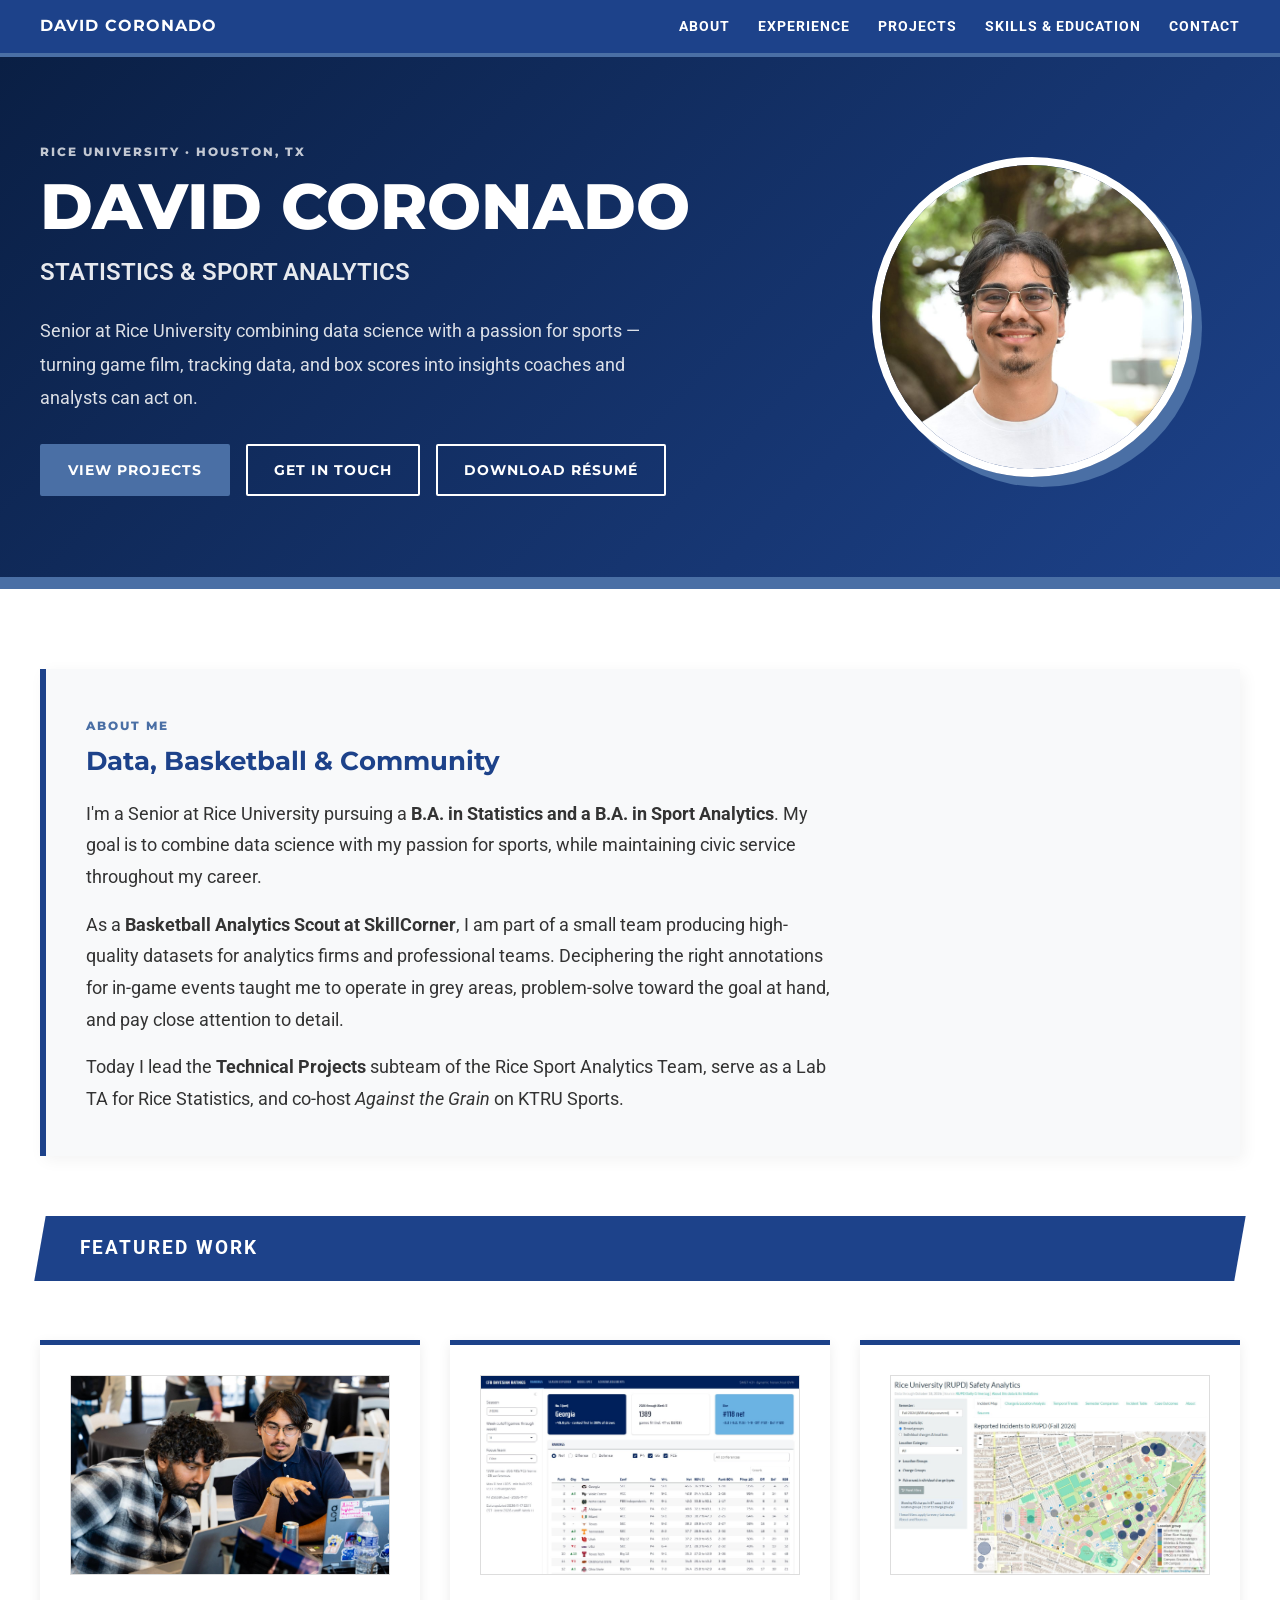
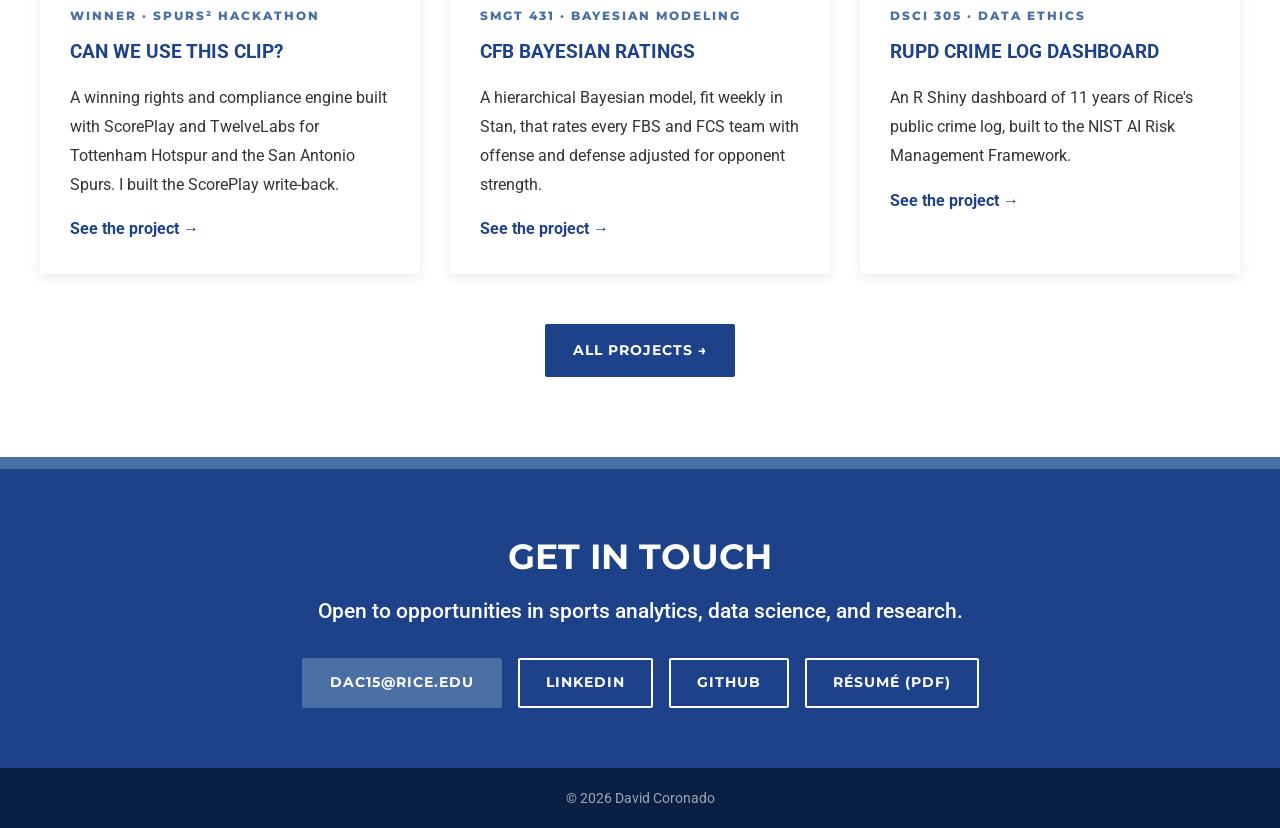
<file: index.html>
<!DOCTYPE html>
<html lang="en">
<head>
    <meta charset="UTF-8">
    <meta name="viewport" content="width=device-width, initial-scale=1.0">
    <title>David Coronado | Statistics & Sport Analytics</title>
    <meta name="description" content="Portfolio of David Coronado, Statistics and Sport Analytics student at Rice University.">
    <link rel="icon" href="docs/assets/favicon.svg" type="image/svg+xml">
    <meta property="og:type" content="website">
    <meta property="og:site_name" content="David Coronado">
    <meta property="og:title" content="David Coronado | Statistics &amp; Sport Analytics">
    <meta property="og:description" content="Portfolio of David Coronado, Statistics and Sport Analytics student at Rice University.">
    <meta property="og:url" content="https://davcrown.github.io/">
    <meta property="og:image" content="https://davcrown.github.io/docs/assets/headshot.jpg">
    <meta name="twitter:card" content="summary_large_image">
    <link rel="stylesheet" href="style.css">
    <link href="https://fonts.googleapis.com/css2?family=Montserrat:wght@700;800&family=Roboto:wght@400;500&display=swap" rel="stylesheet">
</head>
<body>

    <nav class="top-nav">
        <div class="main-container nav-inner">
            <a href="index.html" class="site-title">David Coronado</a>
            <ul class="nav-links">
                <li><a href="about.html">About</a></li>
                <li><a href="experience.html">Experience</a></li>
                <li><a href="projects.html">Projects</a></li>
                <li><a href="skills.html">Skills &amp; Education</a></li>
                <li><a href="#contact">Contact</a></li>
            </ul>
        </div>
    </nav>

    <header class="galaxy-hero split portfolio-hero">
        <div class="main-container">
            <span class="category-tag light">Rice University &middot; Houston, TX</span>
            <h1>DAVID CORONADO</h1>
            <h2>STATISTICS &amp; SPORT ANALYTICS</h2>
            <p class="hero-lede">
                Senior at Rice University combining data science with a passion for sports &mdash; turning game film, tracking data, and box scores into insights coaches and analysts can act on.
            </p>
            <div class="hero-actions">
                <a href="projects.html" class="btn btn-accent">View Projects</a>
                <a href="#contact" class="btn btn-outline">Get in Touch</a>
                <a href="docs/David-Coronado-Resume.pdf" class="btn btn-outline" download>Download R&eacute;sum&eacute;</a>
            </div>
        </div>
        <div class="viz hero-pic">
            <img src="docs/assets/headshot.jpg" alt="David Coronado headshot">
        </div>
    </header>
    <main class="main-container">

        <section class="about-block" id="about">
            <div class="text-explanation">
                <header class="section-header">
                    <span class="category-tag">About Me</span>
                    <h2>Data, Basketball &amp; Community</h2>
                </header>
                <p>
                    I'm a Senior at Rice University pursuing a <strong>B.A. in Statistics and a B.A. in Sport Analytics</strong>. My goal is to combine data science with my passion for sports, while maintaining civic service throughout my career.
                </p>
                <p>
                    As a <strong>Basketball Analytics Scout at SkillCorner</strong>, I am part of a small team producing high-quality datasets for analytics firms and professional teams. Deciphering the right annotations for in-game events taught me to operate in grey areas, problem-solve toward the goal at hand, and pay close attention to detail.
                </p>
                <p>
                    Today I lead the <strong>Technical Projects</strong> subteam of the Rice Sport Analytics Team, serve as a Lab TA for Rice Statistics, and co-host <em>Against the Grain</em> on KTRU Sports.
                </p>
            </div>
        </section>

        <header class="stats-divider">
            <div class="main-container">
                <h3>Featured Work</h3>
            </div>
        </header>

        <section class="data-block conclusion-grid">
            <a class="conclusion-card project-card" href="spurs2-hackathon.html">
                <img loading="lazy" decoding="async" src="docs/assets/spurs2-hackathon.jpg" alt="David Coronado and a teammate working during the Spurs² Hackathon">
                <span class="category-tag">Winner &middot; Spurs² Hackathon</span>
                <h4>Can We Use This Clip?</h4>
                <p>A winning rights and compliance engine built with ScorePlay and TwelveLabs for Tottenham Hotspur and the San Antonio Spurs. I built the ScorePlay write-back.</p>
                <span class="card-link">See the project &rarr;</span>
            </a>
            <a class="conclusion-card project-card" href="cfb-ratings.html">
                <img loading="lazy" decoding="async" src="docs/assets/cfb/cfb-rankings.jpg" alt="Rankings tab of the CFB Bayesian Ratings dashboard">
                <span class="category-tag">SMGT 431 &middot; Bayesian Modeling</span>
                <h4>CFB Bayesian Ratings</h4>
                <p>A hierarchical Bayesian model, fit weekly in Stan, that rates every FBS and FCS team with offense and defense adjusted for opponent strength.</p>
                <span class="card-link">See the project &rarr;</span>
            </a>
            <a class="conclusion-card project-card" href="rupd-dashboard.html">
                <img loading="lazy" decoding="async" src="docs/assets/dashboard.jpg" alt="Incident Map tab of the RUPD Crime Log Dashboard">
                <span class="category-tag">DSCI 305 &middot; Data Ethics</span>
                <h4>RUPD Crime Log Dashboard</h4>
                <p>An R Shiny dashboard of 11 years of Rice's public crime log, built to the NIST AI Risk Management Framework.</p>
                <span class="card-link">See the project &rarr;</span>
            </a>
        </section>

        <div class="more-link">
            <a href="projects.html" class="btn btn-blue">All Projects &rarr;</a>
        </div>

    </main>

    <!-- CONTACT -->
    <section class="final-statement" id="contact">
        <div class="main-container">
            <h3 class="contact-title">Get in Touch</h3>
            <p>Open to opportunities in sports analytics, data science, and research.</p>
            <div class="hero-actions centered">
                <a href="mailto:dac15@rice.edu" class="btn btn-accent">dac15@rice.edu</a>
                <a href="https://www.linkedin.com/in/david-coronado-189642289" class="btn btn-outline" target="_blank" rel="noopener">LinkedIn</a>
                <a href="https://github.com/davcrown" class="btn btn-outline" target="_blank" rel="noopener">GitHub</a>
                <a href="docs/David-Coronado-Resume.pdf" class="btn btn-outline" download>R&eacute;sum&eacute; (PDF)</a>
            </div>
        </div>
    </section>

    <footer class="site-footer">
        <div class="main-container">&copy; 2026 David Coronado</div>
    </footer>

</body>
</html>
</file>
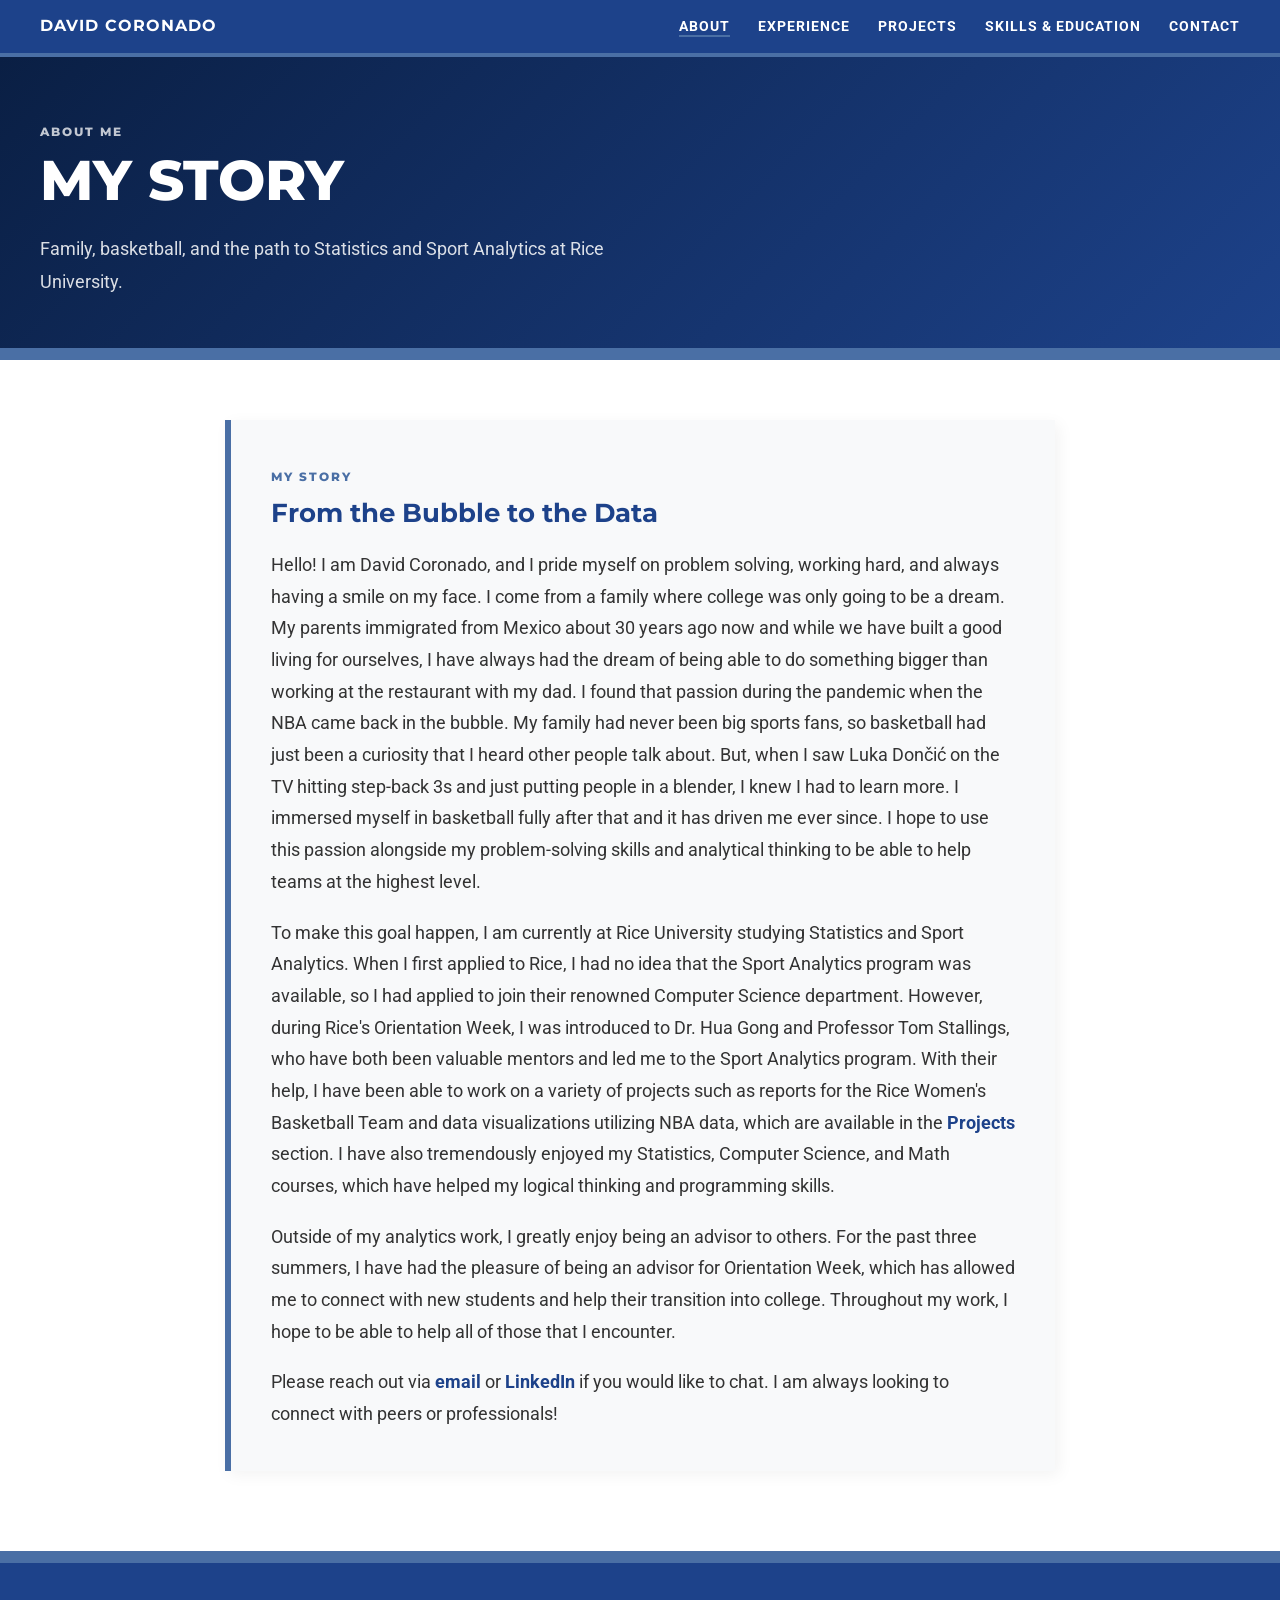
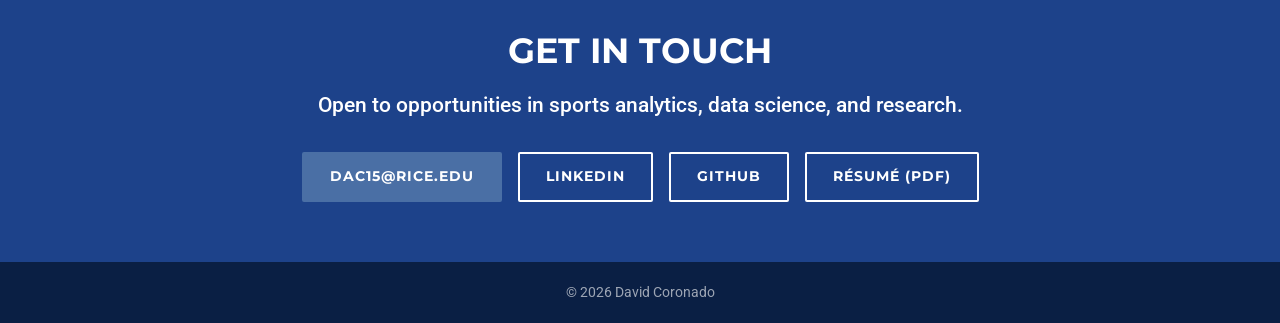
<file: about.html>
<!DOCTYPE html>
<html lang="en">
<head>
    <meta charset="UTF-8">
    <meta name="viewport" content="width=device-width, initial-scale=1.0">
    <title>About | David Coronado</title>
    <meta name="description" content="David Coronado's story: from the NBA bubble to Statistics and Sport Analytics at Rice University.">
    <link rel="icon" href="docs/assets/favicon.svg" type="image/svg+xml">
    <meta property="og:type" content="website">
    <meta property="og:site_name" content="David Coronado">
    <meta property="og:title" content="About | David Coronado">
    <meta property="og:description" content="David Coronado's story: from the NBA bubble to Statistics and Sport Analytics at Rice University.">
    <meta property="og:url" content="https://davcrown.github.io/about.html">
    <meta property="og:image" content="https://davcrown.github.io/docs/assets/headshot.jpg">
    <meta name="twitter:card" content="summary_large_image">
    <link rel="stylesheet" href="style.css">
    <link href="https://fonts.googleapis.com/css2?family=Montserrat:wght@700;800&family=Roboto:wght@400;500&display=swap" rel="stylesheet">
</head>
<body>

    <nav class="top-nav">
        <div class="main-container nav-inner">
            <a href="index.html" class="site-title">David Coronado</a>
            <ul class="nav-links">
                <li><a href="about.html" class="active" aria-current="page">About</a></li>
                <li><a href="experience.html">Experience</a></li>
                <li><a href="projects.html">Projects</a></li>
                <li><a href="skills.html">Skills &amp; Education</a></li>
                <li><a href="#contact">Contact</a></li>
            </ul>
        </div>
    </nav>


    <header class="page-hero">
        <div class="main-container">
            <span class="category-tag light">About Me</span>
            <h1>MY STORY</h1>
            <p class="hero-lede">Family, basketball, and the path to Statistics and Sport Analytics at Rice University.</p>
        </div>
    </header>

    <main class="main-container">

        <section class="story-block">
            <header class="section-header">
                <span class="category-tag">My Story</span>
                <h2>From the Bubble to the Data</h2>
            </header>
            <p>
                Hello! I am David Coronado, and I pride myself on problem solving, working hard, and always having a smile on my face. I come from a family where college was only going to be a dream. My parents immigrated from Mexico about 30 years ago now and while we have built a good living for ourselves, I have always had the dream of being able to do something bigger than working at the restaurant with my dad. I found that passion during the pandemic when the NBA came back in the bubble. My family had never been big sports fans, so basketball had just been a curiosity that I heard other people talk about. But, when I saw Luka Dončić on the TV hitting step-back 3s and just putting people in a blender, I knew I had to learn more. I immersed myself in basketball fully after that and it has driven me ever since. I hope to use this passion alongside my problem-solving skills and analytical thinking to be able to help teams at the highest level.
            </p>
            <p>
                To make this goal happen, I am currently at Rice University studying Statistics and Sport Analytics. When I first applied to Rice, I had no idea that the Sport Analytics program was available, so I had applied to join their renowned Computer Science department. However, during Rice's Orientation Week, I was introduced to Dr. Hua Gong and Professor Tom Stallings, who have both been valuable mentors and led me to the Sport Analytics program. With their help, I have been able to work on a variety of projects such as reports for the Rice Women's Basketball Team and data visualizations utilizing NBA data, which are available in the <a href="projects.html">Projects</a> section. I have also tremendously enjoyed my Statistics, Computer Science, and Math courses, which have helped my logical thinking and programming skills.
            </p>
            <p>
                Outside of my analytics work, I greatly enjoy being an advisor to others. For the past three summers, I have had the pleasure of being an advisor for Orientation Week, which has allowed me to connect with new students and help their transition into college. Throughout my work, I hope to be able to help all of those that I encounter.
            </p>
            <p>
                Please reach out via <a href="mailto:dac15@rice.edu">email</a> or <a href="https://www.linkedin.com/in/david-coronado-189642289" target="_blank" rel="noopener">LinkedIn</a> if you would like to chat. I am always looking to connect with peers or professionals!
            </p>
        </section>

    </main>

    <!-- CONTACT -->
    <section class="final-statement" id="contact">
        <div class="main-container">
            <h3 class="contact-title">Get in Touch</h3>
            <p>Open to opportunities in sports analytics, data science, and research.</p>
            <div class="hero-actions centered">
                <a href="mailto:dac15@rice.edu" class="btn btn-accent">dac15@rice.edu</a>
                <a href="https://www.linkedin.com/in/david-coronado-189642289" class="btn btn-outline" target="_blank" rel="noopener">LinkedIn</a>
                <a href="https://github.com/davcrown" class="btn btn-outline" target="_blank" rel="noopener">GitHub</a>
                <a href="docs/David-Coronado-Resume.pdf" class="btn btn-outline" download>R&eacute;sum&eacute; (PDF)</a>
            </div>
        </div>
    </section>

    <footer class="site-footer">
        <div class="main-container">&copy; 2026 David Coronado</div>
    </footer>

</body>
</html>
</file>
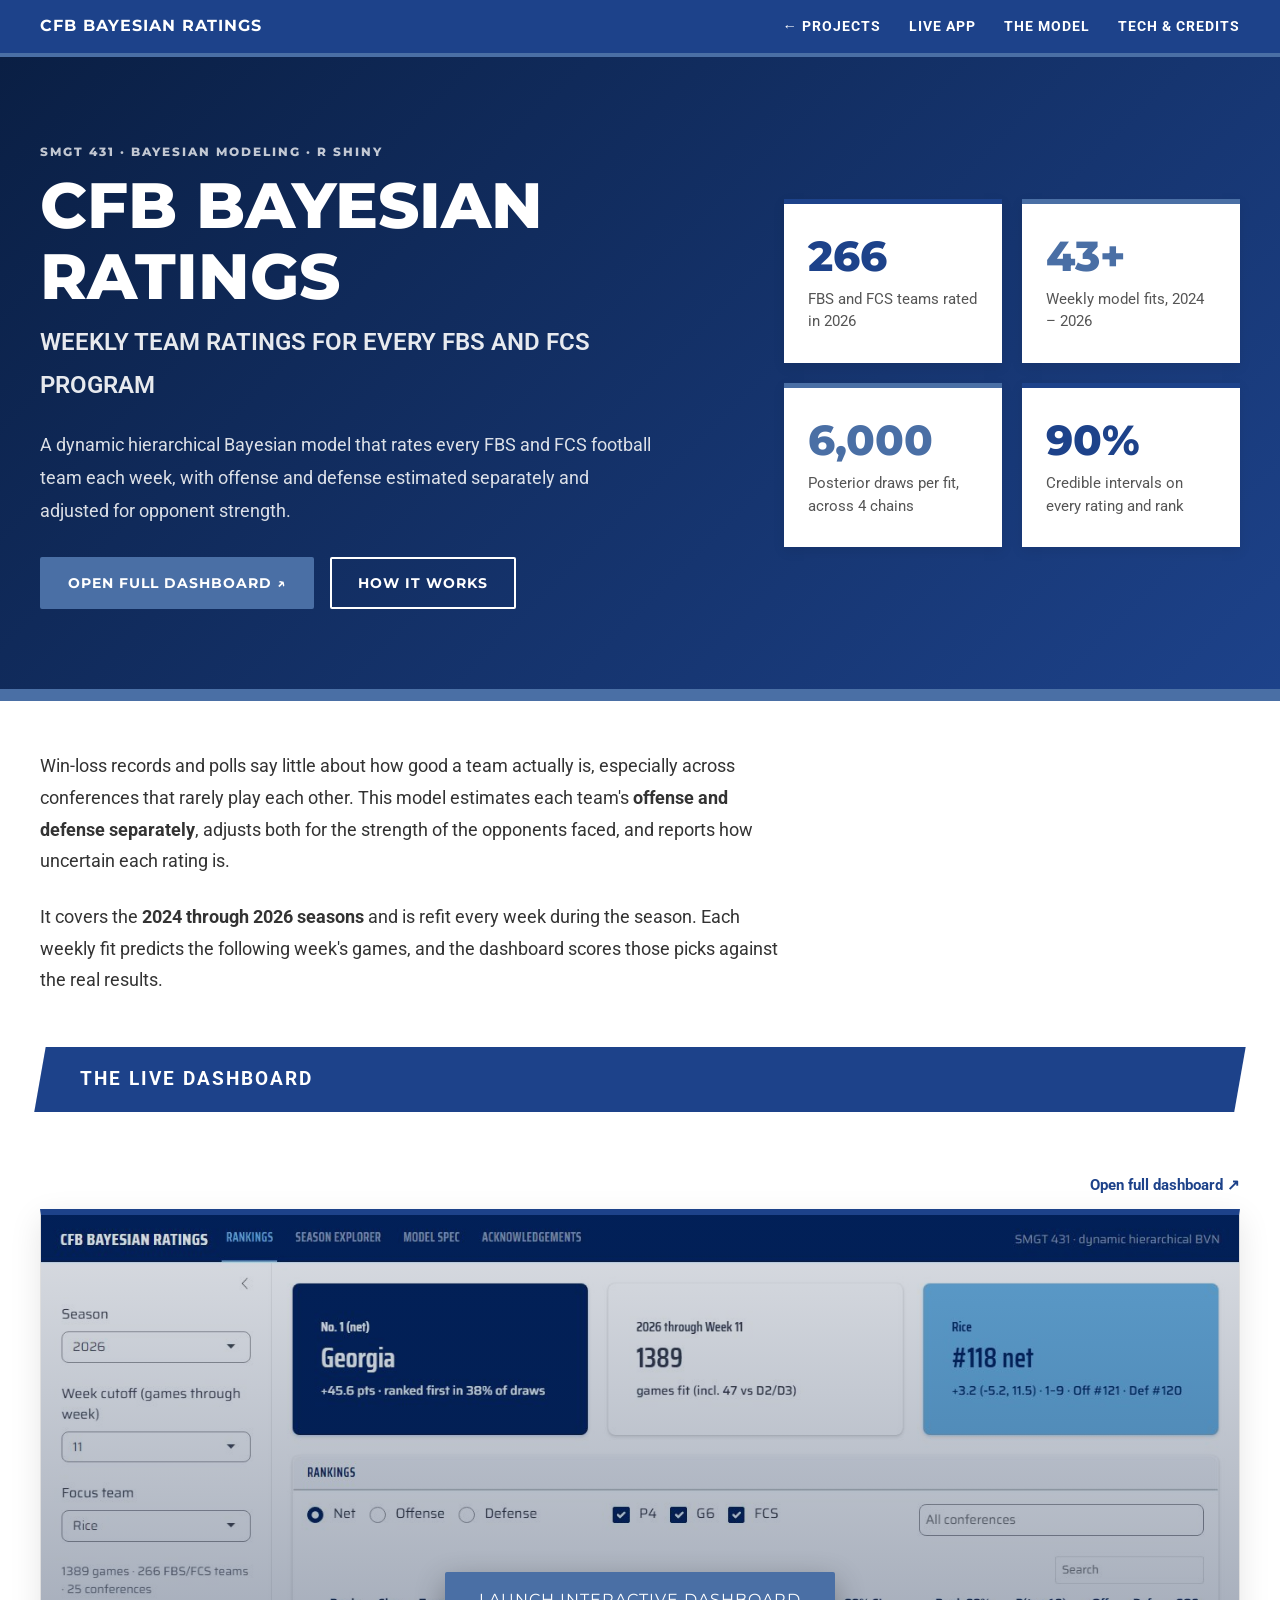
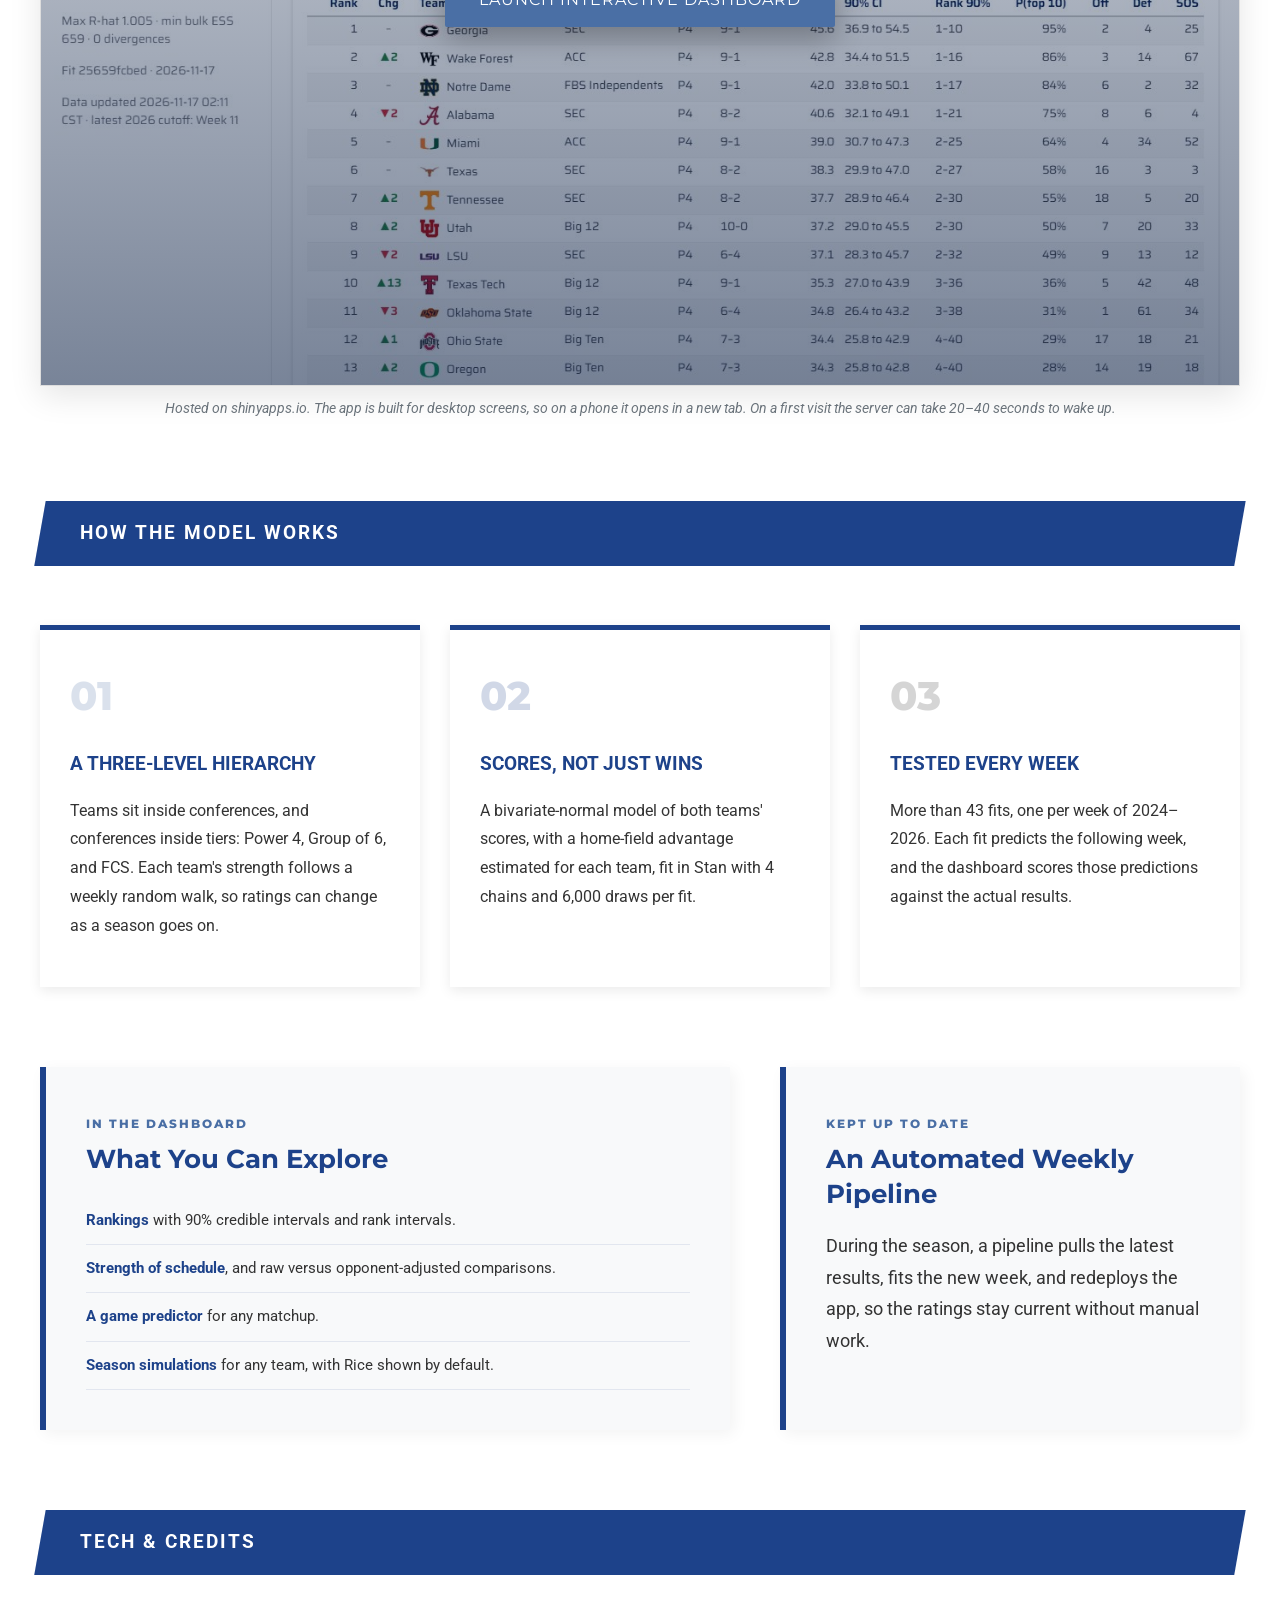
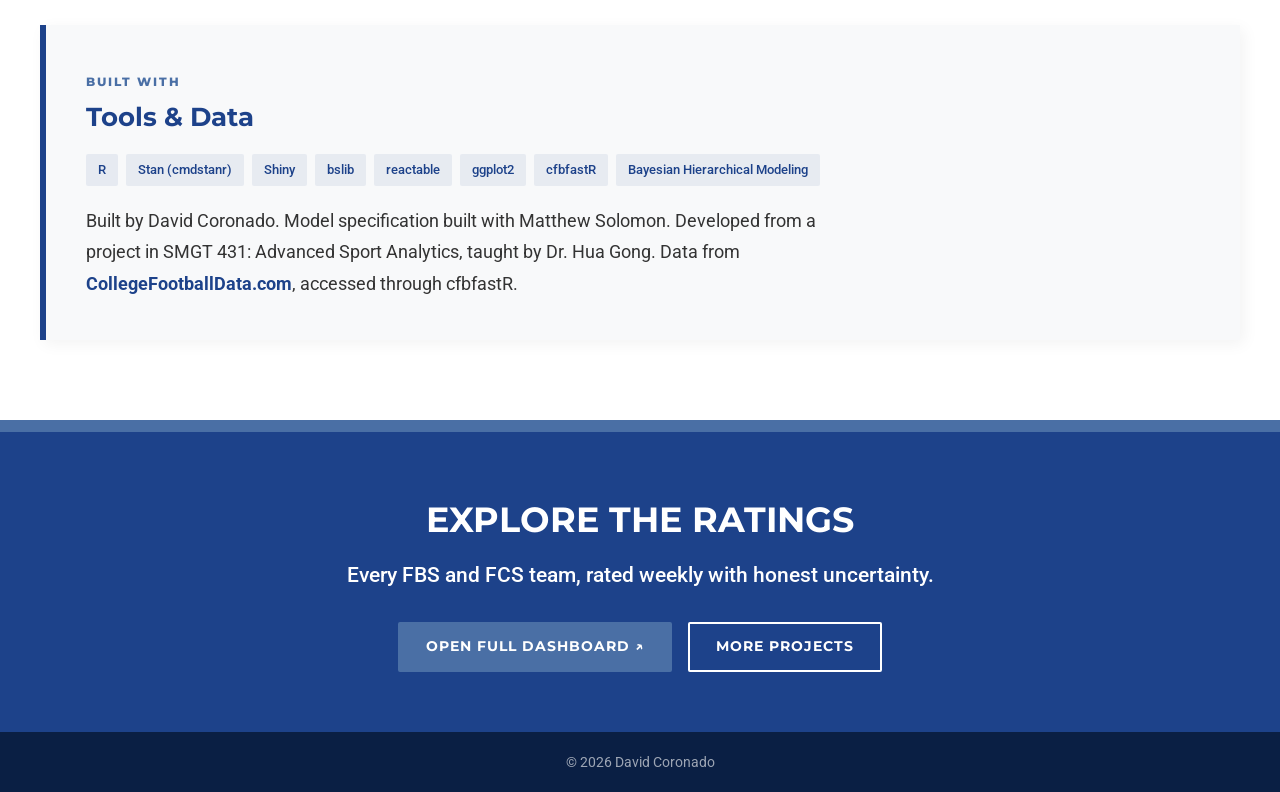
<file: cfb-ratings.html>
<!DOCTYPE html>
<html lang="en">
<head>
    <meta charset="UTF-8">
    <meta name="viewport" content="width=device-width, initial-scale=1.0">
    <title>CFB Bayesian Ratings | David Coronado</title>
    <meta name="description" content="A dynamic hierarchical Bayesian model, fit in Stan, that rates every FBS and FCS college football team each week, with offense and defense estimated separately and adjusted for opponent strength.">
    <link rel="icon" href="docs/assets/favicon.svg" type="image/svg+xml">
    <meta property="og:type" content="website">
    <meta property="og:site_name" content="David Coronado">
    <meta property="og:title" content="CFB Bayesian Ratings | David Coronado">
    <meta property="og:description" content="A dynamic hierarchical Bayesian model, fit in Stan, that rates every FBS and FCS college football team each week, with offense and defense estimated separately and adjusted for opponent strength.">
    <meta property="og:url" content="https://davcrown.github.io/cfb-ratings.html">
    <meta property="og:image" content="https://davcrown.github.io/docs/assets/cfb/cfb-rankings.jpg">
    <meta name="twitter:card" content="summary_large_image">
    <link rel="stylesheet" href="style.css">
    <link href="https://fonts.googleapis.com/css2?family=Montserrat:wght@700;800&family=Roboto:wght@400;500&display=swap" rel="stylesheet">
</head>
<body>

    <nav class="top-nav">
        <div class="main-container nav-inner">
            <span class="site-title">CFB Bayesian Ratings</span>
            <ul class="nav-links">
                <li><a href="projects.html">&larr; Projects</a></li>
                <li><a href="#app">Live App</a></li>
                <li><a href="#model">The Model</a></li>
                <li><a href="#tech">Tech &amp; Credits</a></li>
            </ul>
        </div>
    </nav>

    <header class="galaxy-hero split portfolio-hero">
        <div class="main-container">
            <span class="category-tag light">SMGT 431 &middot; Bayesian Modeling &middot; R Shiny</span>
            <h1>CFB BAYESIAN RATINGS</h1>
            <h2>WEEKLY TEAM RATINGS FOR EVERY FBS AND FCS PROGRAM</h2>
            <p class="hero-lede">
                A dynamic hierarchical Bayesian model that rates every FBS and FCS football team each week, with offense and defense estimated separately and adjusted for opponent strength.
            </p>
            <div class="hero-actions">
                <a href="https://dacrown.shinyapps.io/cfb-bayes-ratings/" class="btn btn-accent" target="_blank" rel="noopener">Open Full Dashboard &#8599;</a>
                <a href="#model" class="btn btn-outline">How It Works</a>
            </div>
        </div>
        <div class="stat-cards hero-stats">
            <div class="stat-card">
                <span class="stat-number">266</span>
                <span class="stat-label">FBS and FCS teams rated in 2026</span>
            </div>
            <div class="stat-card accent">
                <span class="stat-number">43+</span>
                <span class="stat-label">Weekly model fits, 2024 &ndash; 2026</span>
            </div>
            <div class="stat-card accent">
                <span class="stat-number">6,000</span>
                <span class="stat-label">Posterior draws per fit, across 4 chains</span>
            </div>
            <div class="stat-card">
                <span class="stat-number">90%</span>
                <span class="stat-label">Credible intervals on every rating and rank</span>
            </div>
        </div>
    </header>

    <main class="main-container">

        <!-- OVERVIEW -->
        <section class="intro-block">
            <p>
                Win-loss records and polls say little about how good a team actually is, especially across conferences that rarely play each other. This model estimates each team's <strong>offense and defense separately</strong>, adjusts both for the strength of the opponents faced, and reports how uncertain each rating is.
            </p>
            <p>
                It covers the <strong>2024 through 2026 seasons</strong> and is refit every week during the season. Each weekly fit predicts the following week's games, and the dashboard scores those picks against the real results.
            </p>
        </section>

        <!-- LIVE APP -->
        <header class="stats-divider" id="app">
            <div class="main-container">
                <h3>The Live Dashboard</h3>
            </div>
        </header>

        <section class="app-embed">
            <p class="embed-actions">
                <a href="https://dacrown.shinyapps.io/cfb-bayes-ratings/" target="_blank" rel="noopener">Open full dashboard &#8599;</a>
            </p>
            <div class="app-frame lazy-embed" id="cfb-embed" data-src="https://dacrown.shinyapps.io/cfb-bayes-ratings/" data-title="CFB Bayesian Ratings dashboard">
                <div class="embed-preview">
                    <img src="docs/assets/cfb/cfb-rankings.jpg" alt="The Rankings tab of the CFB Bayesian Ratings dashboard, with Georgia ranked first and 90% credible intervals for each team" width="1400" height="900">
                    <div class="embed-overlay">
                        <button type="button" class="btn btn-accent embed-launch">Launch interactive dashboard</button>
                        <a href="https://dacrown.shinyapps.io/cfb-bayes-ratings/" class="btn btn-accent embed-open" target="_blank" rel="noopener">Open full dashboard &#8599;</a>
                    </div>
                </div>
                <div class="embed-loading" hidden>Loading dashboard&hellip; the server may take a moment to wake up.</div>
            </div>
            <p class="caption">
                Hosted on shinyapps.io. The app is built for desktop screens, so on a phone it opens in a new tab. On a first visit the server can take 20&ndash;40 seconds to wake up.
            </p>
        </section>

        <!-- MODEL -->
        <header class="stats-divider" id="model">
            <div class="main-container">
                <h3>How the Model Works</h3>
            </div>
        </header>

        <section class="data-block conclusion-grid">
            <div class="conclusion-card">
                <div class="icon-header" style="color: var(--accent);">01</div>
                <h4>A Three-Level Hierarchy</h4>
                <p>Teams sit inside conferences, and conferences inside tiers: Power 4, Group of 6, and FCS. Each team's strength follows a weekly random walk, so ratings can change as a season goes on.</p>
            </div>
            <div class="conclusion-card">
                <div class="icon-header" style="color: var(--nba-blue);">02</div>
                <h4>Scores, Not Just Wins</h4>
                <p>A bivariate-normal model of both teams' scores, with a home-field advantage estimated for each team, fit in Stan with 4 chains and 6,000 draws per fit.</p>
            </div>
            <div class="conclusion-card">
                <div class="icon-header">03</div>
                <h4>Tested Every Week</h4>
                <p>More than 43 fits, one per week of 2024&ndash;2026. Each fit predicts the following week, and the dashboard scores those predictions against the actual results.</p>
            </div>
        </section>

        <section class="data-block split">
            <div class="text-explanation">
                <header class="section-header">
                    <span class="category-tag">In the Dashboard</span>
                    <h2>What You Can Explore</h2>
                </header>
                <ul class="stats-list">
                    <li><strong>Rankings</strong> with 90% credible intervals and rank intervals.</li>
                    <li><strong>Strength of schedule</strong>, and raw versus opponent-adjusted comparisons.</li>
                    <li><strong>A game predictor</strong> for any matchup.</li>
                    <li><strong>Season simulations</strong> for any team, with Rice shown by default.</li>
                </ul>
            </div>
            <div class="text-explanation">
                <header class="section-header">
                    <span class="category-tag">Kept Up to Date</span>
                    <h2>An Automated Weekly Pipeline</h2>
                </header>
                <p>
                    During the season, a pipeline pulls the latest results, fits the new week, and redeploys the app, so the ratings stay current without manual work.
                </p>
            </div>
        </section>

        <!-- TECH & CREDITS -->
        <header class="stats-divider" id="tech">
            <div class="main-container">
                <h3>Tech &amp; Credits</h3>
            </div>
        </header>

        <section class="text-explanation coursework-block">
            <header class="section-header">
                <span class="category-tag">Built With</span>
                <h2>Tools &amp; Data</h2>
            </header>
            <ul class="tag-list">
                <li>R</li>
                <li>Stan (cmdstanr)</li>
                <li>Shiny</li>
                <li>bslib</li>
                <li>reactable</li>
                <li>ggplot2</li>
                <li>cfbfastR</li>
                <li>Bayesian Hierarchical Modeling</li>
            </ul>
            <p>
                Built by David Coronado. Model specification built with Matthew Solomon. Developed from a project in SMGT 431: Advanced Sport Analytics, taught by Dr. Hua Gong. Data from <a href="https://collegefootballdata.com" target="_blank" rel="noopener">CollegeFootballData.com</a>, accessed through cfbfastR.
            </p>
        </section>

    </main>

    <section class="final-statement">
        <div class="main-container">
            <h3 class="contact-title">Explore the Ratings</h3>
            <p>Every FBS and FCS team, rated weekly with honest uncertainty.</p>
            <div class="hero-actions centered">
                <a href="https://dacrown.shinyapps.io/cfb-bayes-ratings/" class="btn btn-accent" target="_blank" rel="noopener">Open Full Dashboard &#8599;</a>
                <a href="projects.html" class="btn btn-outline">More Projects</a>
            </div>
        </div>
    </section>

    <footer class="site-footer">
        <div class="main-container">&copy; 2026 David Coronado</div>
    </footer>

    <script src="embed.js"></script>

</body>
</html>
</file>
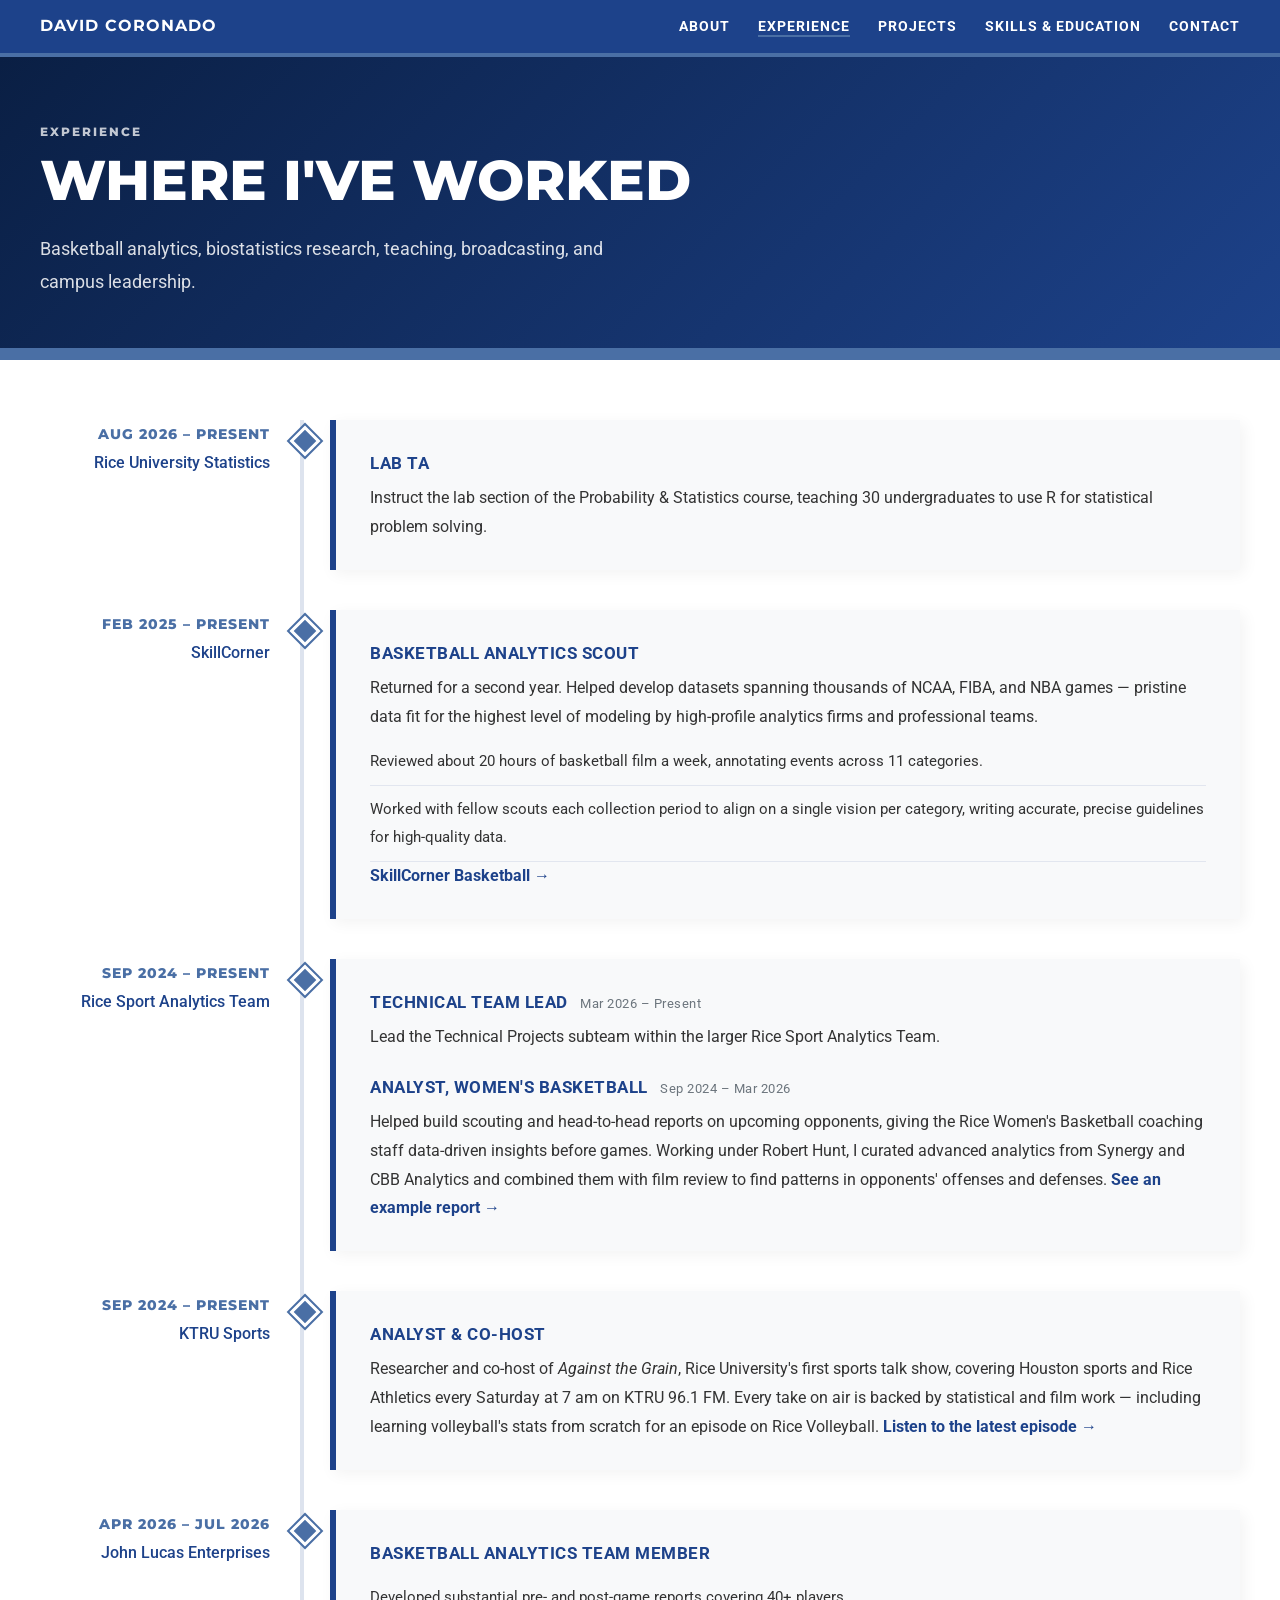
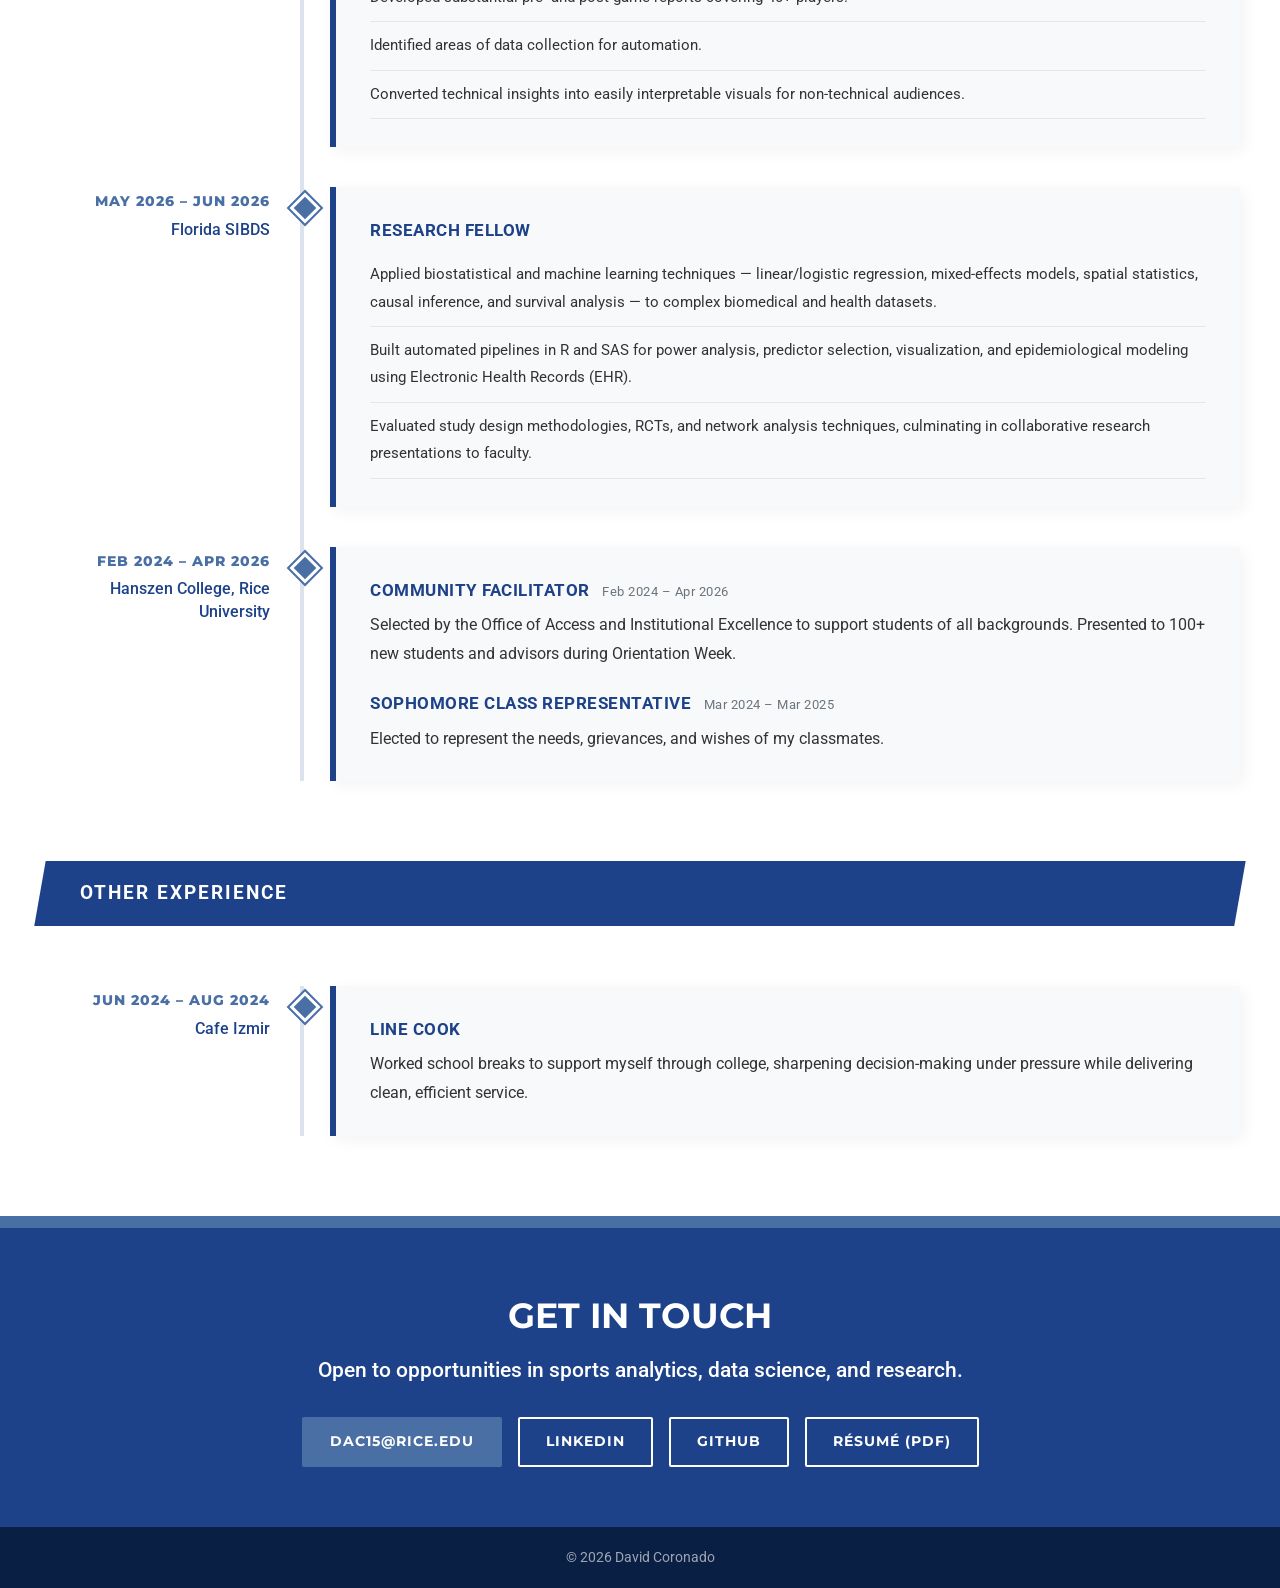
<file: experience.html>
<!DOCTYPE html>
<html lang="en">
<head>
    <meta charset="UTF-8">
    <meta name="viewport" content="width=device-width, initial-scale=1.0">
    <title>Experience | David Coronado</title>
    <meta name="description" content="David Coronado's experience in basketball analytics, research, teaching, and campus leadership.">
    <link rel="icon" href="docs/assets/favicon.svg" type="image/svg+xml">
    <meta property="og:type" content="website">
    <meta property="og:site_name" content="David Coronado">
    <meta property="og:title" content="Experience | David Coronado">
    <meta property="og:description" content="David Coronado's experience in basketball analytics, research, teaching, and campus leadership.">
    <meta property="og:url" content="https://davcrown.github.io/experience.html">
    <meta property="og:image" content="https://davcrown.github.io/docs/assets/headshot.jpg">
    <meta name="twitter:card" content="summary_large_image">
    <link rel="stylesheet" href="style.css">
    <link href="https://fonts.googleapis.com/css2?family=Montserrat:wght@700;800&family=Roboto:wght@400;500&display=swap" rel="stylesheet">
</head>
<body>

    <nav class="top-nav">
        <div class="main-container nav-inner">
            <a href="index.html" class="site-title">David Coronado</a>
            <ul class="nav-links">
                <li><a href="about.html">About</a></li>
                <li><a href="experience.html" class="active" aria-current="page">Experience</a></li>
                <li><a href="projects.html">Projects</a></li>
                <li><a href="skills.html">Skills &amp; Education</a></li>
                <li><a href="#contact">Contact</a></li>
            </ul>
        </div>
    </nav>


    <header class="page-hero">
        <div class="main-container">
            <span class="category-tag light">Experience</span>
            <h1>WHERE I'VE WORKED</h1>
            <p class="hero-lede">Basketball analytics, biostatistics research, teaching, broadcasting, and campus leadership.</p>
        </div>
    </header>

    <main class="main-container">

        <section class="timeline">

            <article class="timeline-item">
                <div class="timeline-meta">
                    <span class="timeline-date">Aug 2026 &ndash; Present</span>
                    <span class="timeline-org">Rice University Statistics</span>
                </div>
                <div class="timeline-card">
                    <h4>Lab TA</h4>
                    <p>Instruct the lab section of the Probability &amp; Statistics course, teaching 30 undergraduates to use R for statistical problem solving.</p>
                </div>
            </article>

            <article class="timeline-item">
                <div class="timeline-meta">
                    <span class="timeline-date">Feb 2025 &ndash; Present</span>
                    <span class="timeline-org">SkillCorner</span>
                </div>
                <div class="timeline-card">
                    <h4>Basketball Analytics Scout</h4>
                    <p>Returned for a second year. Helped develop datasets spanning thousands of NCAA, FIBA, and NBA games &mdash; pristine data fit for the highest level of modeling by high-profile analytics firms and professional teams.</p>
                    <ul class="stats-list">
                        <li>Reviewed about 20 hours of basketball film a week, annotating events across 11 categories.</li>
                        <li>Worked with fellow scouts each collection period to align on a single vision per category, writing accurate, precise guidelines for high-quality data.</li>
                    </ul>
                    <p><a href="https://skillcorner.com/basketball" target="_blank" rel="noopener">SkillCorner Basketball &rarr;</a></p>
                </div>
            </article>

            <article class="timeline-item">
                <div class="timeline-meta">
                    <span class="timeline-date">Sep 2024 &ndash; Present</span>
                    <span class="timeline-org">Rice Sport Analytics Team</span>
                </div>
                <div class="timeline-card">
                    <h4>Technical Team Lead <span class="role-date">Mar 2026 &ndash; Present</span></h4>
                    <p>Lead the Technical Projects subteam within the larger Rice Sport Analytics Team.</p>
                    <h4>Analyst, Women's Basketball <span class="role-date">Sep 2024 &ndash; Mar 2026</span></h4>
                    <p>Helped build scouting and head-to-head reports on upcoming opponents, giving the Rice Women's Basketball coaching staff data-driven insights before games. Working under Robert Hunt, I curated advanced analytics from Synergy and CBB Analytics and combined them with film review to find patterns in opponents' offenses and defenses. <a href="https://drive.google.com/file/d/1w32iXsZ_NJn7eGvjwMeFDxsO8RMoNdv_/view?usp=sharing" target="_blank" rel="noopener">See an example report &rarr;</a></p>
                </div>
            </article>

            <article class="timeline-item">
                <div class="timeline-meta">
                    <span class="timeline-date">Sep 2024 &ndash; Present</span>
                    <span class="timeline-org">KTRU Sports</span>
                </div>
                <div class="timeline-card">
                    <h4>Analyst &amp; Co-Host</h4>
                    <p>Researcher and co-host of <em>Against the Grain</em>, Rice University's first sports talk show, covering Houston sports and Rice Athletics every Saturday at 7 am on KTRU 96.1 FM. Every take on air is backed by statistical and film work &mdash; including learning volleyball's stats from scratch for an episode on Rice Volleyball. <a href="https://rss.com/podcasts/ktru-sports/" target="_blank" rel="noopener">Listen to the latest episode &rarr;</a></p>
                </div>
            </article>

            <article class="timeline-item">
                <div class="timeline-meta">
                    <span class="timeline-date">Apr 2026 &ndash; Jul 2026</span>
                    <span class="timeline-org">John Lucas Enterprises</span>
                </div>
                <div class="timeline-card">
                    <h4>Basketball Analytics Team Member</h4>
                    <ul class="stats-list">
                        <li>Developed substantial pre- and post-game reports covering 40+ players.</li>
                        <li>Identified areas of data collection for automation.</li>
                        <li>Converted technical insights into easily interpretable visuals for non-technical audiences.</li>
                    </ul>
                </div>
            </article>

            <article class="timeline-item">
                <div class="timeline-meta">
                    <span class="timeline-date">May 2026 &ndash; Jun 2026</span>
                    <span class="timeline-org">Florida SIBDS</span>
                </div>
                <div class="timeline-card">
                    <h4>Research Fellow</h4>
                    <ul class="stats-list">
                        <li>Applied biostatistical and machine learning techniques &mdash; linear/logistic regression, mixed-effects models, spatial statistics, causal inference, and survival analysis &mdash; to complex biomedical and health datasets.</li>
                        <li>Built automated pipelines in R and SAS for power analysis, predictor selection, visualization, and epidemiological modeling using Electronic Health Records (EHR).</li>
                        <li>Evaluated study design methodologies, RCTs, and network analysis techniques, culminating in collaborative research presentations to faculty.</li>
                    </ul>
                </div>
            </article>

            <article class="timeline-item">
                <div class="timeline-meta">
                    <span class="timeline-date">Feb 2024 &ndash; Apr 2026</span>
                    <span class="timeline-org">Hanszen College, Rice University</span>
                </div>
                <div class="timeline-card">
                    <h4>Community Facilitator <span class="role-date">Feb 2024 &ndash; Apr 2026</span></h4>
                    <p>Selected by the Office of Access and Institutional Excellence to support students of all backgrounds. Presented to 100+ new students and advisors during Orientation Week.</p>
                    <h4>Sophomore Class Representative <span class="role-date">Mar 2024 &ndash; Mar 2025</span></h4>
                    <p>Elected to represent the needs, grievances, and wishes of my classmates.</p>
                </div>
            </article>

        </section>

        <header class="stats-divider">
            <div class="main-container">
                <h3>Other Experience</h3>
            </div>
        </header>

        <section class="timeline">

            <article class="timeline-item">
                <div class="timeline-meta">
                    <span class="timeline-date">Jun 2024 &ndash; Aug 2024</span>
                    <span class="timeline-org">Cafe Izmir</span>
                </div>
                <div class="timeline-card">
                    <h4>Line Cook</h4>
                    <p>Worked school breaks to support myself through college, sharpening decision-making under pressure while delivering clean, efficient service.</p>
                </div>
            </article>

        </section>

    </main>

    <!-- CONTACT -->
    <section class="final-statement" id="contact">
        <div class="main-container">
            <h3 class="contact-title">Get in Touch</h3>
            <p>Open to opportunities in sports analytics, data science, and research.</p>
            <div class="hero-actions centered">
                <a href="mailto:dac15@rice.edu" class="btn btn-accent">dac15@rice.edu</a>
                <a href="https://www.linkedin.com/in/david-coronado-189642289" class="btn btn-outline" target="_blank" rel="noopener">LinkedIn</a>
                <a href="https://github.com/davcrown" class="btn btn-outline" target="_blank" rel="noopener">GitHub</a>
                <a href="docs/David-Coronado-Resume.pdf" class="btn btn-outline" download>R&eacute;sum&eacute; (PDF)</a>
            </div>
        </div>
    </section>

    <footer class="site-footer">
        <div class="main-container">&copy; 2026 David Coronado</div>
    </footer>

</body>
</html>
</file>
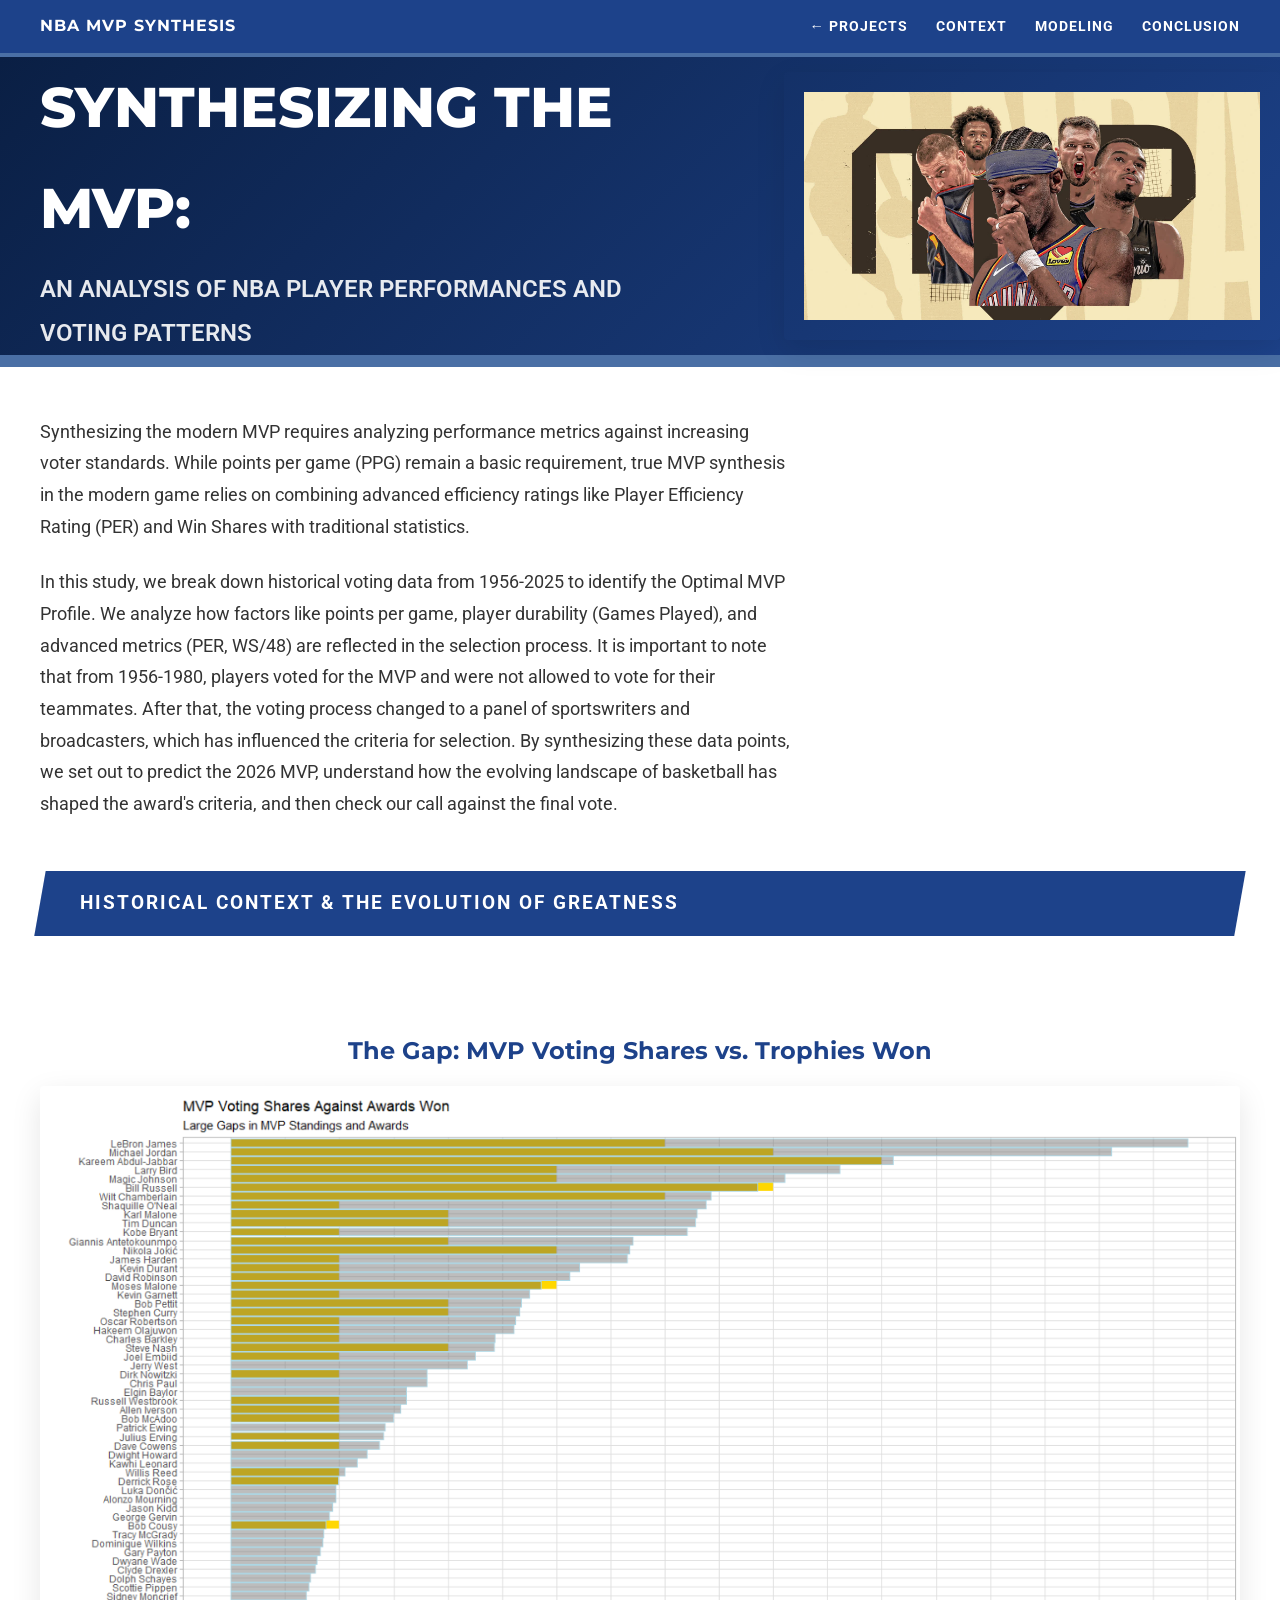
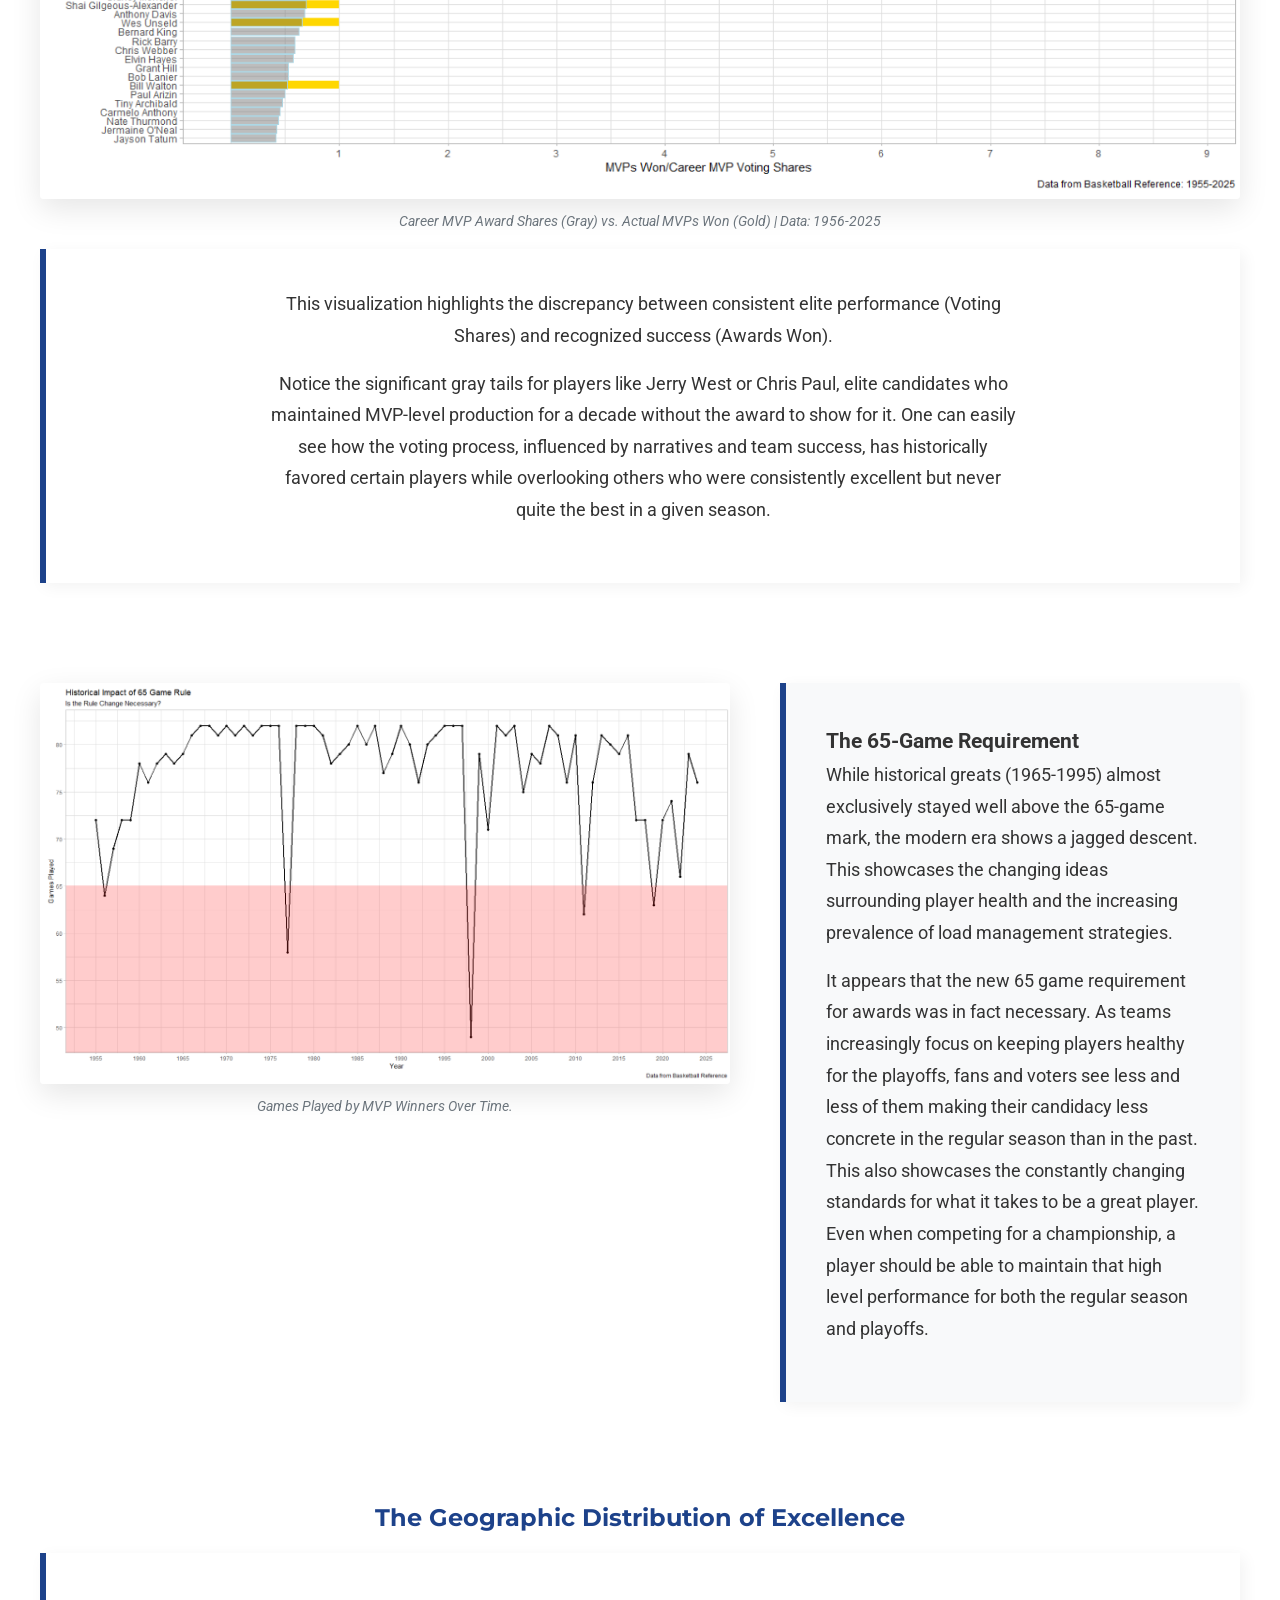
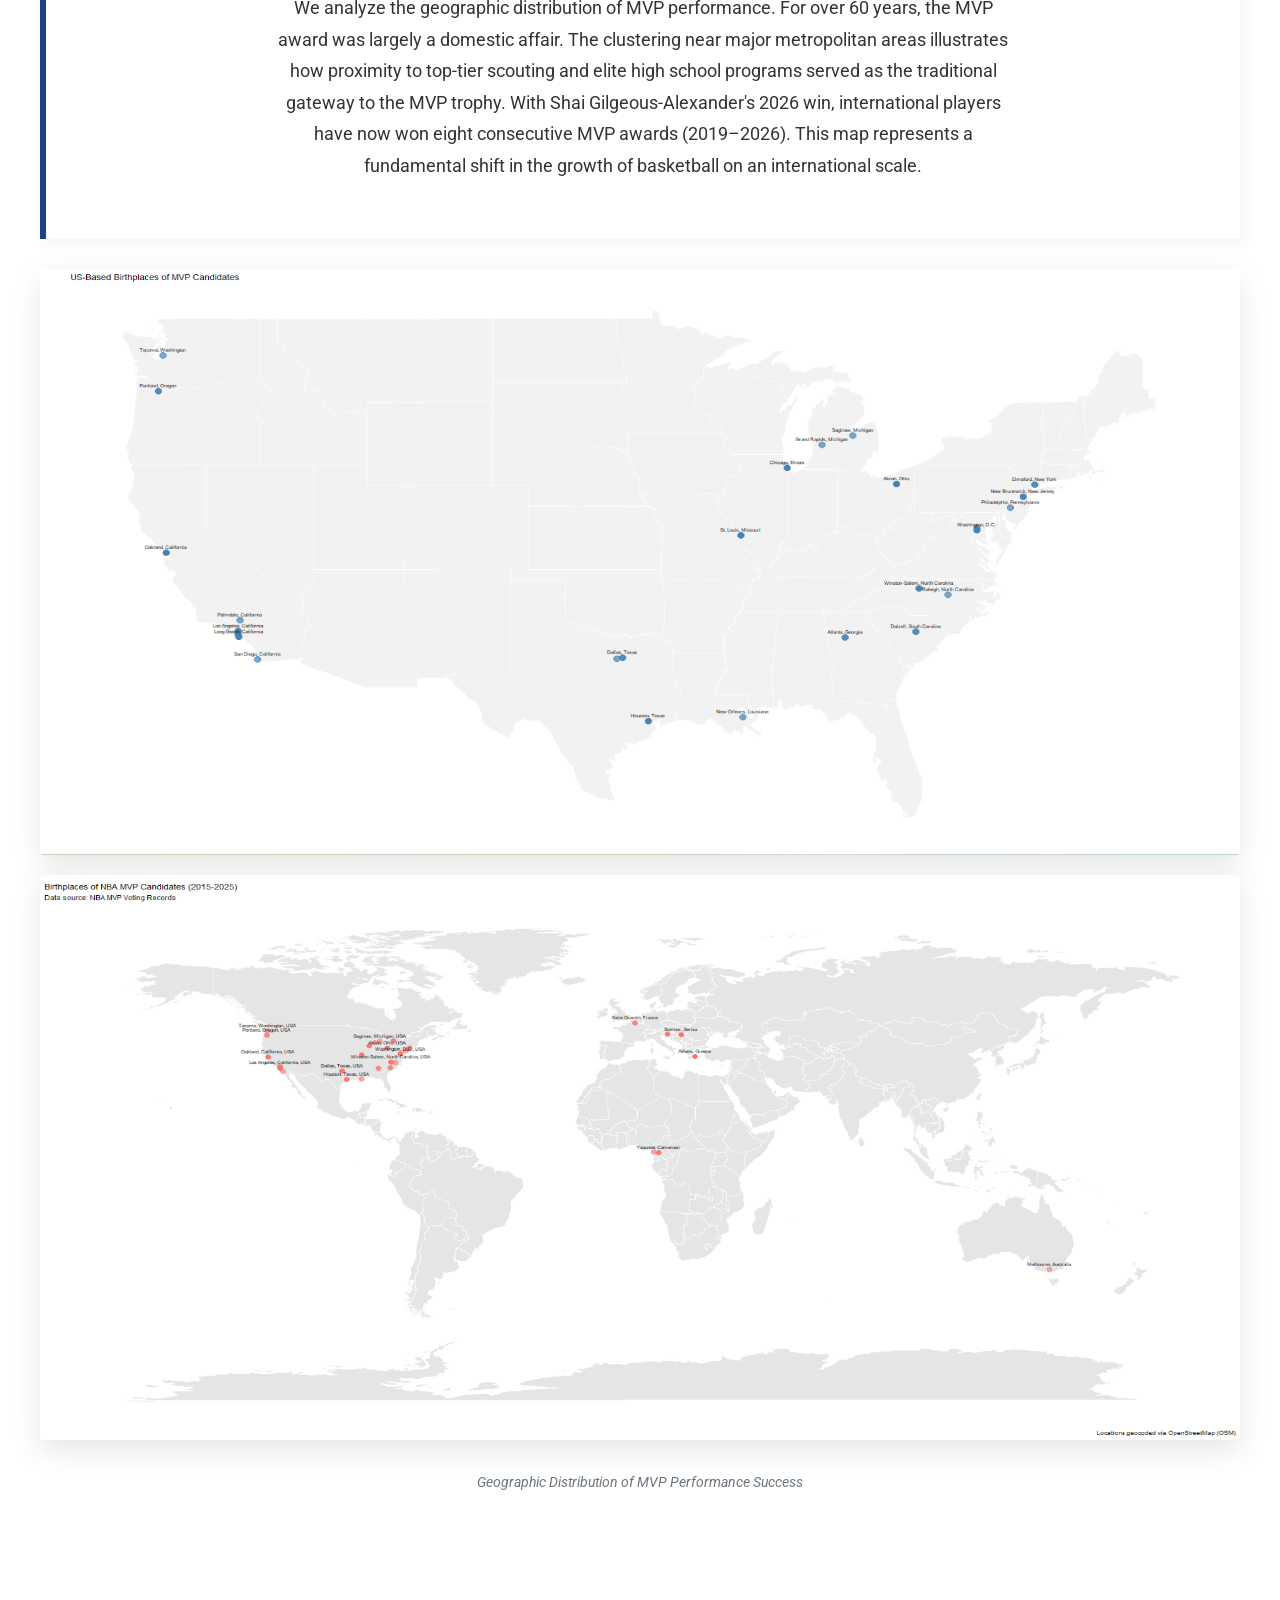
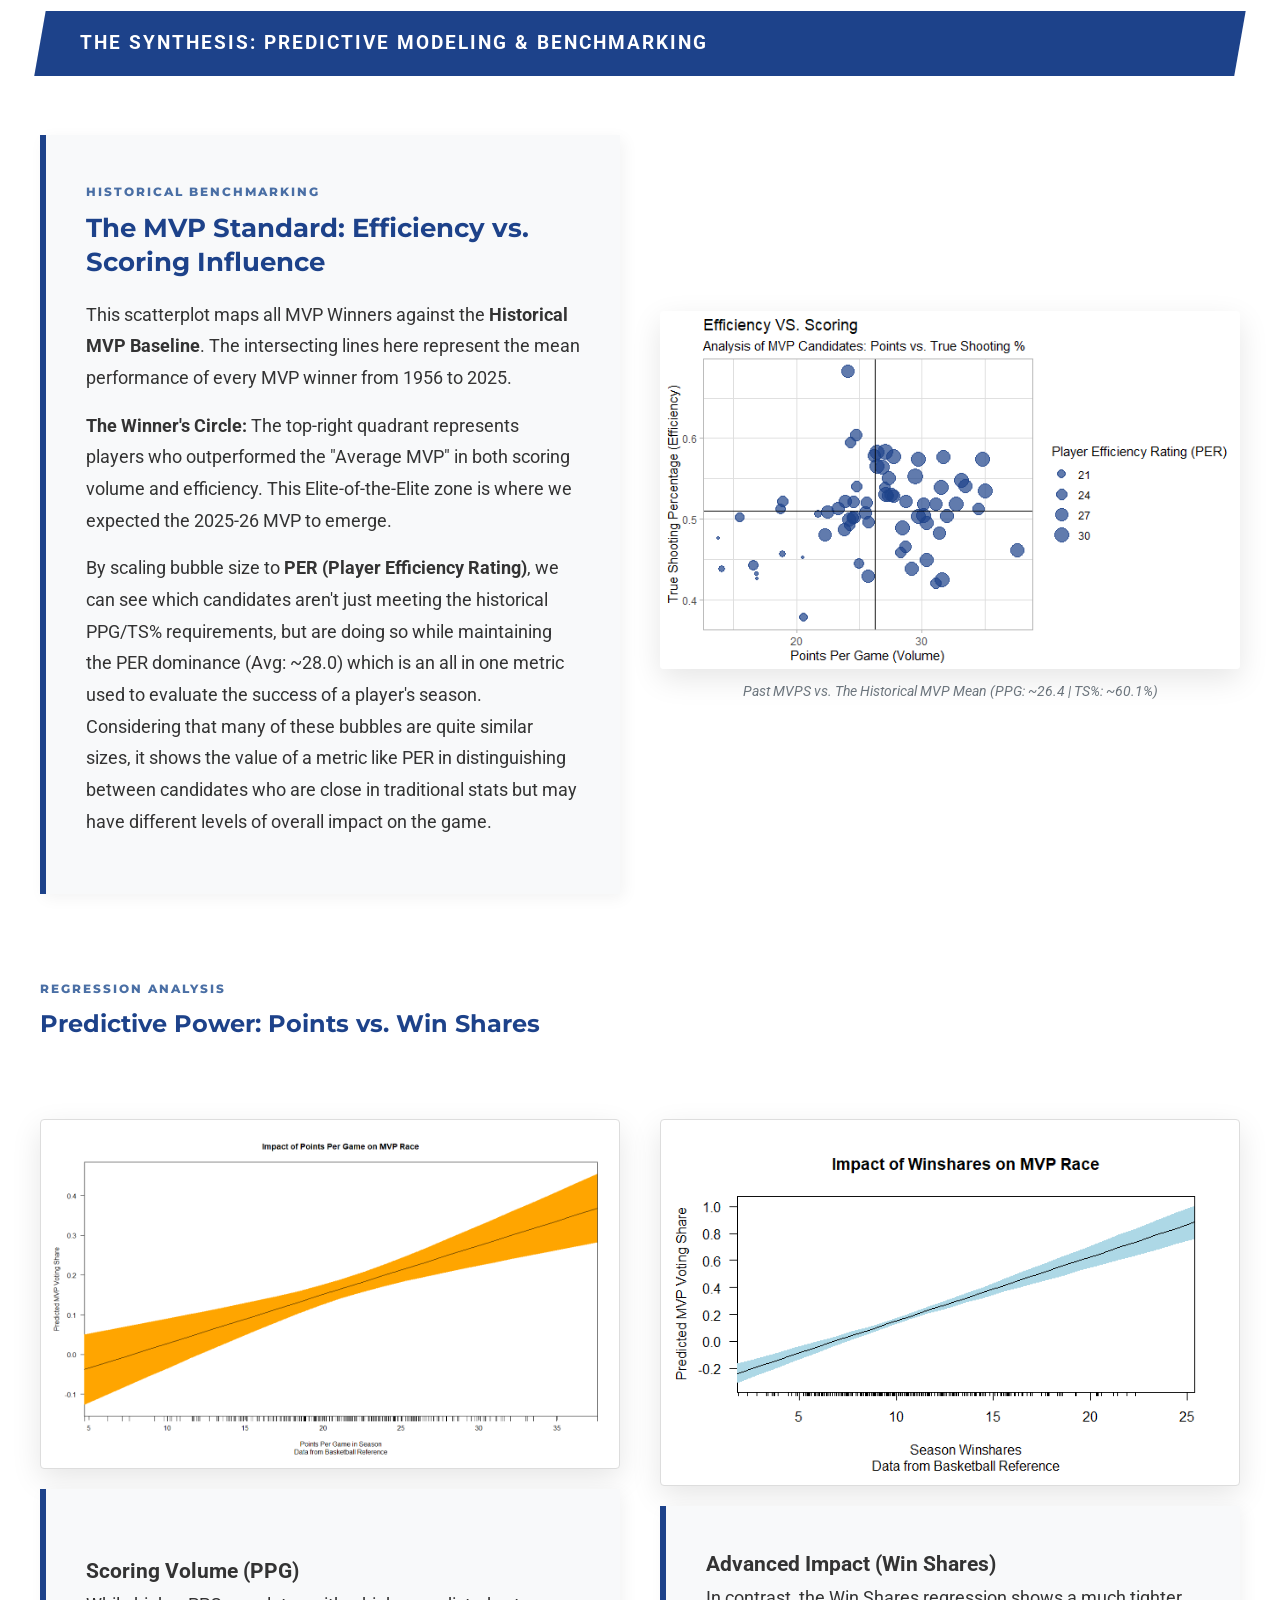
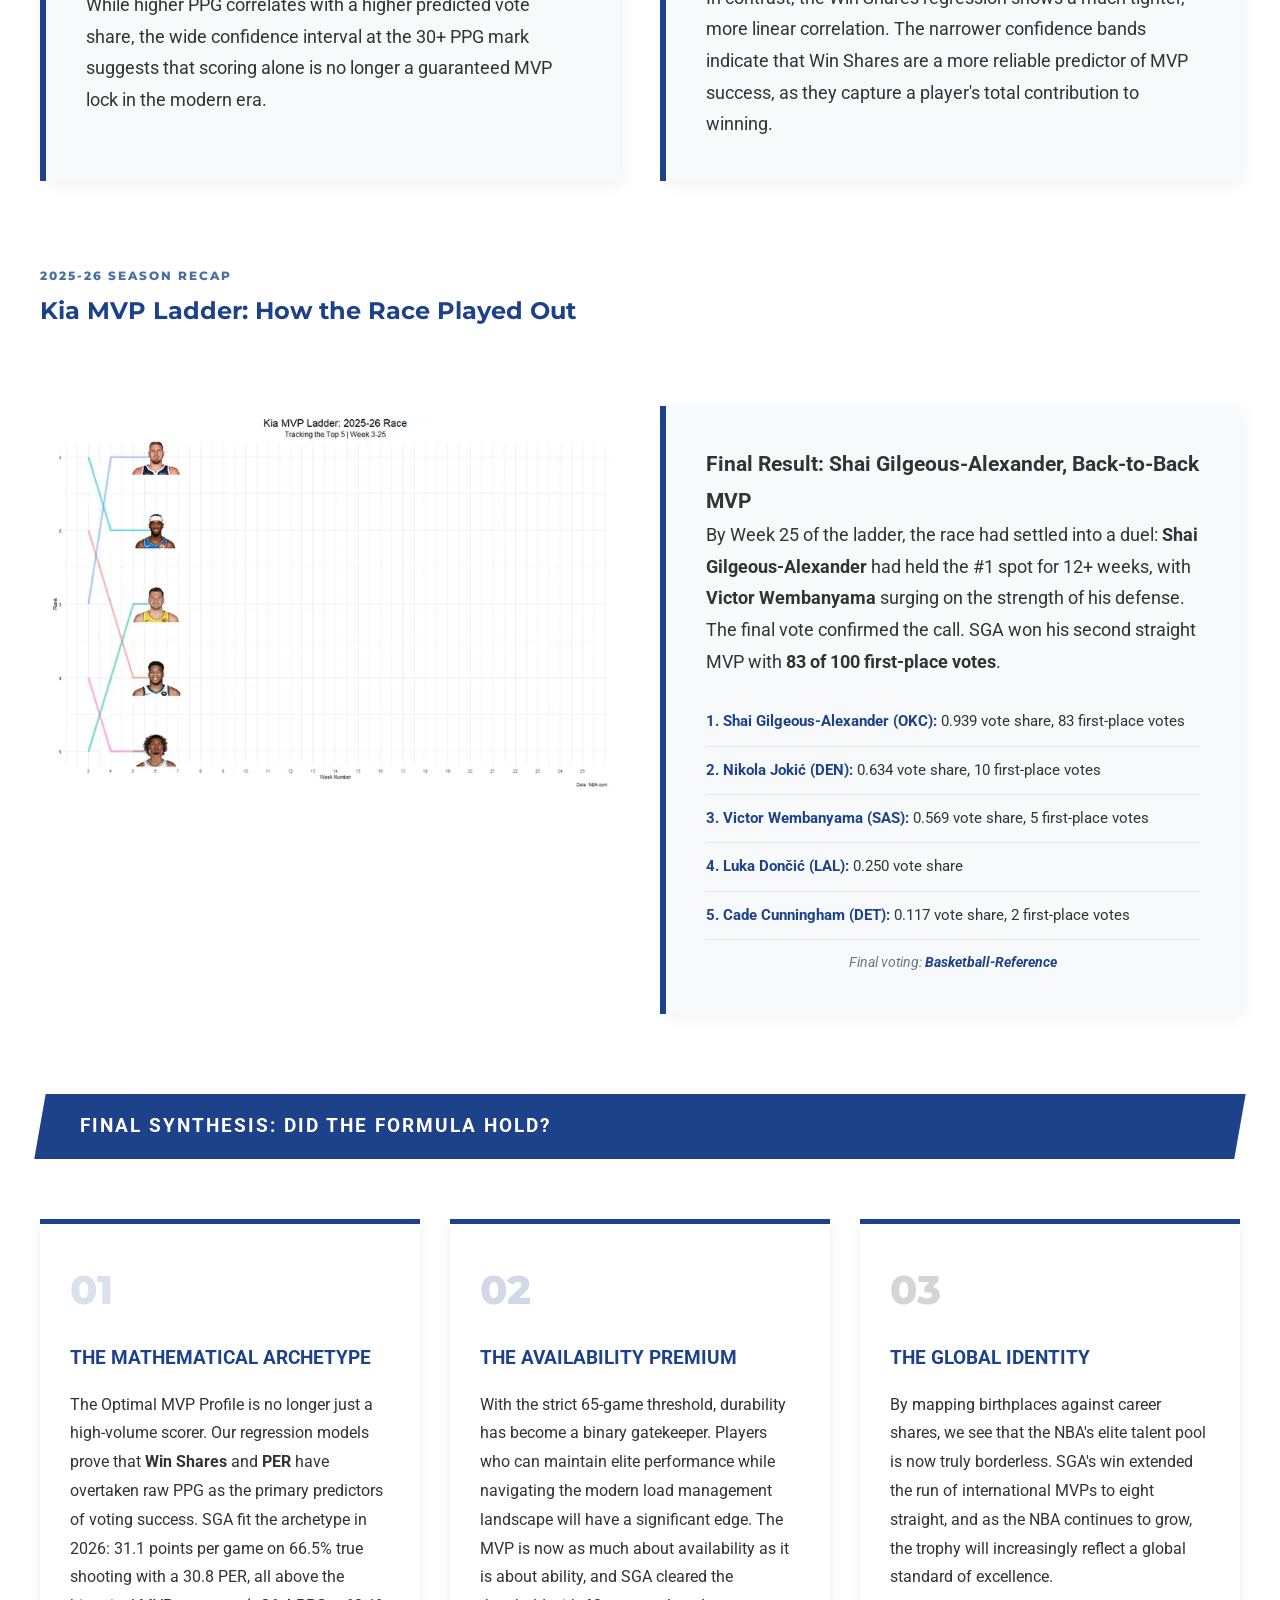
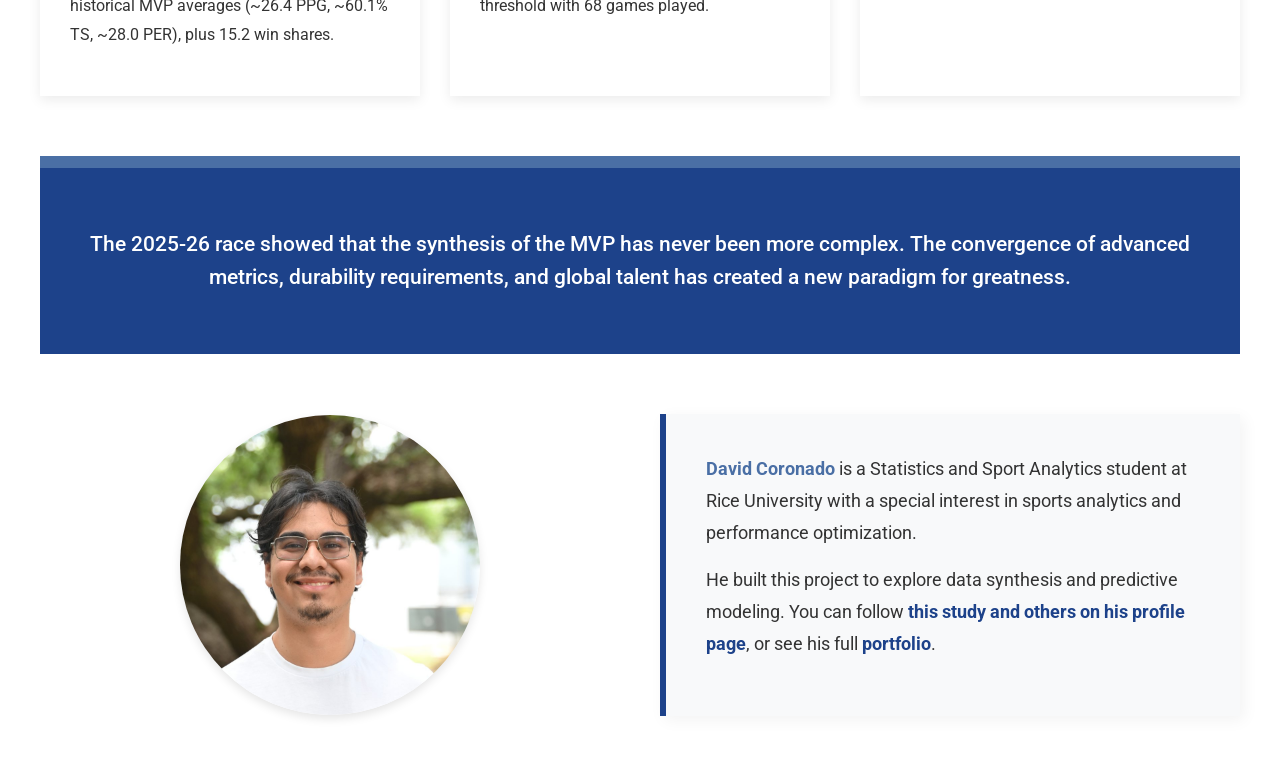
<file: nba-mvp.html>
<!DOCTYPE html>
<html lang="en">
<head>
    <meta charset="UTF-8">
    <meta name="viewport" content="width=device-width, initial-scale=1.0">
    <title>NBA MVP Synthesis | David Coronado</title>
    <meta name="description" content="An analysis of NBA player performances and MVP voting patterns from 1956 to 2025, by David Coronado.">
    <link rel="icon" href="docs/assets/favicon.svg" type="image/svg+xml">
    <meta property="og:type" content="website">
    <meta property="og:site_name" content="David Coronado">
    <meta property="og:title" content="NBA MVP Synthesis | David Coronado">
    <meta property="og:description" content="An analysis of NBA player performances and MVP voting patterns from 1956 to 2025, by David Coronado.">
    <meta property="og:url" content="https://davcrown.github.io/nba-mvp.html">
    <meta property="og:image" content="https://davcrown.github.io/docs/assets/brunorouby-yahoosports-mvp.jpg">
    <meta name="twitter:card" content="summary_large_image">
    <link rel="stylesheet" href="style.css">
    <link href="https://fonts.googleapis.com/css2?family=Montserrat:wght@700;800&family=Roboto:wght@400;500&display=swap" rel="stylesheet">
</head>
<body>

    <nav class="top-nav">
        <div class="main-container nav-inner">
            <span class="site-title">NBA MVP Synthesis</span>
            <ul class="nav-links">
                <li><a href="projects.html">&larr; Projects</a></li>
                <li><a href="#context">Context</a></li>
                <li><a href="#synthesis">Modeling</a></li>
                <li><a href="#formula">Conclusion</a></li>
            </ul>
        </div>
    </nav>

    <header class="galaxy-hero split">
        <div class="main-container">
            <h1>SYNTHESIZING THE MVP:</h1>
            <h2>AN ANALYSIS OF NBA PLAYER PERFORMANCES AND VOTING PATTERNS</h2>
        </div>
        <div class="viz">
            <img src="docs/assets/brunorouby-yahoosports-mvp.jpg" alt="Bruno Rouby - Yahoo Sports MVP Collage" style="max-width: 100%; padding: 20px;">
        </div>
    </header>

    <main class="main-container">

        <section class="intro-block">
                <p>
                    Synthesizing the modern MVP requires analyzing performance metrics against increasing voter standards. While points per game (PPG) remain a basic requirement, true MVP synthesis in the modern game relies on combining advanced efficiency ratings like Player Efficiency Rating (PER) and Win Shares with traditional statistics.
                </p>
                <p>
                    In this study, we break down historical voting data from 1956-2025 to identify the Optimal MVP Profile. We analyze how factors like points per game, player durability (Games Played), and advanced metrics (PER, WS/48) are reflected in the selection process. It is  important to note that from 1956-1980, players voted for the MVP and were not allowed to vote for their teammates. After that, the voting process changed to a panel of sportswriters and broadcasters, which has influenced the criteria for selection. By synthesizing these data points, we set out to predict the 2026 MVP, understand how the evolving landscape of basketball has shaped the award's criteria, and then check our call against the final vote.
                </p>
        </section>

        <header class="stats-divider" id="context">
            <div class="main-container">
                <h3>Historical Context & The Evolution of Greatness</h3>
            </div>
        </header>

        <section class="data-block centered">
            <header class="section-header">          
                <h2>The Gap: MVP Voting Shares vs. Trophies Won</h2>
            </header>

            <div class="viz">
                <img loading="lazy" decoding="async" src="docs/assets/gapmvp.png" alt="MVP Voting Shares Against Awards Won">
                <p class="caption">Career MVP Award Shares (Gray) vs. Actual MVPs Won (Gold) | Data: 1956-2025</p>
            </div>

            <div class="text-explanation">
                <p>
                    This visualization highlights the discrepancy between consistent elite performance (Voting Shares) and recognized success (Awards Won). 
                </p>
                <p>
                    Notice the significant gray tails for players like Jerry West or Chris Paul, elite candidates who maintained MVP-level production for a decade without the award to show for it. One can easily see how the voting process, influenced by narratives and team success, has historically favored certain players while overlooking others who were consistently excellent but never quite the best in a given season.
                </p>
            </div>
        </section>

        <section class="data-block split">
            <div class="viz">
                <img loading="lazy" decoding="async" src="docs/assets/65games.png" alt="MVP Games Played Trend">
                <p class="caption">Games Played by MVP Winners Over Time.</p>
            </div>
            <div class="text-explanation">
                <h3>The 65-Game Requirement</h3>
                <p>
                    While historical greats (1965-1995) almost exclusively stayed well above the 65-game mark, the modern era shows a jagged descent. This showcases the changing ideas surrounding player health and the increasing prevalence of load management strategies. 
                </p>
                <p>
                    It appears that the new 65 game requirement for awards was in fact necessary. As teams increasingly focus on keeping players healthy for the playoffs, fans and voters see less and less of them making their candidacy less concrete in the regular season than in the past. This also showcases the constantly changing standards for what it takes to be a great player. Even when competing for a championship, a player should be able to maintain that high level performance for both the regular season and playoffs.
                </p>
            </div>
        </section>

        <section class="data-block centered">
            <header class="section-header">
                <h2>The Geographic Distribution of Excellence</h2>
            </header>
            <div class="text-explanation">
                <p>We analyze the geographic distribution of MVP performance. For over 60 years, the MVP award was largely a domestic affair. The clustering near major metropolitan areas illustrates how proximity to top-tier scouting and elite high school programs served as the traditional gateway to the MVP trophy. 
                   With Shai Gilgeous-Alexander's 2026 win, international players have now won eight consecutive MVP awards (2019&ndash;2026). This map represents a fundamental shift in the growth of basketball on an international scale.</p>
            </div>
            <div class="viz dual-maps">
                <img loading="lazy" decoding="async" src="docs/assets/USAMAP.png" alt="Map 1 - Candidate Team Seeding">
                <img loading="lazy" decoding="async" src="docs/assets/worldmap.png" alt="Map 2 - Defensive Contribution">
                <p class="caption">Geographic Distribution of MVP Performance Success</p>
            </div>
        </section>

        <header class="stats-divider" id="synthesis">
            <div class="main-container">
                <h3>The Synthesis: Predictive Modeling & Benchmarking</h3>
            </div>
        </header>

       <section class="data-block split-reversed">
    <div class="viz">
        <img loading="lazy" decoding="async" src="docs/assets/scatterplot.png" alt="Scatterplot of PPG vs TS% with MVP Winner Averages">
        <p class="caption">Past MVPS vs. The Historical MVP Mean (PPG: ~26.4 | TS%: ~60.1%)</p>
    </div>

    <div class="text-explanation">
        <header class="section-header">
            <span class="category-tag">Historical Benchmarking</span>
            <h2>The MVP Standard: Efficiency vs. Scoring Influence</h2>
        </header>
        
        <p>
            This scatterplot maps all MVP Winners against the <strong>Historical MVP Baseline</strong>. The intersecting lines here represent the mean performance of every MVP winner from 1956 to 2025. 
        </p>
        <p>
            <strong>The Winner's Circle:</strong> The top-right quadrant represents players who outperformed the "Average MVP" in both scoring volume and efficiency. This Elite-of-the-Elite zone is where we expected the 2025-26 MVP to emerge.
        </p>
        <p>
            By scaling bubble size to <strong>PER (Player Efficiency Rating)</strong>, we can see which candidates aren't just meeting the historical PPG/TS% requirements, but are doing so while maintaining the PER dominance (Avg: ~28.0) which is an all in one metric used to evaluate the success of a player's season. Considering that many of these bubbles are quite similar sizes, it shows the value of a metric like PER in distinguishing between candidates who are close in traditional stats but may have different levels of overall impact on the game.
        </p>
    </div>
</section>

        

        <section class="data-block-grid">
            <header class="section-header full-width">
                <span class="category-tag">Regression Analysis</span>
                <h2>Predictive Power: Points vs. Win Shares</h2>
            </header>

            <div class="grid-item">
                <div class="viz">
                    <img loading="lazy" decoding="async" src="docs/assets/PPGEFFECT.png" alt="Impact of Points Per Game on MVP Race">
                </div>
                <div class="text-explanation min-height">
                    <h3>Scoring Volume (PPG)</h3>
                    <p>
                        While higher PPG correlates with a higher predicted vote share, the wide confidence interval at the 30+ PPG mark suggests that scoring alone is no longer a guaranteed MVP lock in the modern era.
                    </p>
                </div>
            </div>

            <div class="grid-item">
                <div class="viz">
                    <img loading="lazy" decoding="async" src="docs/assets/wsregressionplot.png" alt="Impact of Winshares on MVP Race">
                </div>
                <div class="text-explanation min-height">
                    <h3>Advanced Impact (Win Shares)</h3>
                    <p>
                        In contrast, the Win Shares regression shows a much tighter, more linear correlation. The narrower confidence bands indicate that Win Shares are a more reliable predictor of MVP success, as they capture a player's total contribution to winning.
                    </p>
                </div>
            </div>
        </section>

        <section class="data-block-grid">
            <header class="section-header full-width">
                <span class="category-tag">2025-26 Season Recap</span>
                <h2>Kia MVP Ladder: How the Race Played Out</h2>
            </header>

            <div class="grid-item">
                <div class="viz no-border">
                    <picture><source srcset="docs/assets/mvp_faces_tracker.webp" type="image/webp"><img loading="lazy" decoding="async" src="docs/assets/mvp_faces_tracker.gif" alt="Animated MVP Ladder Tracker 2025-26"></picture>
                </div>
            </div>

            <div class="grid-item">
                <div class="text-explanation">
                    <h3>Final Result: Shai Gilgeous-Alexander, Back-to-Back MVP</h3>
                    <p>
                        By Week 25 of the ladder, the race had settled into a duel: <strong>Shai Gilgeous-Alexander</strong> had held the #1 spot for 12+ weeks, with <strong>Victor Wembanyama</strong> surging on the strength of his defense. The final vote confirmed the call. SGA won his second straight MVP with <strong>83 of 100 first-place votes</strong>.
                    </p>
                    <ul class="stats-list">
                        <li><strong>1. Shai Gilgeous-Alexander (OKC):</strong> 0.939 vote share, 83 first-place votes</li>
                        <li><strong>2. Nikola Jokić (DEN):</strong> 0.634 vote share, 10 first-place votes</li>
                        <li><strong>3. Victor Wembanyama (SAS):</strong> 0.569 vote share, 5 first-place votes</li>
                        <li><strong>4. Luka Dončić (LAL):</strong> 0.250 vote share</li>
                        <li><strong>5. Cade Cunningham (DET):</strong> 0.117 vote share, 2 first-place votes</li>
                    </ul>
                    <p class="caption">Final voting: <a href="https://www.basketball-reference.com/awards/awards_2026.html" target="_blank" rel="noopener">Basketball-Reference</a></p>
                </div>
            </div>
        </section>

        <header class="stats-divider" id="formula">
    <div class="main-container">
        <h3>Final Synthesis: Did the Formula Hold?</h3>
    </div>
</header>

<section class="data-block conclusion-grid">
    <div class="conclusion-card">
        <div class="icon-header" style="color: var(--accent);">01</div>
        <h4>The Mathematical Archetype</h4>
        <p>
            The Optimal MVP Profile is no longer just a high-volume scorer. Our regression models prove that <strong>Win Shares</strong> and <strong>PER</strong> have overtaken raw PPG as the primary predictors of voting success. SGA fit the archetype in 2026: 31.1 points per game on 66.5% true shooting with a 30.8 PER, all above the historical MVP averages (~26.4 PPG, ~60.1% TS, ~28.0 PER), plus 15.2 win shares.
        </p>
    </div>

    <div class="conclusion-card">
        <div class="icon-header" style="color: var(--nba-blue);">02</div>
        <h4>The Availability Premium</h4>
        <p>
            With the strict 65-game threshold, durability has become a binary gatekeeper. Players who can maintain elite performance while navigating the modern load management landscape will have a significant edge. The MVP is now as much about availability as it is about ability, and SGA cleared the threshold with 68 games played.
        </p>
    </div>

    <div class="conclusion-card">
        <div class="icon-header">03</div>
        <h4>The Global Identity</h4>
        <p>
            By mapping birthplaces against career shares, we see that the NBA's elite talent pool is now truly borderless. SGA's win extended the run of international MVPs to eight straight, and as the NBA continues to grow, the trophy will increasingly reflect a global standard of excellence.
        </p>
    </div>
</section>

<section class="final-statement">
    <div class="main-container">
        <p>
            The 2025-26 race showed that the synthesis of the MVP has never been more complex. The convergence of advanced metrics, durability requirements, and global talent has created a new paradigm for greatness. 
        </p>
    </div>
</section>

        <section class="data-block bio-section">
            <div class="viz bio-pic">
                <img loading="lazy" decoding="async" src="docs/assets/headshot.jpg" alt="David Coronado - Rice University Statistics">
            </div>
            <div class="text-explanation bio-text">
                <p><strong>David Coronado</strong> is a Statistics and Sport Analytics student at Rice University with a special interest in sports analytics and performance optimization. </p>
                <p>He built this project to explore data synthesis and predictive modeling. You can follow <a href="https://github.com/davcrown">this study and others on his profile page</a>, or see his full <a href="index.html">portfolio</a>.</p>
            </div>
        </section>

    </main>

</body>
</html>
</file>
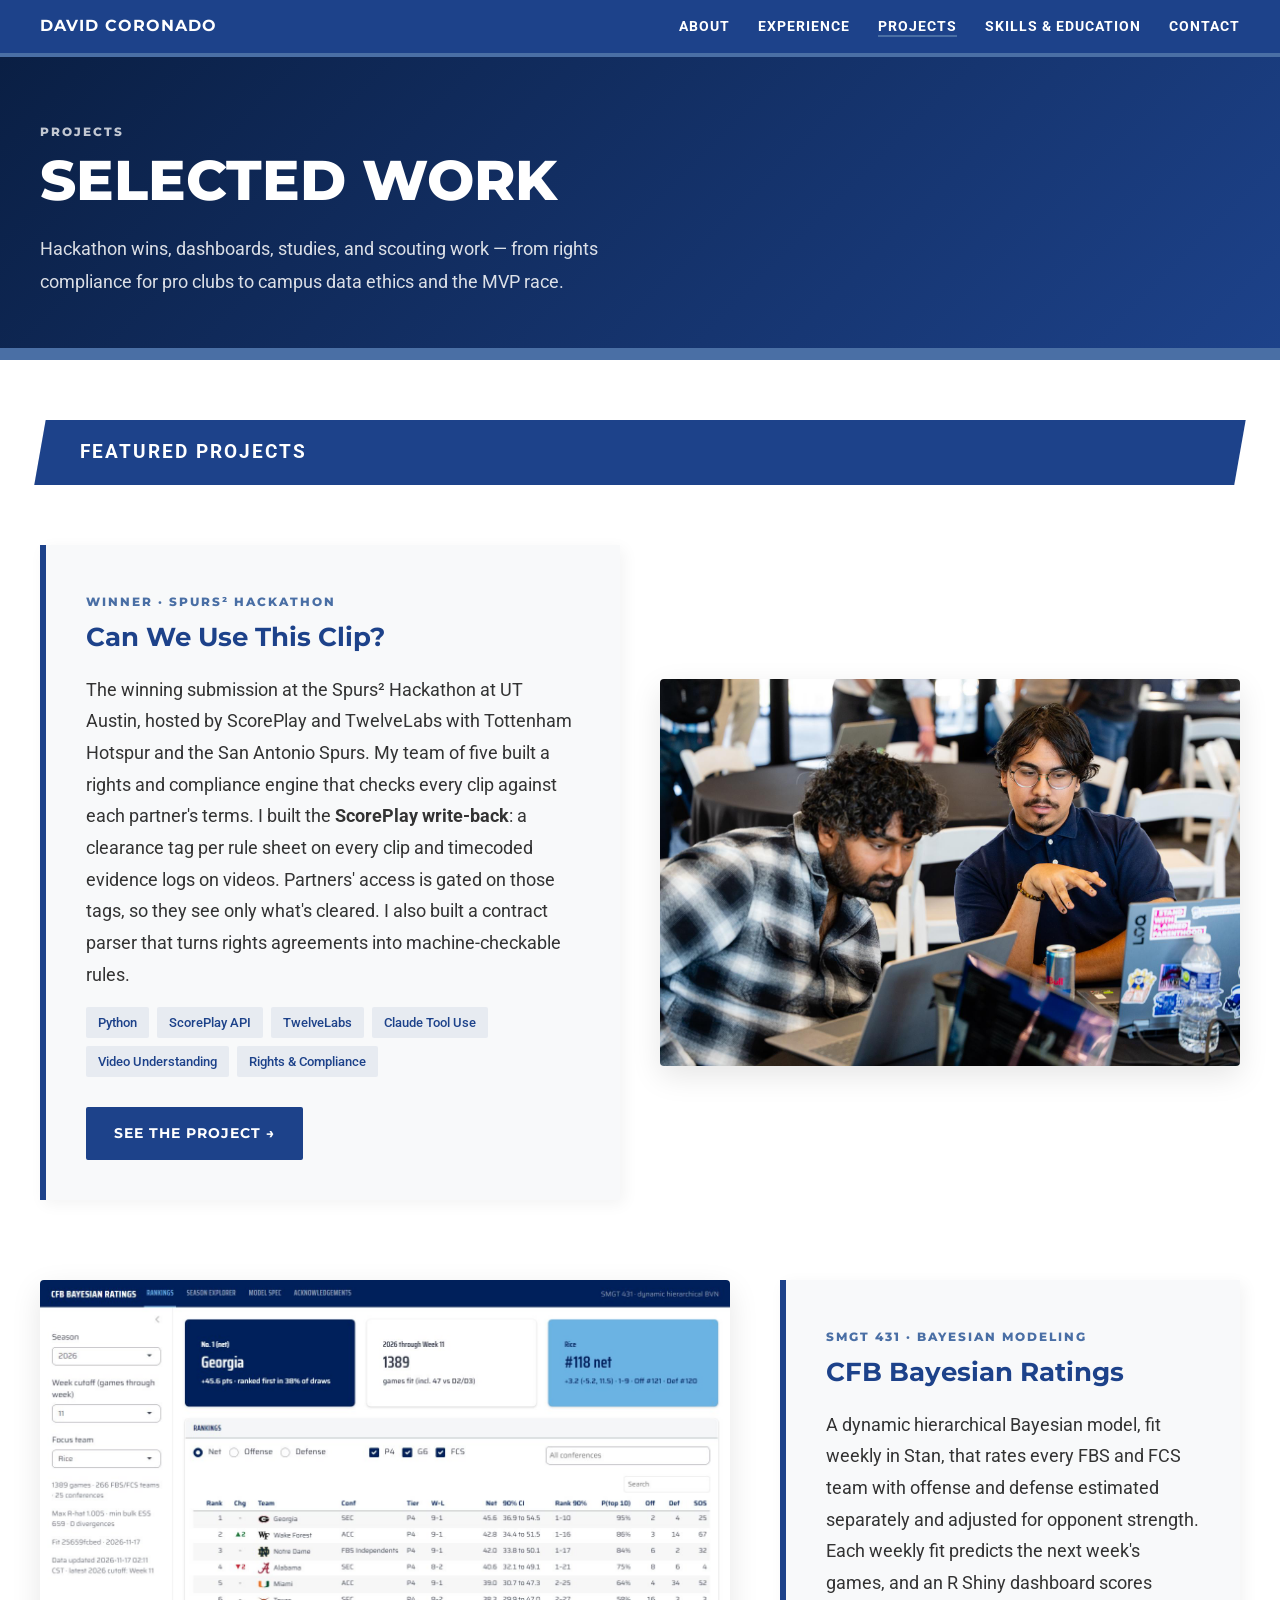
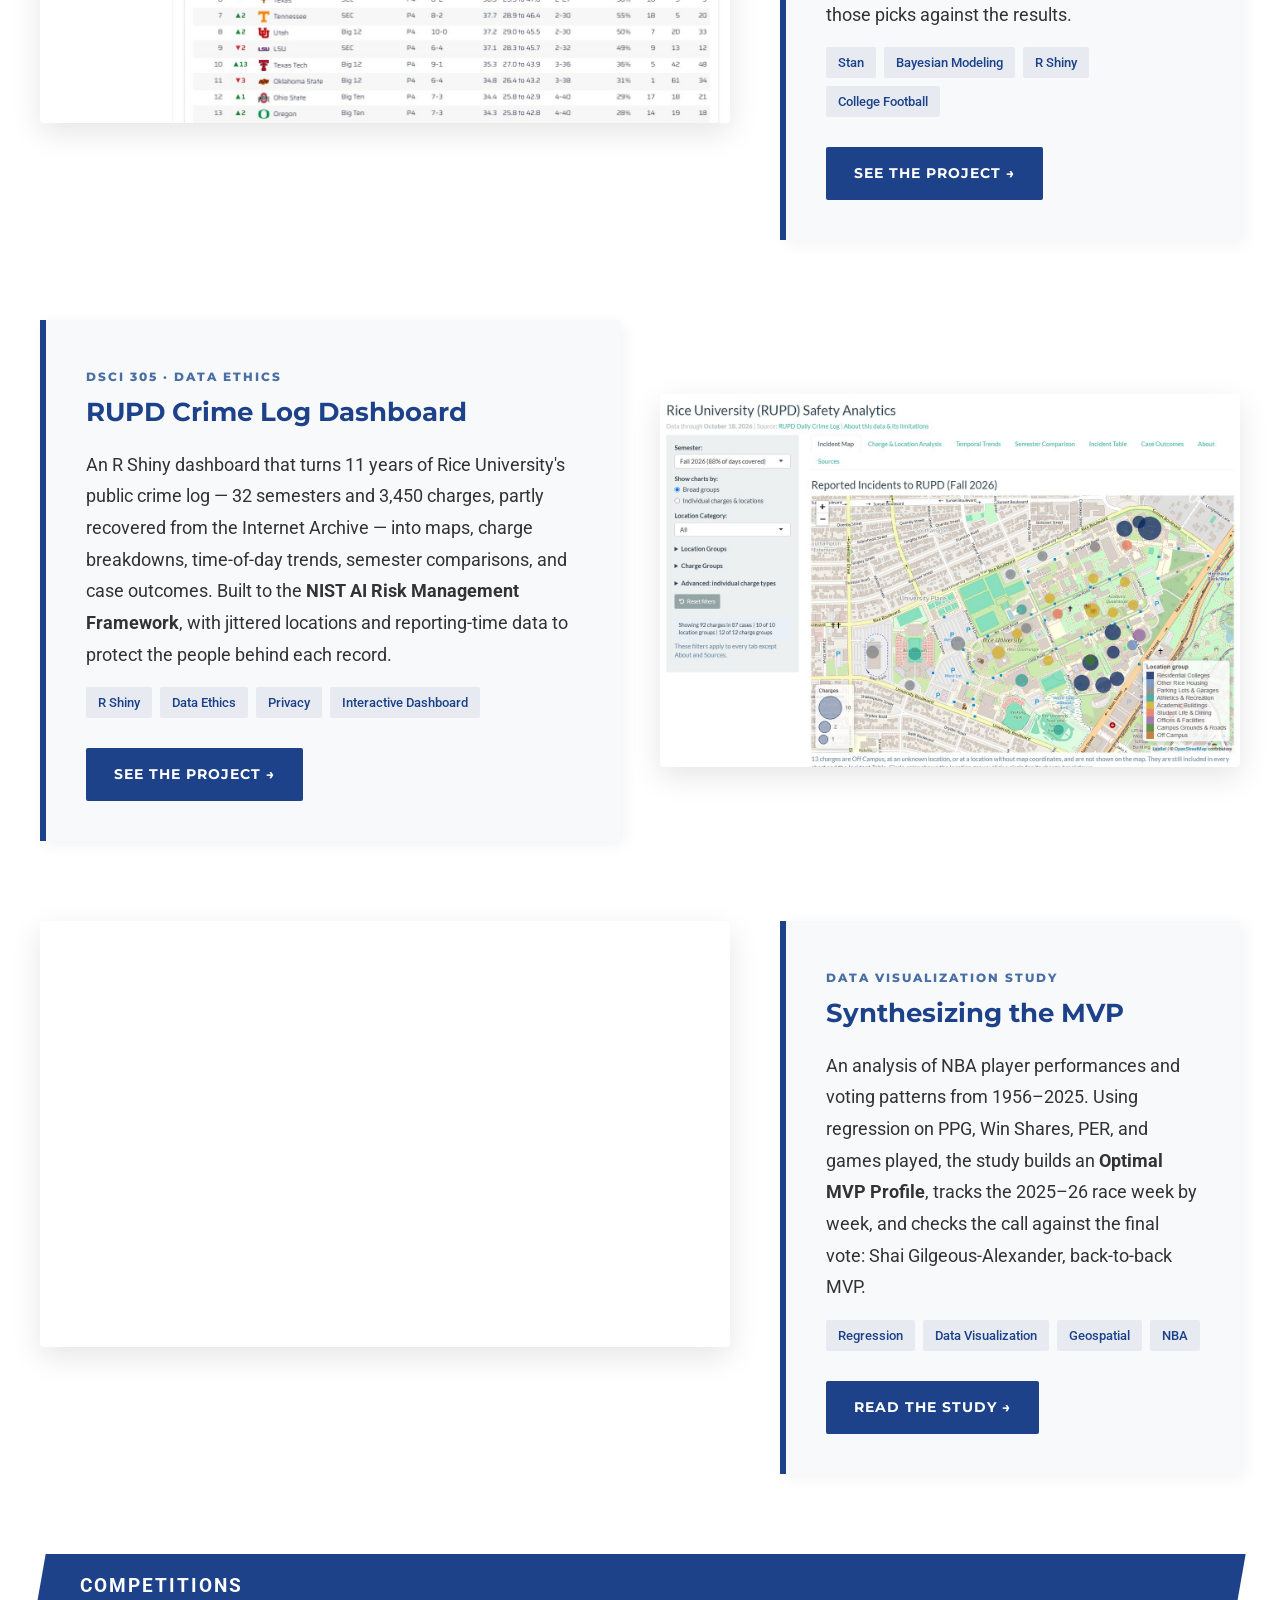
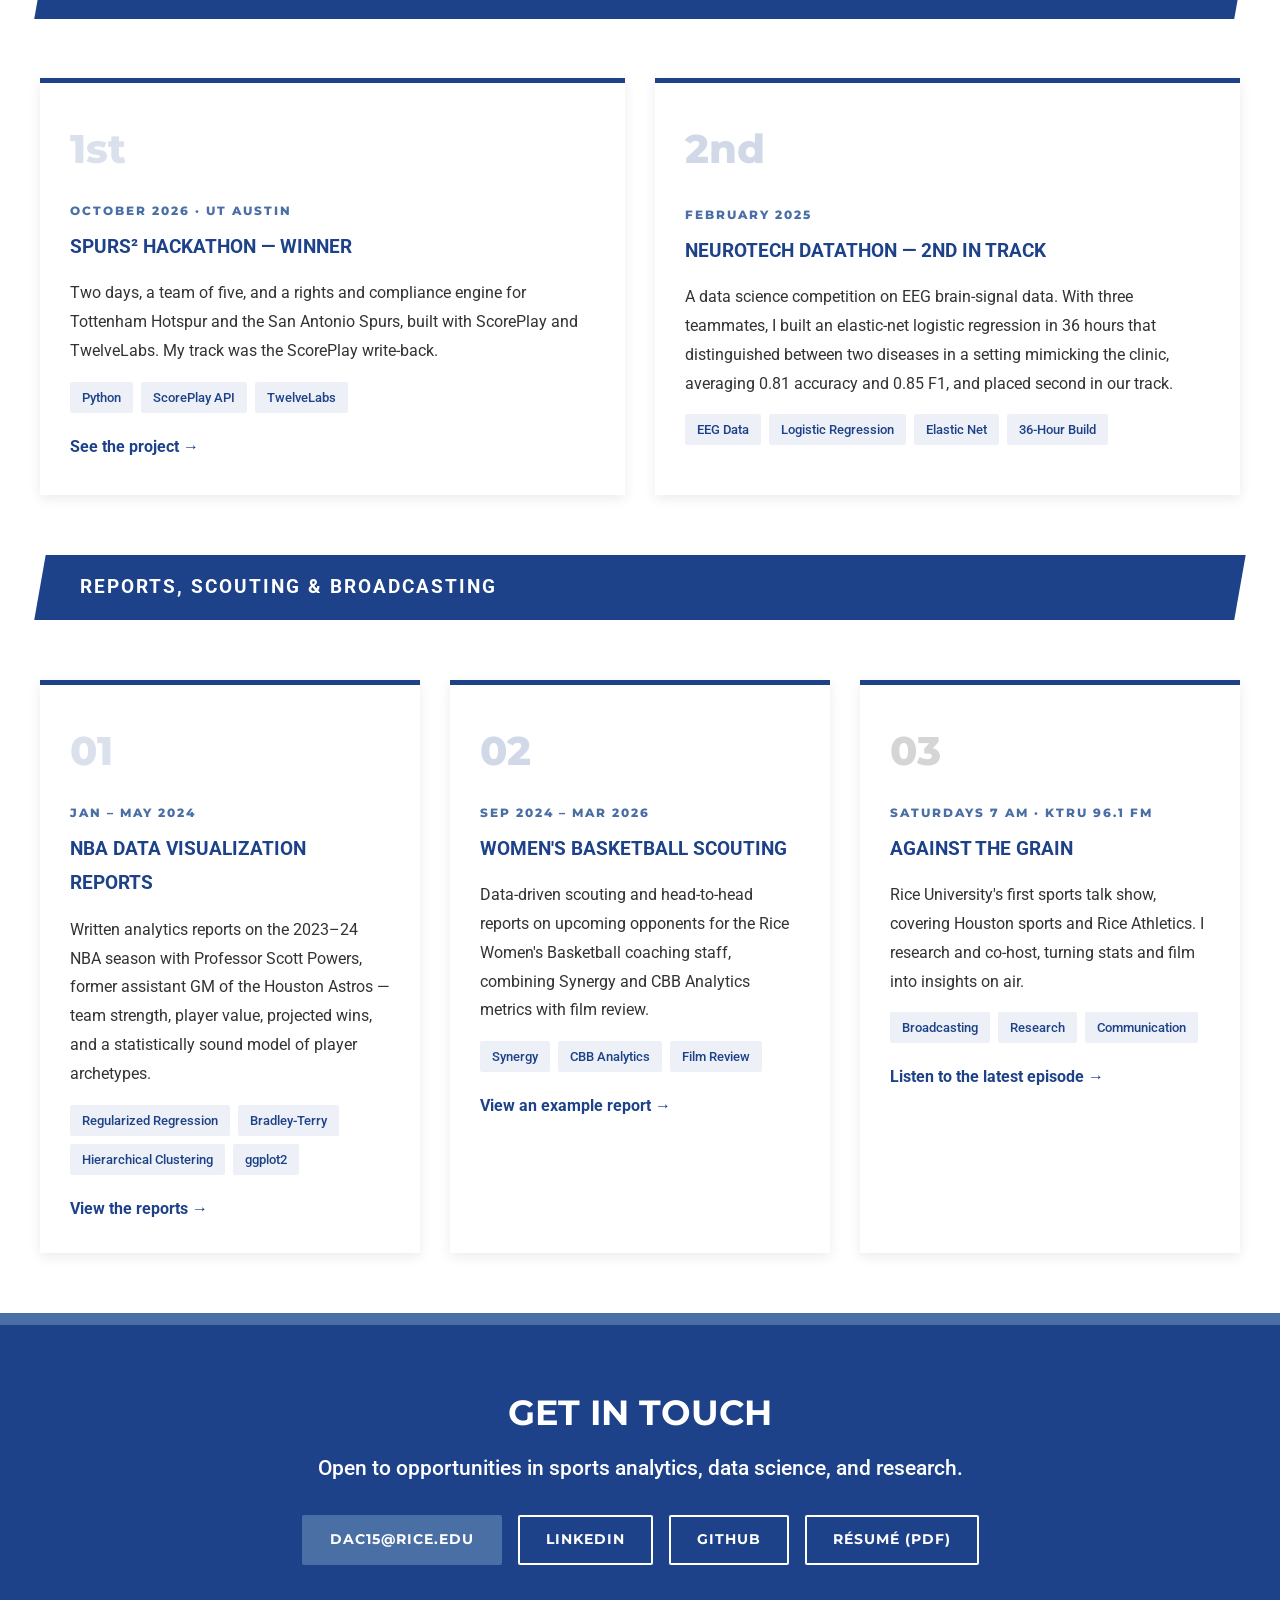
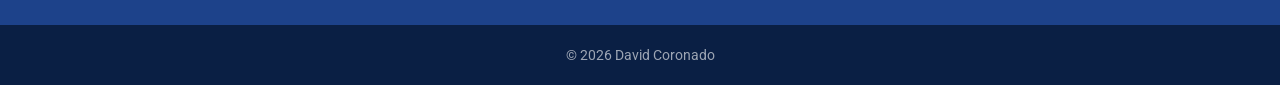
<file: projects.html>
<!DOCTYPE html>
<html lang="en">
<head>
    <meta charset="UTF-8">
    <meta name="viewport" content="width=device-width, initial-scale=1.0">
    <title>Projects | David Coronado</title>
    <meta name="description" content="Sports analytics and data science projects by David Coronado.">
    <link rel="icon" href="docs/assets/favicon.svg" type="image/svg+xml">
    <meta property="og:type" content="website">
    <meta property="og:site_name" content="David Coronado">
    <meta property="og:title" content="Projects | David Coronado">
    <meta property="og:description" content="Sports analytics and data science projects by David Coronado.">
    <meta property="og:url" content="https://davcrown.github.io/projects.html">
    <meta property="og:image" content="https://davcrown.github.io/docs/assets/spurs2-hackathon.jpg">
    <meta name="twitter:card" content="summary_large_image">
    <link rel="stylesheet" href="style.css">
    <link href="https://fonts.googleapis.com/css2?family=Montserrat:wght@700;800&family=Roboto:wght@400;500&display=swap" rel="stylesheet">
</head>
<body>

    <nav class="top-nav">
        <div class="main-container nav-inner">
            <a href="index.html" class="site-title">David Coronado</a>
            <ul class="nav-links">
                <li><a href="about.html">About</a></li>
                <li><a href="experience.html">Experience</a></li>
                <li><a href="projects.html" class="active" aria-current="page">Projects</a></li>
                <li><a href="skills.html">Skills &amp; Education</a></li>
                <li><a href="#contact">Contact</a></li>
            </ul>
        </div>
    </nav>


    <header class="page-hero">
        <div class="main-container">
            <span class="category-tag light">Projects</span>
            <h1>SELECTED WORK</h1>
            <p class="hero-lede">Hackathon wins, dashboards, studies, and scouting work &mdash; from rights compliance for pro clubs to campus data ethics and the MVP race.</p>
        </div>
    </header>

    <main class="main-container">

        <header class="stats-divider first-divider">
            <div class="main-container">
                <h3>Featured Projects</h3>
            </div>
        </header>

        <section class="data-block split-reversed project-feature">
            <a class="viz" href="spurs2-hackathon.html">
                <img loading="lazy" decoding="async" src="docs/assets/spurs2-hackathon.jpg" alt="David Coronado and a teammate working during the Spurs² Hackathon">
            </a>
            <div class="text-explanation">
                <header class="section-header">
                    <span class="category-tag">Winner &middot; Spurs² Hackathon</span>
                    <h2>Can We Use This Clip?</h2>
                </header>
                <p>
                    The winning submission at the Spurs² Hackathon at UT Austin, hosted by ScorePlay and TwelveLabs with Tottenham Hotspur and the San Antonio Spurs. My team of five built a rights and compliance engine that checks every clip against each partner's terms. I built the <strong>ScorePlay write-back</strong>: a clearance tag per rule sheet on every clip and timecoded evidence logs on videos. Partners' access is gated on those tags, so they see only what's cleared. I also built a contract parser that turns rights agreements into machine-checkable rules.
                </p>
                <ul class="tag-list">
                    <li>Python</li>
                    <li>ScorePlay API</li>
                    <li>TwelveLabs</li>
                    <li>Claude Tool Use</li>
                    <li>Video Understanding</li>
                    <li>Rights &amp; Compliance</li>
                </ul>
                <a href="spurs2-hackathon.html" class="btn btn-blue">See the Project &rarr;</a>
            </div>
        </section>

        <section class="data-block split project-feature">
            <a class="viz" href="cfb-ratings.html">
                <img loading="lazy" decoding="async" src="docs/assets/cfb/cfb-rankings.jpg" alt="Rankings tab of the CFB Bayesian Ratings dashboard">
            </a>
            <div class="text-explanation">
                <header class="section-header">
                    <span class="category-tag">SMGT 431 &middot; Bayesian Modeling</span>
                    <h2>CFB Bayesian Ratings</h2>
                </header>
                <p>
                    A dynamic hierarchical Bayesian model, fit weekly in Stan, that rates every FBS and FCS team with offense and defense estimated separately and adjusted for opponent strength. Each weekly fit predicts the next week's games, and an R Shiny dashboard scores those picks against the results.
                </p>
                <ul class="tag-list">
                    <li>Stan</li>
                    <li>Bayesian Modeling</li>
                    <li>R Shiny</li>
                    <li>College Football</li>
                </ul>
                <a href="cfb-ratings.html" class="btn btn-blue">See the Project &rarr;</a>
            </div>
        </section>

        <section class="data-block split-reversed project-feature">
            <a class="viz" href="rupd-dashboard.html">
                <img loading="lazy" decoding="async" src="docs/assets/dashboard.jpg" alt="Incident Map tab of the RUPD Crime Log Dashboard">
            </a>
            <div class="text-explanation">
                <header class="section-header">
                    <span class="category-tag">DSCI 305 &middot; Data Ethics</span>
                    <h2>RUPD Crime Log Dashboard</h2>
                </header>
                <p>
                    An R Shiny dashboard that turns 11 years of Rice University's public crime log &mdash; 32 semesters and 3,450 charges, partly recovered from the Internet Archive &mdash; into maps, charge breakdowns, time-of-day trends, semester comparisons, and case outcomes. Built to the <strong>NIST AI Risk Management Framework</strong>, with jittered locations and reporting-time data to protect the people behind each record.
                </p>
                <ul class="tag-list">
                    <li>R Shiny</li>
                    <li>Data Ethics</li>
                    <li>Privacy</li>
                    <li>Interactive Dashboard</li>
                </ul>
                <a href="rupd-dashboard.html" class="btn btn-blue">See the Project &rarr;</a>
            </div>
        </section>

        <section class="data-block split project-feature">
            <a class="viz" href="nba-mvp.html">
                <img loading="lazy" decoding="async" src="docs/assets/scatterplot.png" alt="Scatterplot of MVP winners by PPG and TS%">
            </a>
            <div class="text-explanation">
                <header class="section-header">
                    <span class="category-tag">Data Visualization Study</span>
                    <h2>Synthesizing the MVP</h2>
                </header>
                <p>
                    An analysis of NBA player performances and voting patterns from 1956&ndash;2025. Using regression on PPG, Win Shares, PER, and games played, the study builds an <strong>Optimal MVP Profile</strong>, tracks the 2025&ndash;26 race week by week, and checks the call against the final vote: Shai Gilgeous-Alexander, back-to-back MVP.
                </p>
                <ul class="tag-list">
                    <li>Regression</li>
                    <li>Data Visualization</li>
                    <li>Geospatial</li>
                    <li>NBA</li>
                </ul>
                <a href="nba-mvp.html" class="btn btn-blue">Read the Study &rarr;</a>
            </div>
        </section>

        <header class="stats-divider">
            <div class="main-container">
                <h3>Competitions</h3>
            </div>
        </header>

        <section class="data-block conclusion-grid two-up">
            <a class="conclusion-card project-card" href="spurs2-hackathon.html">
                <div class="icon-header" style="color: var(--accent);">1st</div>
                <span class="category-tag">October 2026 &middot; UT Austin</span>
                <h4>Spurs² Hackathon &mdash; Winner</h4>
                <p>Two days, a team of five, and a rights and compliance engine for Tottenham Hotspur and the San Antonio Spurs, built with ScorePlay and TwelveLabs. My track was the ScorePlay write-back.</p>
                <ul class="tag-list">
                    <li>Python</li>
                    <li>ScorePlay API</li>
                    <li>TwelveLabs</li>
                </ul>
                <span class="card-link">See the project &rarr;</span>
            </a>
            <div class="conclusion-card">
                <div class="icon-header" style="color: var(--nba-blue);">2nd</div>
                <span class="category-tag">February 2025</span>
                <h4>Neurotech Datathon &mdash; 2nd in Track</h4>
                <p>A data science competition on EEG brain-signal data. With three teammates, I built an elastic-net logistic regression in 36 hours that distinguished between two diseases in a setting mimicking the clinic, averaging 0.81 accuracy and 0.85 F1, and placed second in our track.</p>
                <ul class="tag-list">
                    <li>EEG Data</li>
                    <li>Logistic Regression</li>
                    <li>Elastic Net</li>
                    <li>36-Hour Build</li>
                </ul>
            </div>
        </section>

        <header class="stats-divider">
            <div class="main-container">
                <h3>Reports, Scouting &amp; Broadcasting</h3>
            </div>
        </header>

        <section class="data-block conclusion-grid">
            <a class="conclusion-card project-card" href="https://drive.google.com/drive/folders/1zocoBXGDtLg1zED_awcZ02_U9Vy0BcdD?usp=drive_link" target="_blank" rel="noopener">
                <div class="icon-header" style="color: var(--accent);">01</div>
                <span class="category-tag">Jan &ndash; May 2024</span>
                <h4>NBA Data Visualization Reports</h4>
                <p>Written analytics reports on the 2023&ndash;24 NBA season with Professor Scott Powers, former assistant GM of the Houston Astros &mdash; team strength, player value, projected wins, and a statistically sound model of player archetypes.</p>
                <ul class="tag-list">
                    <li>Regularized Regression</li>
                    <li>Bradley-Terry</li>
                    <li>Hierarchical Clustering</li>
                    <li>ggplot2</li>
                </ul>
                <span class="card-link">View the reports &rarr;</span>
            </a>
            <a class="conclusion-card project-card" href="https://drive.google.com/file/d/1w32iXsZ_NJn7eGvjwMeFDxsO8RMoNdv_/view?usp=sharing" target="_blank" rel="noopener">
                <div class="icon-header" style="color: var(--nba-blue);">02</div>
                <span class="category-tag">Sep 2024 &ndash; Mar 2026</span>
                <h4>Women's Basketball Scouting</h4>
                <p>Data-driven scouting and head-to-head reports on upcoming opponents for the Rice Women's Basketball coaching staff, combining Synergy and CBB Analytics metrics with film review.</p>
                <ul class="tag-list">
                    <li>Synergy</li>
                    <li>CBB Analytics</li>
                    <li>Film Review</li>
                </ul>
                <span class="card-link">View an example report &rarr;</span>
            </a>
            <a class="conclusion-card project-card" href="https://rss.com/podcasts/ktru-sports/" target="_blank" rel="noopener">
                <div class="icon-header">03</div>
                <span class="category-tag">Saturdays 7 am &middot; KTRU 96.1 FM</span>
                <h4>Against the Grain</h4>
                <p>Rice University's first sports talk show, covering Houston sports and Rice Athletics. I research and co-host, turning stats and film into insights on air.</p>
                <ul class="tag-list">
                    <li>Broadcasting</li>
                    <li>Research</li>
                    <li>Communication</li>
                </ul>
                <span class="card-link">Listen to the latest episode &rarr;</span>
            </a>
        </section>

    </main>

    <!-- CONTACT -->
    <section class="final-statement" id="contact">
        <div class="main-container">
            <h3 class="contact-title">Get in Touch</h3>
            <p>Open to opportunities in sports analytics, data science, and research.</p>
            <div class="hero-actions centered">
                <a href="mailto:dac15@rice.edu" class="btn btn-accent">dac15@rice.edu</a>
                <a href="https://www.linkedin.com/in/david-coronado-189642289" class="btn btn-outline" target="_blank" rel="noopener">LinkedIn</a>
                <a href="https://github.com/davcrown" class="btn btn-outline" target="_blank" rel="noopener">GitHub</a>
                <a href="docs/David-Coronado-Resume.pdf" class="btn btn-outline" download>R&eacute;sum&eacute; (PDF)</a>
            </div>
        </div>
    </section>

    <footer class="site-footer">
        <div class="main-container">&copy; 2026 David Coronado</div>
    </footer>

</body>
</html>
</file>
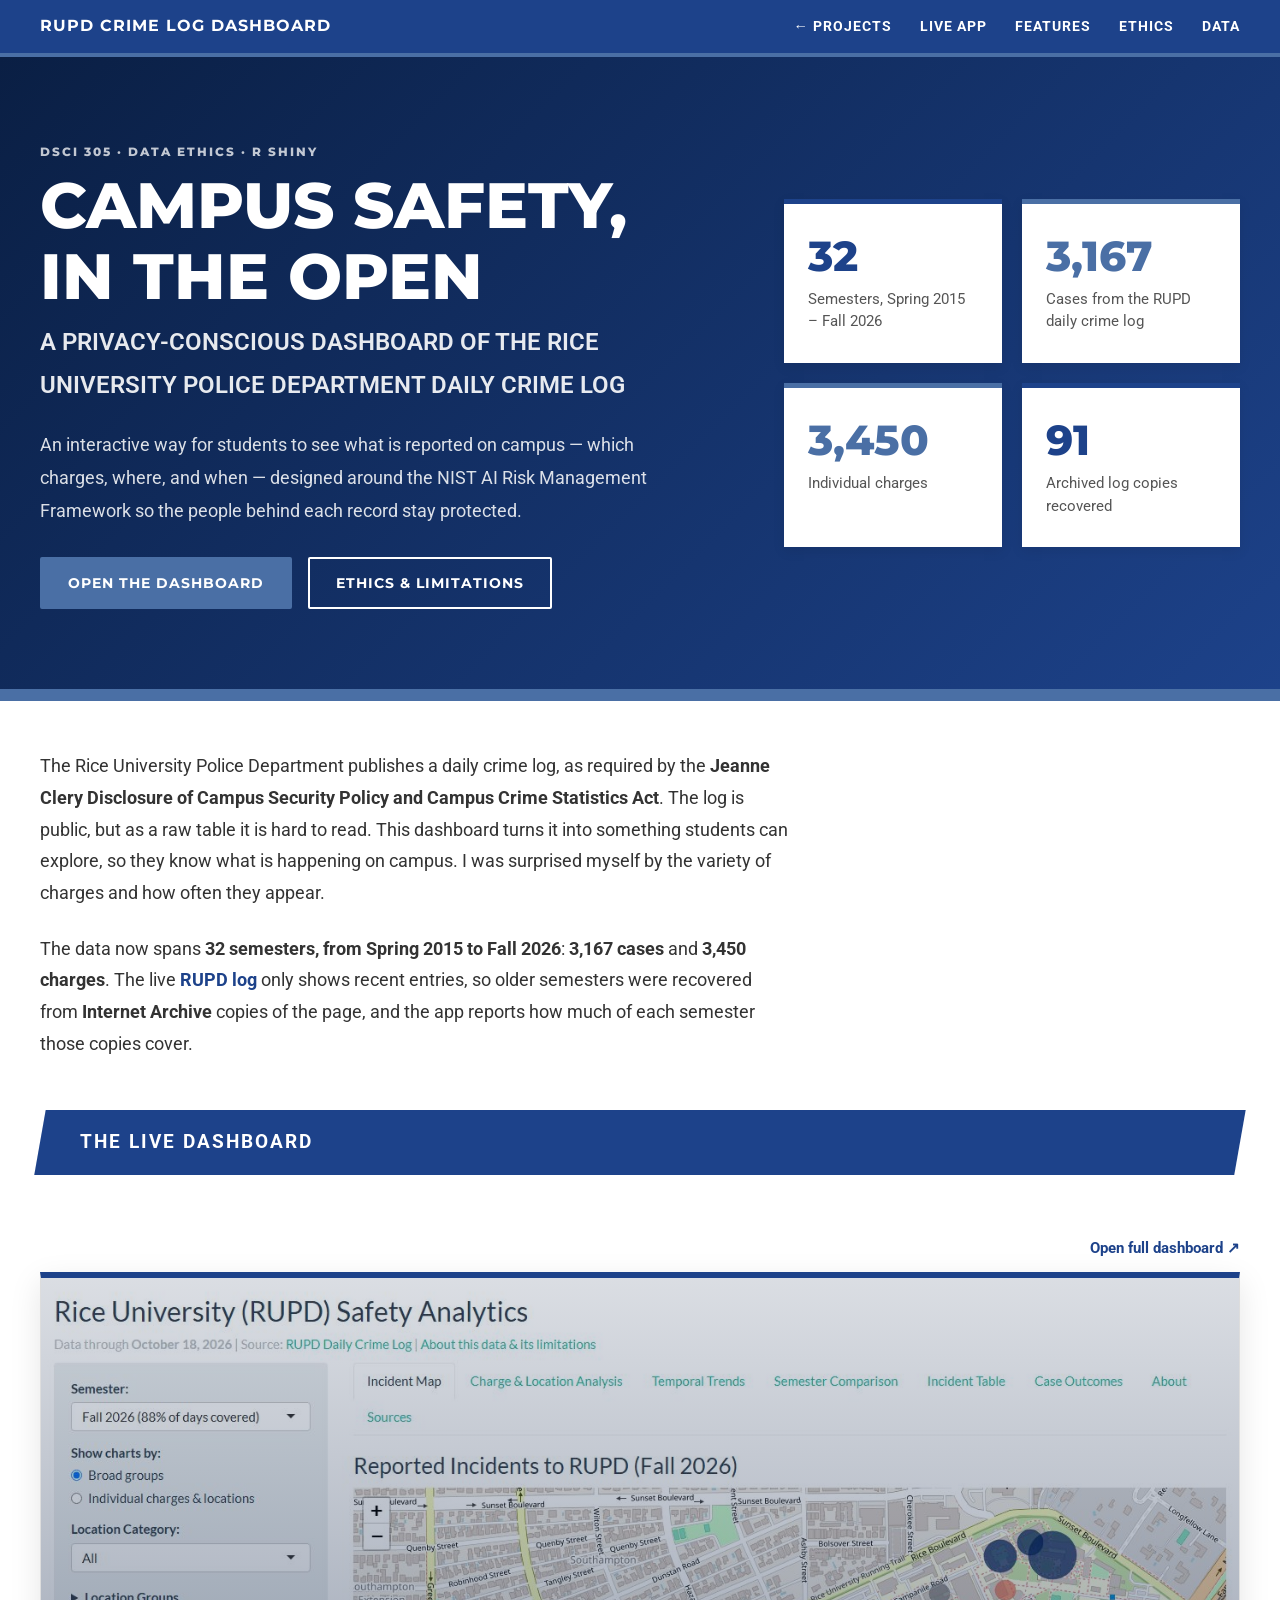
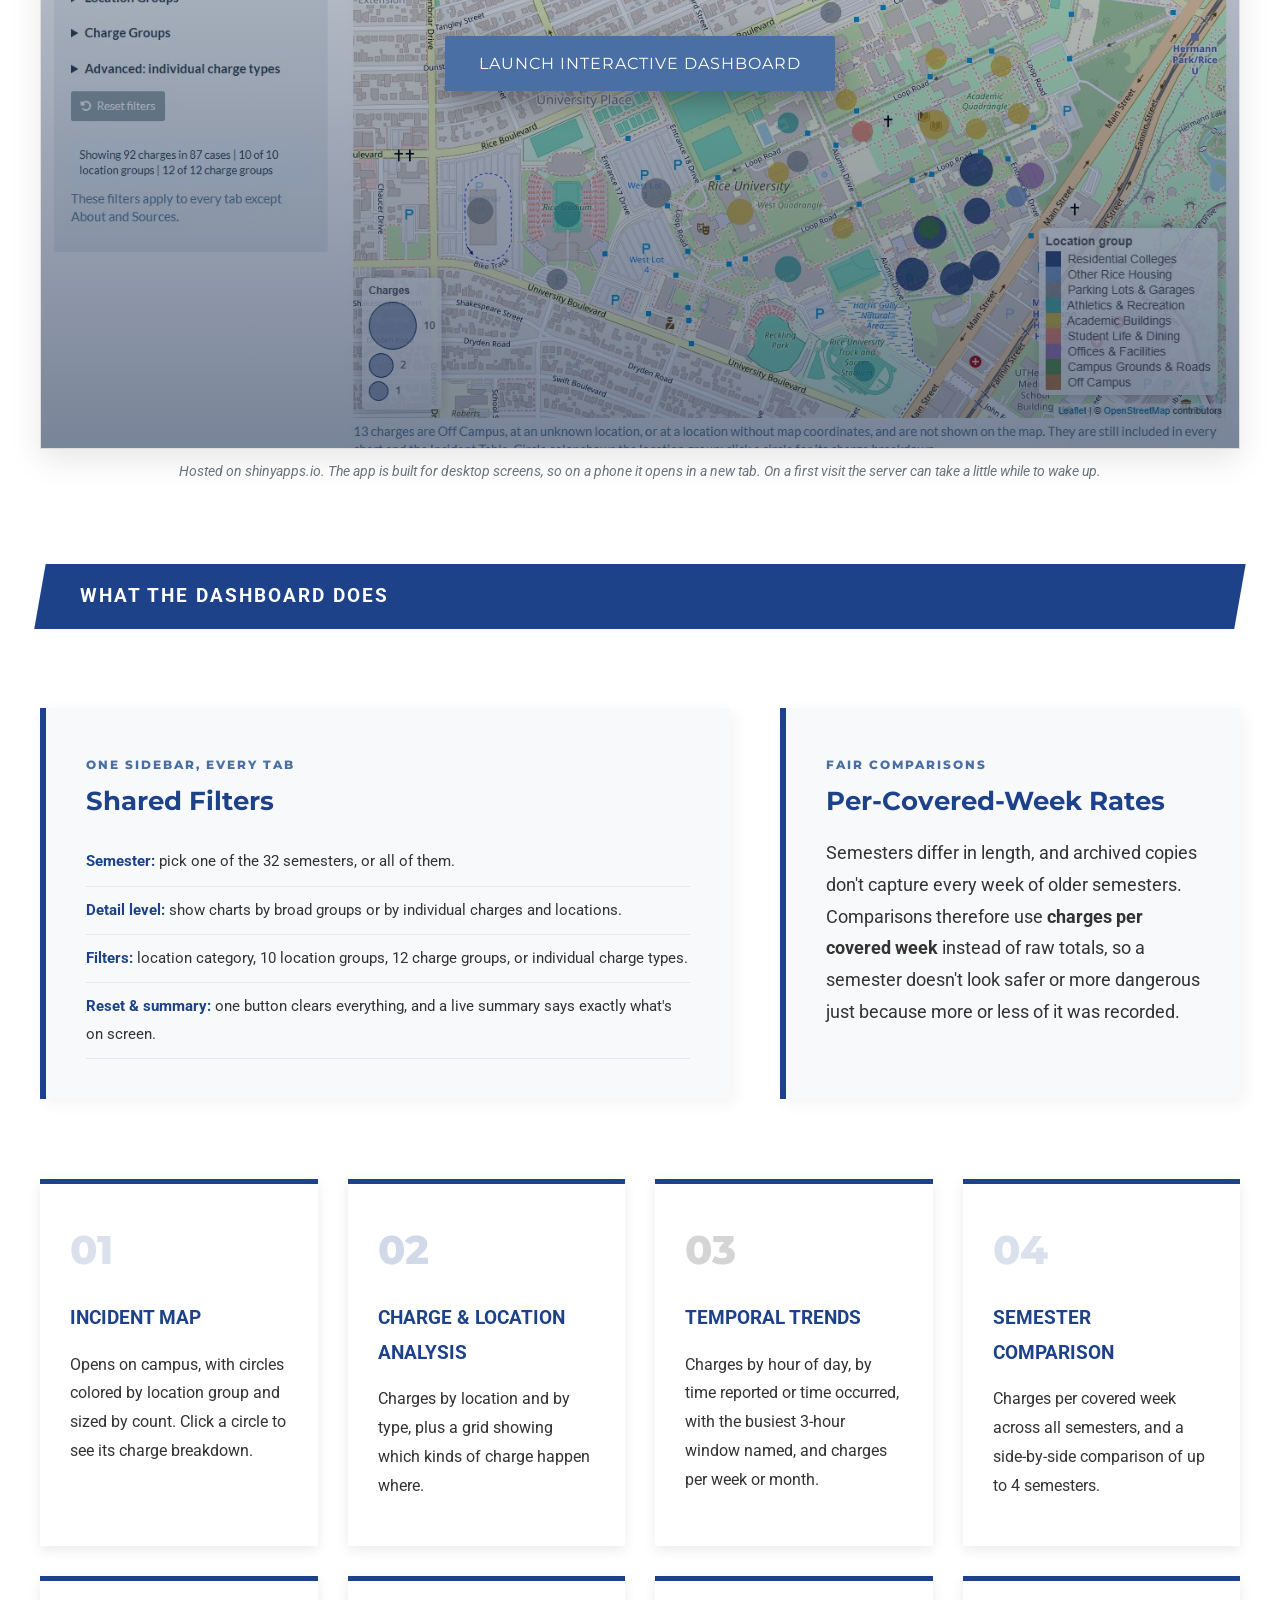
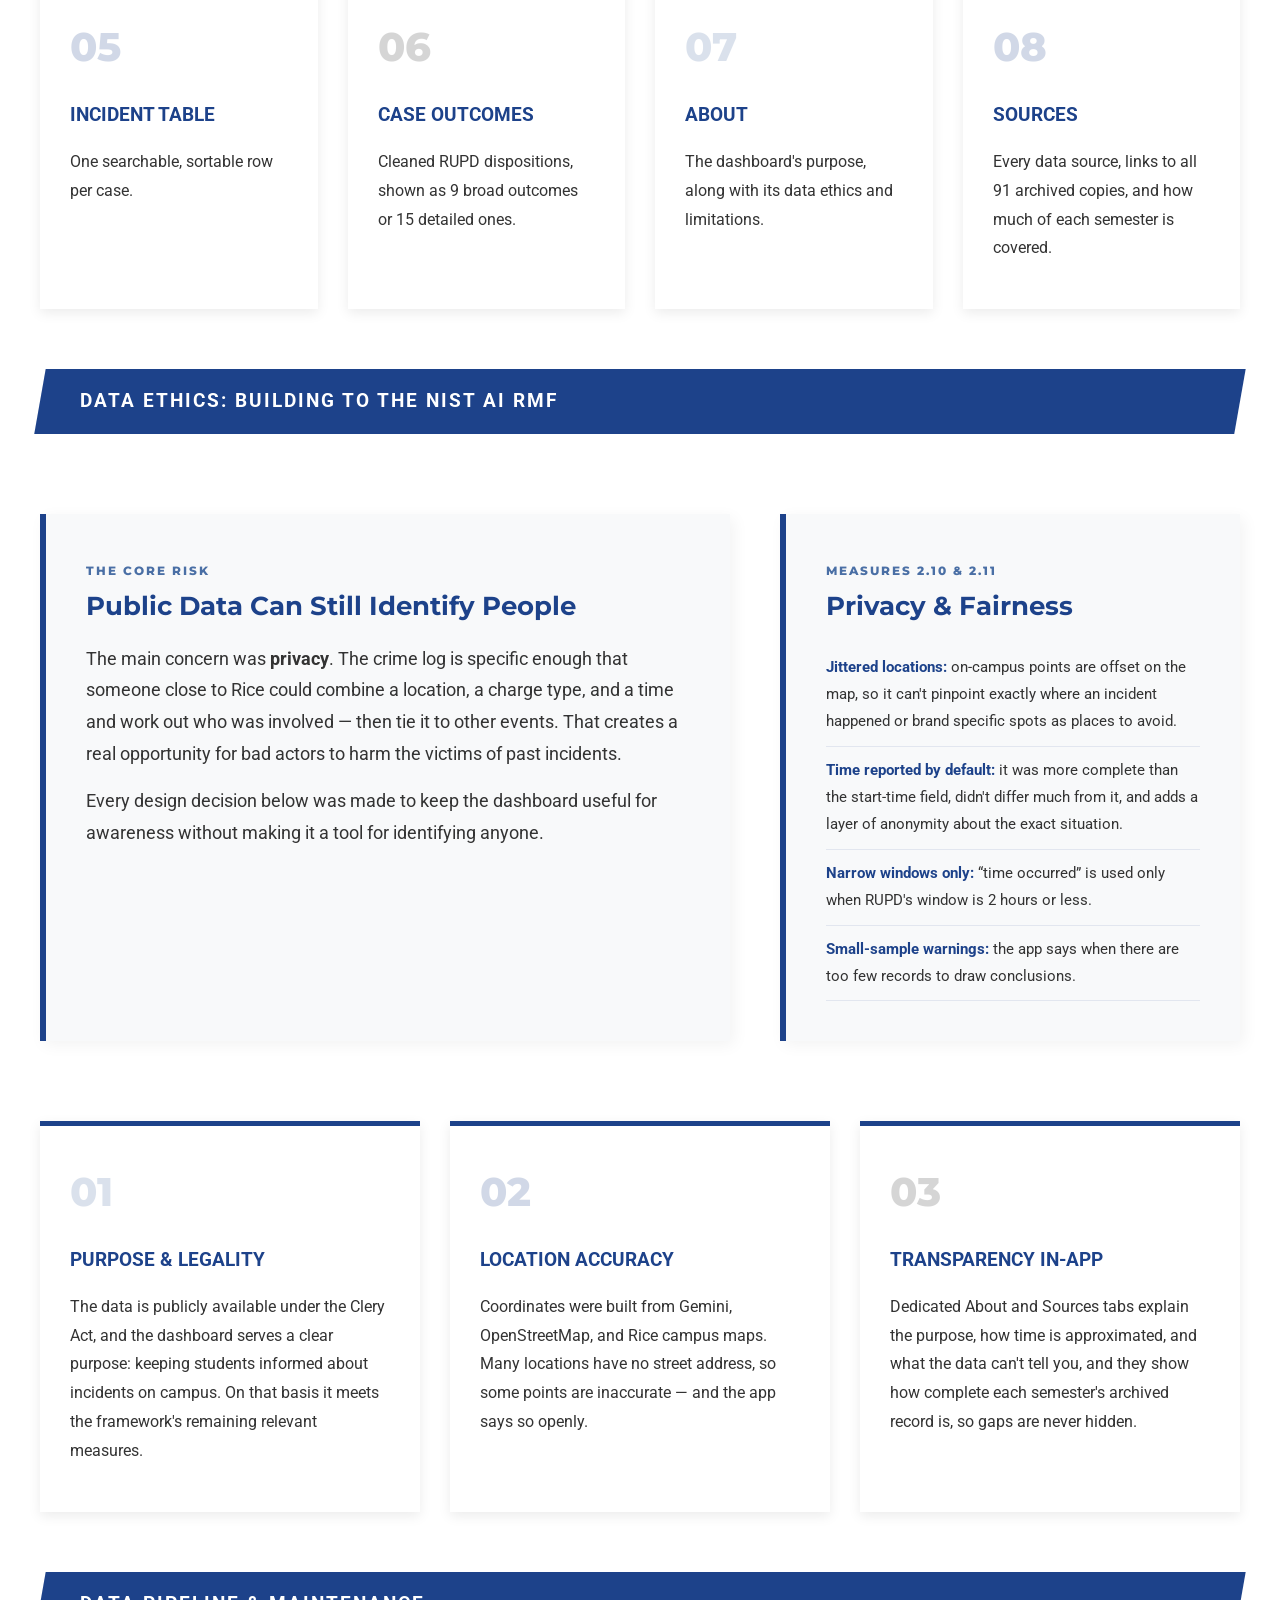
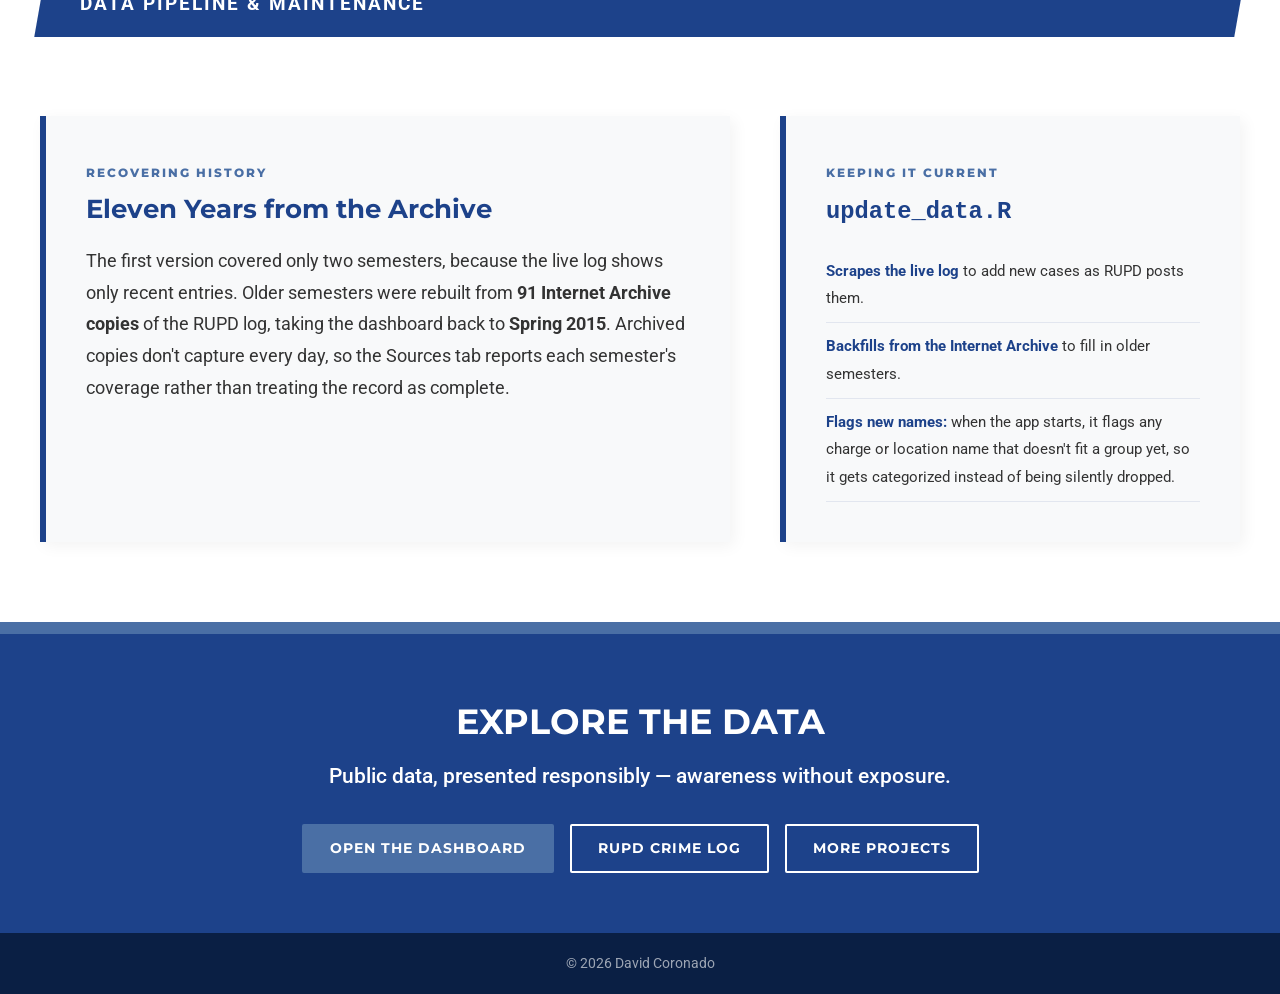
<file: rupd-dashboard.html>
<!DOCTYPE html>
<html lang="en">
<head>
    <meta charset="UTF-8">
    <meta name="viewport" content="width=device-width, initial-scale=1.0">
    <title>RUPD Crime Log Dashboard | David Coronado</title>
    <meta name="description" content="A privacy-conscious R Shiny dashboard of the Rice University Police Department daily crime log, built for DSCI 305 Data Ethics.">
    <link rel="icon" href="docs/assets/favicon.svg" type="image/svg+xml">
    <meta property="og:type" content="website">
    <meta property="og:site_name" content="David Coronado">
    <meta property="og:title" content="RUPD Crime Log Dashboard | David Coronado">
    <meta property="og:description" content="A privacy-conscious R Shiny dashboard of the Rice University Police Department daily crime log, built for DSCI 305 Data Ethics.">
    <meta property="og:url" content="https://davcrown.github.io/rupd-dashboard.html">
    <meta property="og:image" content="https://davcrown.github.io/docs/assets/dashboard.jpg">
    <meta name="twitter:card" content="summary_large_image">
    <link rel="stylesheet" href="style.css">
    <link href="https://fonts.googleapis.com/css2?family=Montserrat:wght@700;800&family=Roboto:wght@400;500&display=swap" rel="stylesheet">
</head>
<body>

    <nav class="top-nav">
        <div class="main-container nav-inner">
            <span class="site-title">RUPD Crime Log Dashboard</span>
            <ul class="nav-links">
                <li><a href="projects.html">&larr; Projects</a></li>
                <li><a href="#app">Live App</a></li>
                <li><a href="#features">Features</a></li>
                <li><a href="#ethics">Ethics</a></li>
                <li><a href="#data">Data</a></li>
            </ul>
        </div>
    </nav>

    <header class="galaxy-hero split portfolio-hero">
        <div class="main-container">
            <span class="category-tag light">DSCI 305 &middot; Data Ethics &middot; R Shiny</span>
            <h1>CAMPUS SAFETY, IN THE OPEN</h1>
            <h2>A PRIVACY-CONSCIOUS DASHBOARD OF THE RICE UNIVERSITY POLICE DEPARTMENT DAILY CRIME LOG</h2>
            <p class="hero-lede">
                An interactive way for students to see what is reported on campus &mdash; which charges, where, and when &mdash; designed around the NIST AI Risk Management Framework so the people behind each record stay protected.
            </p>
            <div class="hero-actions">
                <a href="https://dacrown.shinyapps.io/ethicsdashboard/" class="btn btn-accent" target="_blank" rel="noopener">Open the Dashboard</a>
                <a href="#ethics" class="btn btn-outline">Ethics &amp; Limitations</a>
            </div>
        </div>
        <div class="stat-cards hero-stats">
            <div class="stat-card">
                <span class="stat-number">32</span>
                <span class="stat-label">Semesters, Spring 2015 &ndash; Fall 2026</span>
            </div>
            <div class="stat-card accent">
                <span class="stat-number">3,167</span>
                <span class="stat-label">Cases from the RUPD daily crime log</span>
            </div>
            <div class="stat-card accent">
                <span class="stat-number">3,450</span>
                <span class="stat-label">Individual charges</span>
            </div>
            <div class="stat-card">
                <span class="stat-number">91</span>
                <span class="stat-label">Archived log copies recovered</span>
            </div>
        </div>
    </header>

    <main class="main-container">

        <!-- OVERVIEW -->
        <section class="intro-block">
            <p>
                The Rice University Police Department publishes a daily crime log, as required by the <strong>Jeanne Clery Disclosure of Campus Security Policy and Campus Crime Statistics Act</strong>. The log is public, but as a raw table it is hard to read. This dashboard turns it into something students can explore, so they know what is happening on campus. I was surprised myself by the variety of charges and how often they appear.
            </p>
            <p>
                The data now spans <strong>32 semesters, from Spring 2015 to Fall 2026</strong>: <strong>3,167 cases</strong> and <strong>3,450 charges</strong>. The live <a href="https://rupdadmin.rice.edu/crimelog/unskinned/" target="_blank" rel="noopener">RUPD log</a> only shows recent entries, so older semesters were recovered from <strong>Internet Archive</strong> copies of the page, and the app reports how much of each semester those copies cover.
            </p>
        </section>

        <!-- LIVE APP -->
        <header class="stats-divider" id="app">
            <div class="main-container">
                <h3>The Live Dashboard</h3>
            </div>
        </header>

        <section class="app-embed">
            <p class="embed-actions">
                <a href="https://dacrown.shinyapps.io/ethicsdashboard/" target="_blank" rel="noopener">Open full dashboard &#8599;</a>
            </p>
            <div class="app-frame lazy-embed" data-src="https://dacrown.shinyapps.io/ethicsdashboard/" data-title="RUPD Crime Log Dashboard">
                <div class="embed-preview">
                    <img src="docs/assets/dashboard.jpg" alt="The Incident Map tab of the RUPD Crime Log Dashboard, with filters and incidents grouped by location" width="1400" height="900">
                    <div class="embed-overlay">
                        <button type="button" class="btn btn-accent embed-launch">Launch interactive dashboard</button>
                        <a href="https://dacrown.shinyapps.io/ethicsdashboard/" class="btn btn-accent embed-open" target="_blank" rel="noopener">Open full dashboard &#8599;</a>
                    </div>
                </div>
                <div class="embed-loading" hidden>Loading dashboard&hellip; the server may take a moment to wake up.</div>
            </div>
            <p class="caption">
                Hosted on shinyapps.io. The app is built for desktop screens, so on a phone it opens in a new tab. On a first visit the server can take a little while to wake up.
            </p>
        </section>

        <!-- FEATURES -->
        <header class="stats-divider" id="features">
            <div class="main-container">
                <h3>What the Dashboard Does</h3>
            </div>
        </header>

        <section class="data-block split">
            <div class="text-explanation">
                <header class="section-header">
                    <span class="category-tag">One Sidebar, Every Tab</span>
                    <h2>Shared Filters</h2>
                </header>
                <ul class="stats-list">
                    <li><strong>Semester:</strong> pick one of the 32 semesters, or all of them.</li>
                    <li><strong>Detail level:</strong> show charts by broad groups or by individual charges and locations.</li>
                    <li><strong>Filters:</strong> location category, 10 location groups, 12 charge groups, or individual charge types.</li>
                    <li><strong>Reset &amp; summary:</strong> one button clears everything, and a live summary says exactly what's on screen.</li>
                </ul>
            </div>
            <div class="text-explanation">
                <header class="section-header">
                    <span class="category-tag">Fair Comparisons</span>
                    <h2>Per-Covered-Week Rates</h2>
                </header>
                <p>
                    Semesters differ in length, and archived copies don't capture every week of older semesters. Comparisons therefore use <strong>charges per covered week</strong> instead of raw totals, so a semester doesn't look safer or more dangerous just because more or less of it was recorded.
                </p>
            </div>
        </section>

        <section class="data-block conclusion-grid feature-grid four-up">
            <div class="conclusion-card">
                <div class="icon-header" style="color: var(--accent);">01</div>
                <h4>Incident Map</h4>
                <p>Opens on campus, with circles colored by location group and sized by count. Click a circle to see its charge breakdown.</p>
            </div>
            <div class="conclusion-card">
                <div class="icon-header" style="color: var(--nba-blue);">02</div>
                <h4>Charge &amp; Location Analysis</h4>
                <p>Charges by location and by type, plus a grid showing which kinds of charge happen where.</p>
            </div>
            <div class="conclusion-card">
                <div class="icon-header">03</div>
                <h4>Temporal Trends</h4>
                <p>Charges by hour of day, by time reported or time occurred, with the busiest 3-hour window named, and charges per week or month.</p>
            </div>
            <div class="conclusion-card">
                <div class="icon-header" style="color: var(--accent);">04</div>
                <h4>Semester Comparison</h4>
                <p>Charges per covered week across all semesters, and a side-by-side comparison of up to 4 semesters.</p>
            </div>
            <div class="conclusion-card">
                <div class="icon-header" style="color: var(--nba-blue);">05</div>
                <h4>Incident Table</h4>
                <p>One searchable, sortable row per case.</p>
            </div>
            <div class="conclusion-card">
                <div class="icon-header">06</div>
                <h4>Case Outcomes</h4>
                <p>Cleaned RUPD dispositions, shown as 9 broad outcomes or 15 detailed ones.</p>
            </div>
            <div class="conclusion-card">
                <div class="icon-header" style="color: var(--accent);">07</div>
                <h4>About</h4>
                <p>The dashboard's purpose, along with its data ethics and limitations.</p>
            </div>
            <div class="conclusion-card">
                <div class="icon-header" style="color: var(--nba-blue);">08</div>
                <h4>Sources</h4>
                <p>Every data source, links to all 91 archived copies, and how much of each semester is covered.</p>
            </div>
        </section>

        <!-- ETHICS -->
        <header class="stats-divider" id="ethics">
            <div class="main-container">
                <h3>Data Ethics: Building to the NIST AI RMF</h3>
            </div>
        </header>

        <section class="data-block split">
            <div class="text-explanation">
                <header class="section-header">
                    <span class="category-tag">The Core Risk</span>
                    <h2>Public Data Can Still Identify People</h2>
                </header>
                <p>
                    The main concern was <strong>privacy</strong>. The crime log is specific enough that someone close to Rice could combine a location, a charge type, and a time and work out who was involved &mdash; then tie it to other events. That creates a real opportunity for bad actors to harm the victims of past incidents.
                </p>
                <p>
                    Every design decision below was made to keep the dashboard useful for awareness without making it a tool for identifying anyone.
                </p>
            </div>
            <div class="text-explanation">
                <header class="section-header">
                    <span class="category-tag">Measures 2.10 &amp; 2.11</span>
                    <h2>Privacy &amp; Fairness</h2>
                </header>
                <ul class="stats-list">
                    <li><strong>Jittered locations:</strong> on-campus points are offset on the map, so it can't pinpoint exactly where an incident happened or brand specific spots as places to avoid.</li>
                    <li><strong>Time reported by default:</strong> it was more complete than the start-time field, didn't differ much from it, and adds a layer of anonymity about the exact situation.</li>
                    <li><strong>Narrow windows only:</strong> &ldquo;time occurred&rdquo; is used only when RUPD's window is 2 hours or less.</li>
                    <li><strong>Small-sample warnings:</strong> the app says when there are too few records to draw conclusions.</li>
                </ul>
            </div>
        </section>

        <section class="data-block conclusion-grid">
            <div class="conclusion-card">
                <div class="icon-header" style="color: var(--accent);">01</div>
                <h4>Purpose &amp; Legality</h4>
                <p>The data is publicly available under the Clery Act, and the dashboard serves a clear purpose: keeping students informed about incidents on campus. On that basis it meets the framework's remaining relevant measures.</p>
            </div>
            <div class="conclusion-card">
                <div class="icon-header" style="color: var(--nba-blue);">02</div>
                <h4>Location Accuracy</h4>
                <p>Coordinates were built from Gemini, OpenStreetMap, and Rice campus maps. Many locations have no street address, so some points are inaccurate &mdash; and the app says so openly.</p>
            </div>
            <div class="conclusion-card">
                <div class="icon-header">03</div>
                <h4>Transparency In-App</h4>
                <p>Dedicated About and Sources tabs explain the purpose, how time is approximated, and what the data can't tell you, and they show how complete each semester's archived record is, so gaps are never hidden.</p>
            </div>
        </section>

        <!-- MAINTENANCE -->
        <header class="stats-divider" id="data">
            <div class="main-container">
                <h3>Data Pipeline &amp; Maintenance</h3>
            </div>
        </header>

        <section class="data-block split">
            <div class="text-explanation">
                <header class="section-header">
                    <span class="category-tag">Recovering History</span>
                    <h2>Eleven Years from the Archive</h2>
                </header>
                <p>
                    The first version covered only two semesters, because the live log shows only recent entries. Older semesters were rebuilt from <strong>91 Internet Archive copies</strong> of the RUPD log, taking the dashboard back to <strong>Spring 2015</strong>. Archived copies don't capture every day, so the Sources tab reports each semester's coverage rather than treating the record as complete.
                </p>
            </div>
            <div class="text-explanation">
                <header class="section-header">
                    <span class="category-tag">Keeping It Current</span>
                    <h2><code>update_data.R</code></h2>
                </header>
                <ul class="stats-list">
                    <li><strong>Scrapes the live log</strong> to add new cases as RUPD posts them.</li>
                    <li><strong>Backfills from the Internet Archive</strong> to fill in older semesters.</li>
                    <li><strong>Flags new names:</strong> when the app starts, it flags any charge or location name that doesn't fit a group yet, so it gets categorized instead of being silently dropped.</li>
                </ul>
            </div>
        </section>

    </main>

    <section class="final-statement">
        <div class="main-container">
            <h3 class="contact-title">Explore the Data</h3>
            <p>Public data, presented responsibly &mdash; awareness without exposure.</p>
            <div class="hero-actions centered">
                <a href="https://dacrown.shinyapps.io/ethicsdashboard/" class="btn btn-accent" target="_blank" rel="noopener">Open the Dashboard</a>
                <a href="https://rupdadmin.rice.edu/crimelog/unskinned/" class="btn btn-outline" target="_blank" rel="noopener">RUPD Crime Log</a>
                <a href="projects.html" class="btn btn-outline">More Projects</a>
            </div>
        </div>
    </section>

    <footer class="site-footer">
        <div class="main-container">&copy; 2026 David Coronado</div>
    </footer>

    <script src="embed.js"></script>

</body>
</html>
</file>
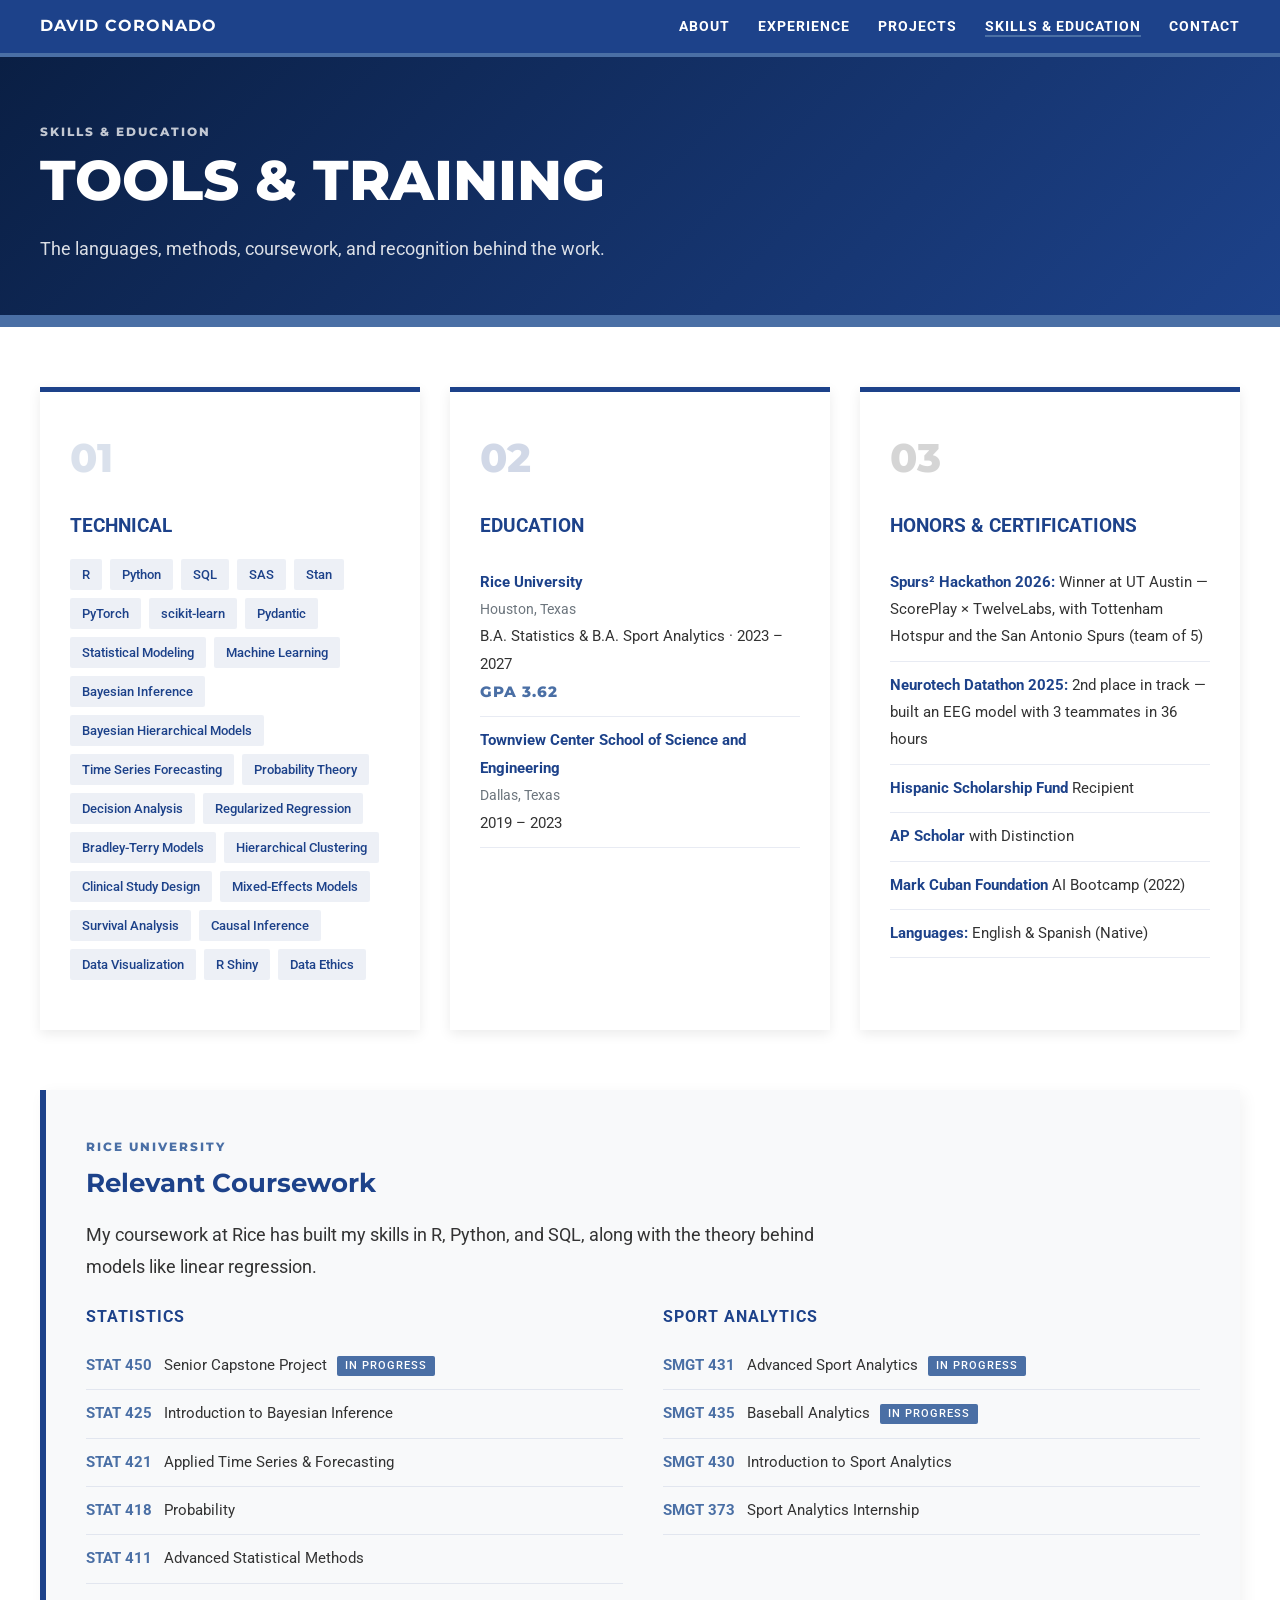
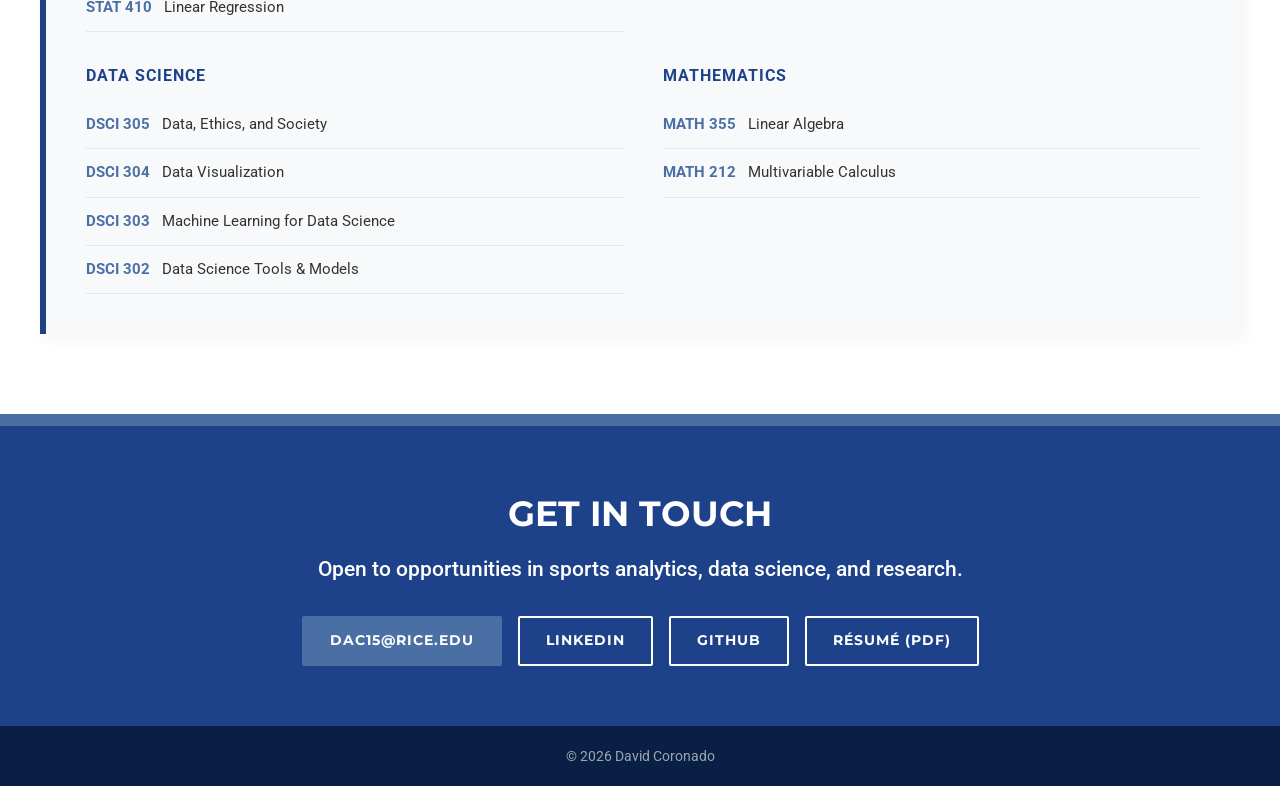
<file: skills.html>
<!DOCTYPE html>
<html lang="en">
<head>
    <meta charset="UTF-8">
    <meta name="viewport" content="width=device-width, initial-scale=1.0">
    <title>Skills & Education | David Coronado</title>
    <meta name="description" content="David Coronado's technical skills, education, honors, and relevant coursework.">
    <link rel="icon" href="docs/assets/favicon.svg" type="image/svg+xml">
    <meta property="og:type" content="website">
    <meta property="og:site_name" content="David Coronado">
    <meta property="og:title" content="Skills &amp; Education | David Coronado">
    <meta property="og:description" content="David Coronado's technical skills, education, honors, and relevant coursework.">
    <meta property="og:url" content="https://davcrown.github.io/skills.html">
    <meta property="og:image" content="https://davcrown.github.io/docs/assets/headshot.jpg">
    <meta name="twitter:card" content="summary_large_image">
    <link rel="stylesheet" href="style.css">
    <link href="https://fonts.googleapis.com/css2?family=Montserrat:wght@700;800&family=Roboto:wght@400;500&display=swap" rel="stylesheet">
</head>
<body>

    <nav class="top-nav">
        <div class="main-container nav-inner">
            <a href="index.html" class="site-title">David Coronado</a>
            <ul class="nav-links">
                <li><a href="about.html">About</a></li>
                <li><a href="experience.html">Experience</a></li>
                <li><a href="projects.html">Projects</a></li>
                <li><a href="skills.html" class="active" aria-current="page">Skills &amp; Education</a></li>
                <li><a href="#contact">Contact</a></li>
            </ul>
        </div>
    </nav>


    <header class="page-hero">
        <div class="main-container">
            <span class="category-tag light">Skills &amp; Education</span>
            <h1>TOOLS &amp; TRAINING</h1>
            <p class="hero-lede">The languages, methods, coursework, and recognition behind the work.</p>
        </div>
    </header>

    <main class="main-container">

        <section class="data-block conclusion-grid">
            <div class="conclusion-card">
                <div class="icon-header" style="color: var(--accent);">01</div>
                <h4>Technical</h4>
                <ul class="tag-list">
                    <li>R</li>
                    <li>Python</li>
                    <li>SQL</li>
                    <li>SAS</li>
                    <li>Stan</li>
                    <li>PyTorch</li>
                    <li>scikit-learn</li>
                    <li>Pydantic</li>
                    <li>Statistical Modeling</li>
                    <li>Machine Learning</li>
                    <li>Bayesian Inference</li>
                    <li>Bayesian Hierarchical Models</li>
                    <li>Time Series Forecasting</li>
                    <li>Probability Theory</li>
                    <li>Decision Analysis</li>
                    <li>Regularized Regression</li>
                    <li>Bradley-Terry Models</li>
                    <li>Hierarchical Clustering</li>
                    <li>Clinical Study Design</li>
                    <li>Mixed-Effects Models</li>
                    <li>Survival Analysis</li>
                    <li>Causal Inference</li>
                    <li>Data Visualization</li>
                    <li>R Shiny</li>
                    <li>Data Ethics</li>
                </ul>
            </div>
            <div class="conclusion-card">
                <div class="icon-header" style="color: var(--nba-blue);">02</div>
                <h4>Education</h4>
                <ul class="stats-list">
                    <li><strong>Rice University</strong><br><span class="school-location">Houston, Texas</span><br>B.A. Statistics &amp; B.A. Sport Analytics &middot; 2023 &ndash; 2027<br><span class="gpa">GPA 3.62</span></li>
                    <li><strong>Townview Center School of Science and Engineering</strong><br><span class="school-location">Dallas, Texas</span><br>2019 &ndash; 2023</li>
                </ul>
            </div>
            <div class="conclusion-card">
                <div class="icon-header">03</div>
                <h4>Honors &amp; Certifications</h4>
                <ul class="stats-list">
                    <li><strong>Spurs² Hackathon 2026:</strong> Winner at UT Austin &mdash; ScorePlay &times; TwelveLabs, with Tottenham Hotspur and the San Antonio Spurs (team of 5)</li>
                    <li><strong>Neurotech Datathon 2025:</strong> 2nd place in track &mdash; built an EEG model with 3 teammates in 36 hours</li>
                    <li><strong>Hispanic Scholarship Fund</strong> Recipient</li>
                    <li><strong>AP Scholar</strong> with Distinction</li>
                    <li><strong>Mark Cuban Foundation</strong> AI Bootcamp (2022)</li>
                    <li><strong>Languages:</strong> English &amp; Spanish (Native)</li>
                </ul>
            </div>
        </section>

        <section class="text-explanation coursework-block">
            <header class="section-header">
                <span class="category-tag">Rice University</span>
                <h2>Relevant Coursework</h2>
            </header>
            <p>
                My coursework at Rice has built my skills in R, Python, and SQL, along with the theory behind models like linear regression.
            </p>
            <div class="course-groups">
                <div>
                    <h4>Statistics</h4>
                    <ul class="course-list">
                        <li><strong>STAT 450</strong> Senior Capstone Project <span class="in-progress">In progress</span></li>
                        <li><strong>STAT 425</strong> Introduction to Bayesian Inference</li>
                        <li><strong>STAT 421</strong> Applied Time Series &amp; Forecasting</li>
                        <li><strong>STAT 418</strong> Probability</li>
                        <li><strong>STAT 411</strong> Advanced Statistical Methods</li>
                        <li><strong>STAT 410</strong> Linear Regression</li>
                    </ul>
                </div>
                <div>
                    <h4>Sport Analytics</h4>
                    <ul class="course-list">
                        <li><strong>SMGT 431</strong> Advanced Sport Analytics <span class="in-progress">In progress</span></li>
                        <li><strong>SMGT 435</strong> Baseball Analytics <span class="in-progress">In progress</span></li>
                        <li><strong>SMGT 430</strong> Introduction to Sport Analytics</li>
                        <li><strong>SMGT 373</strong> Sport Analytics Internship</li>
                    </ul>
                </div>
                <div>
                    <h4>Data Science</h4>
                    <ul class="course-list">
                        <li><strong>DSCI 305</strong> Data, Ethics, and Society</li>
                        <li><strong>DSCI 304</strong> Data Visualization</li>
                        <li><strong>DSCI 303</strong> Machine Learning for Data Science</li>
                        <li><strong>DSCI 302</strong> Data Science Tools &amp; Models</li>
                    </ul>
                </div>
                <div>
                    <h4>Mathematics</h4>
                    <ul class="course-list">
                        <li><strong>MATH 355</strong> Linear Algebra</li>
                        <li><strong>MATH 212</strong> Multivariable Calculus</li>
                    </ul>
                </div>
            </div>
        </section>

    </main>

    <!-- CONTACT -->
    <section class="final-statement" id="contact">
        <div class="main-container">
            <h3 class="contact-title">Get in Touch</h3>
            <p>Open to opportunities in sports analytics, data science, and research.</p>
            <div class="hero-actions centered">
                <a href="mailto:dac15@rice.edu" class="btn btn-accent">dac15@rice.edu</a>
                <a href="https://www.linkedin.com/in/david-coronado-189642289" class="btn btn-outline" target="_blank" rel="noopener">LinkedIn</a>
                <a href="https://github.com/davcrown" class="btn btn-outline" target="_blank" rel="noopener">GitHub</a>
                <a href="docs/David-Coronado-Resume.pdf" class="btn btn-outline" download>R&eacute;sum&eacute; (PDF)</a>
            </div>
        </div>
    </section>

    <footer class="site-footer">
        <div class="main-container">&copy; 2026 David Coronado</div>
    </footer>

</body>
</html>
</file>
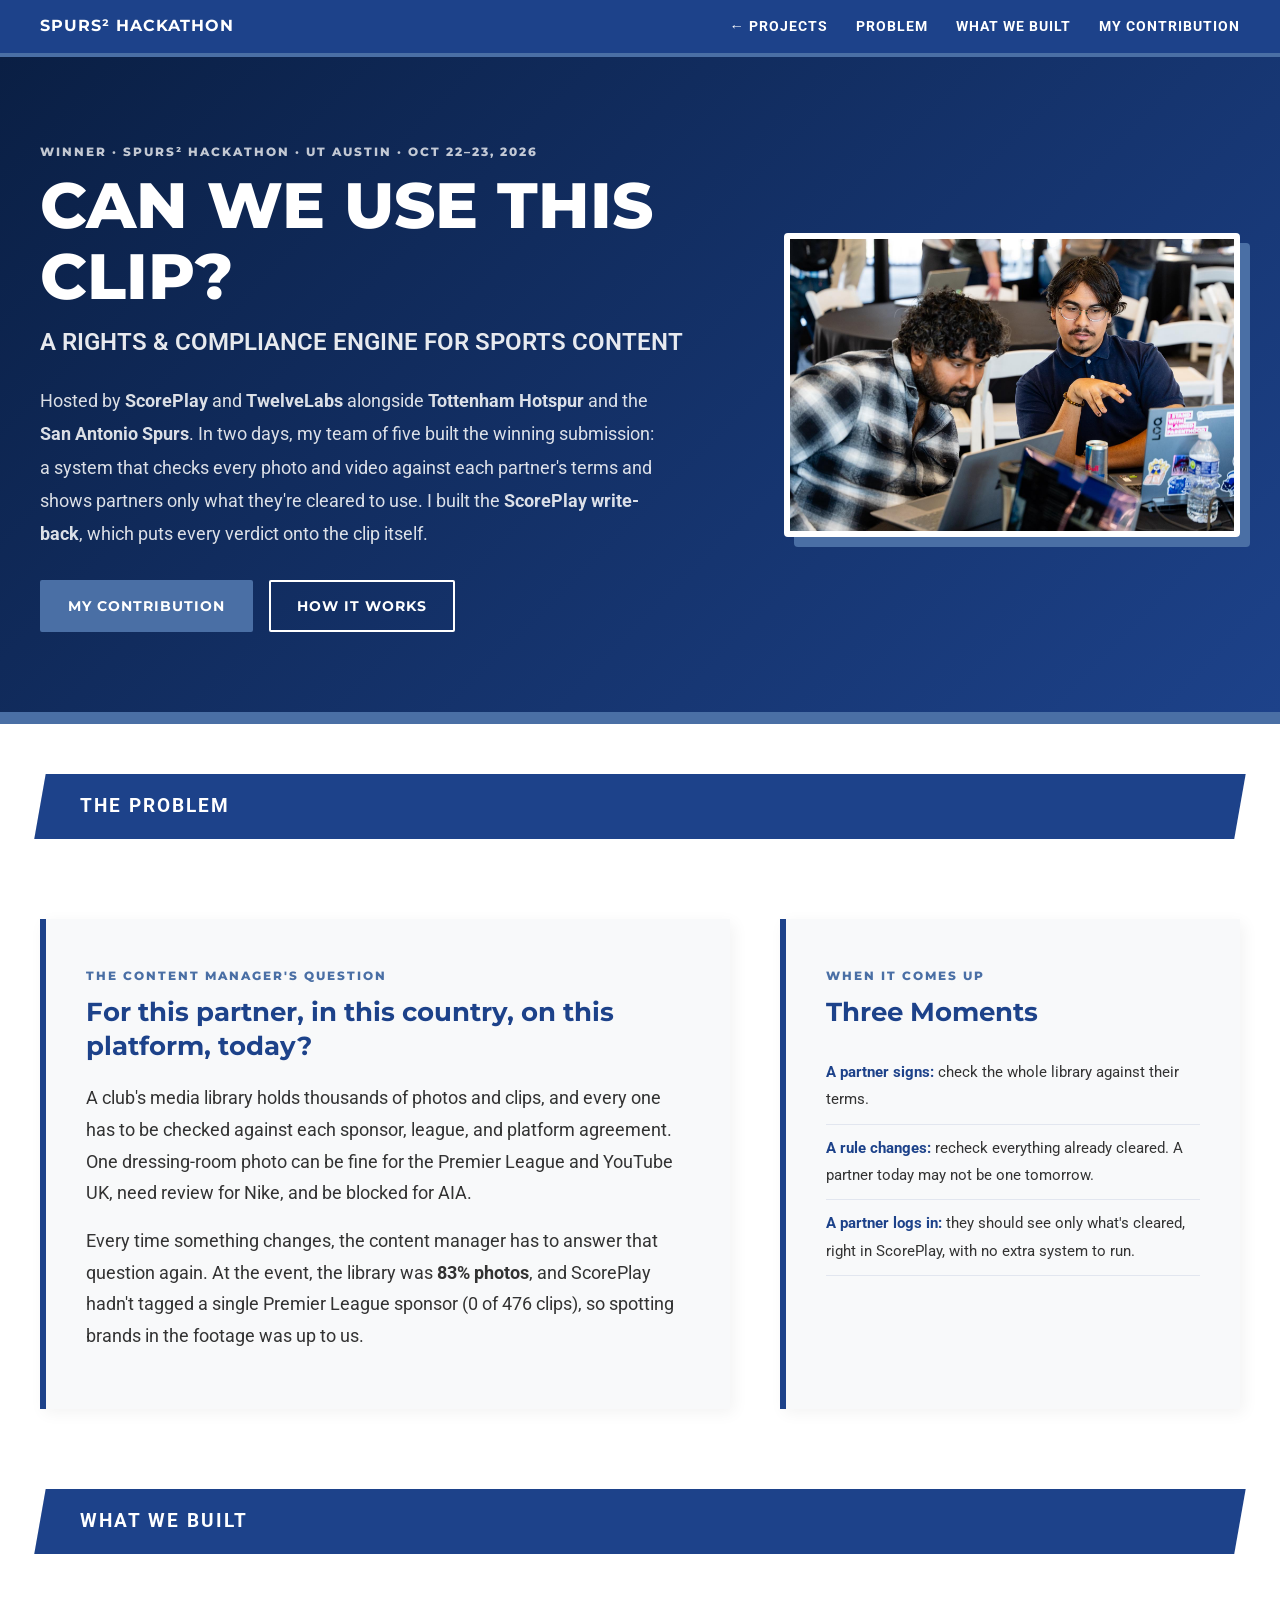
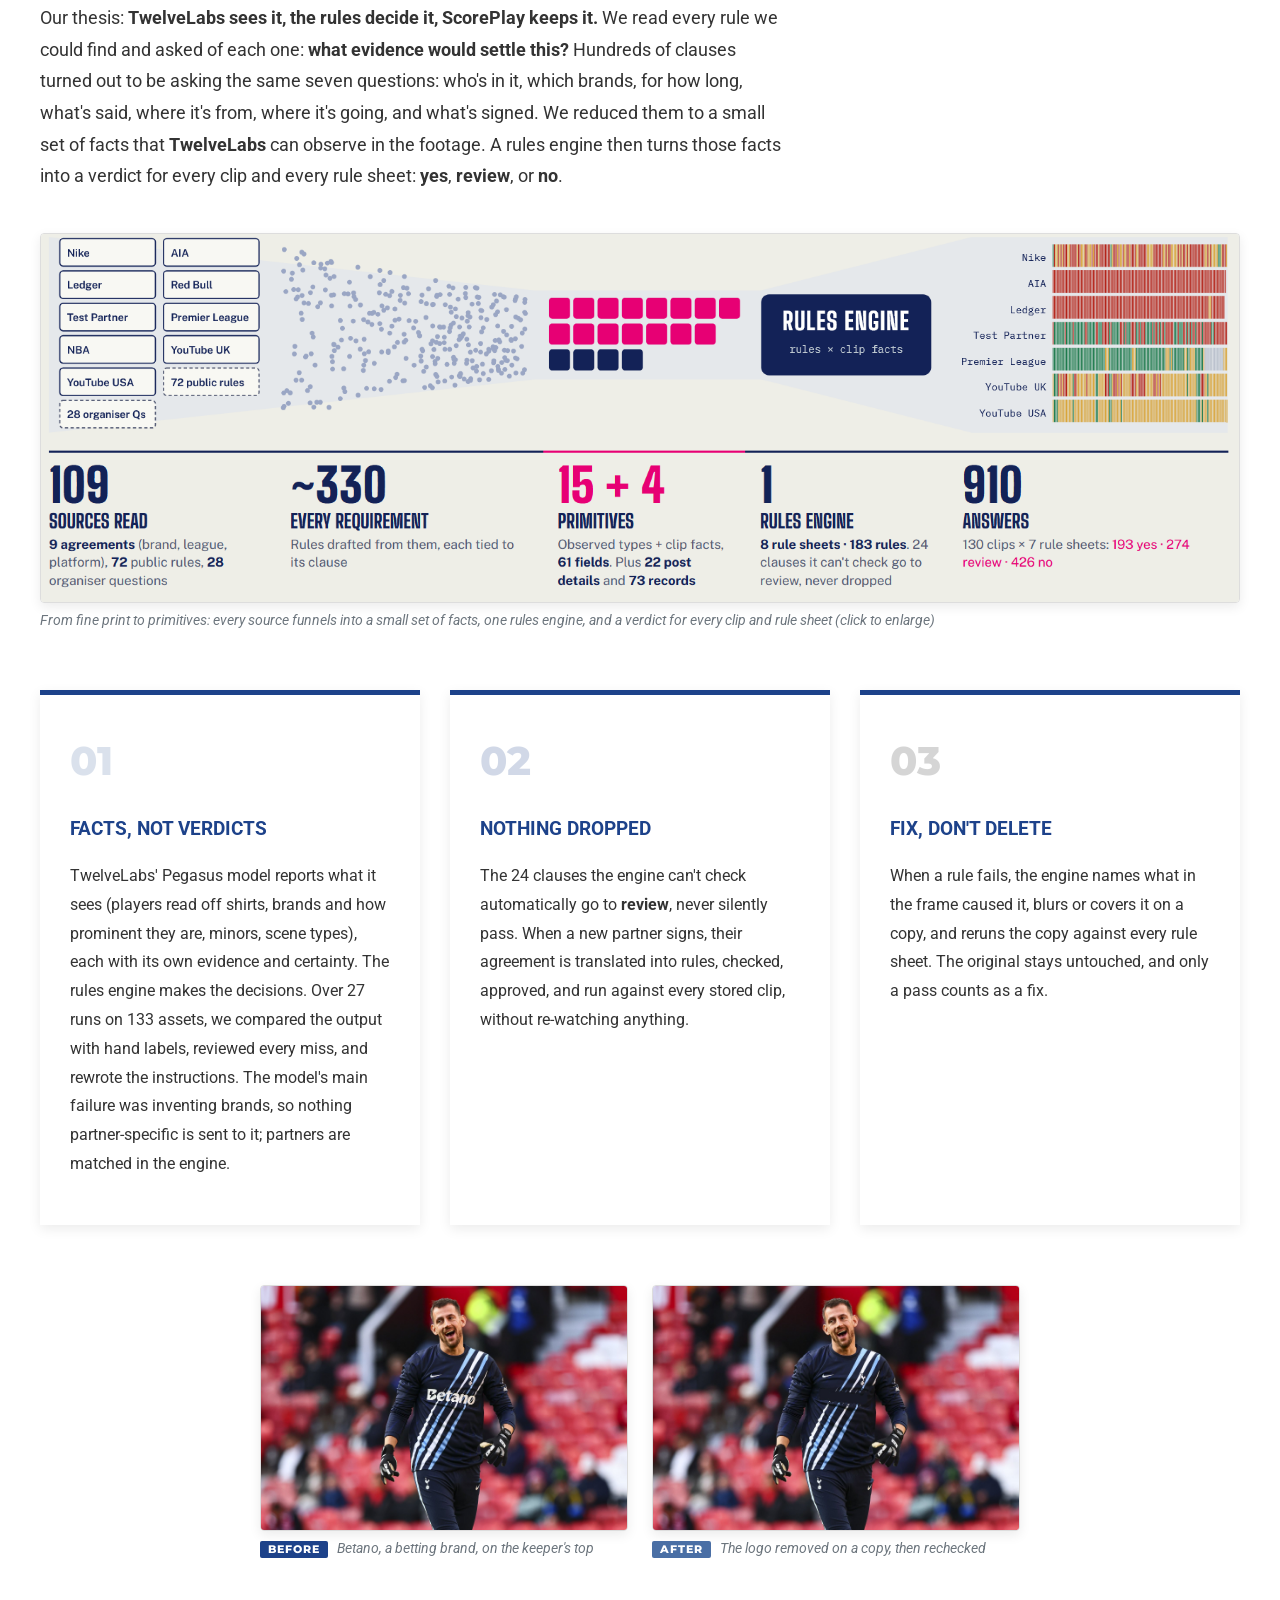
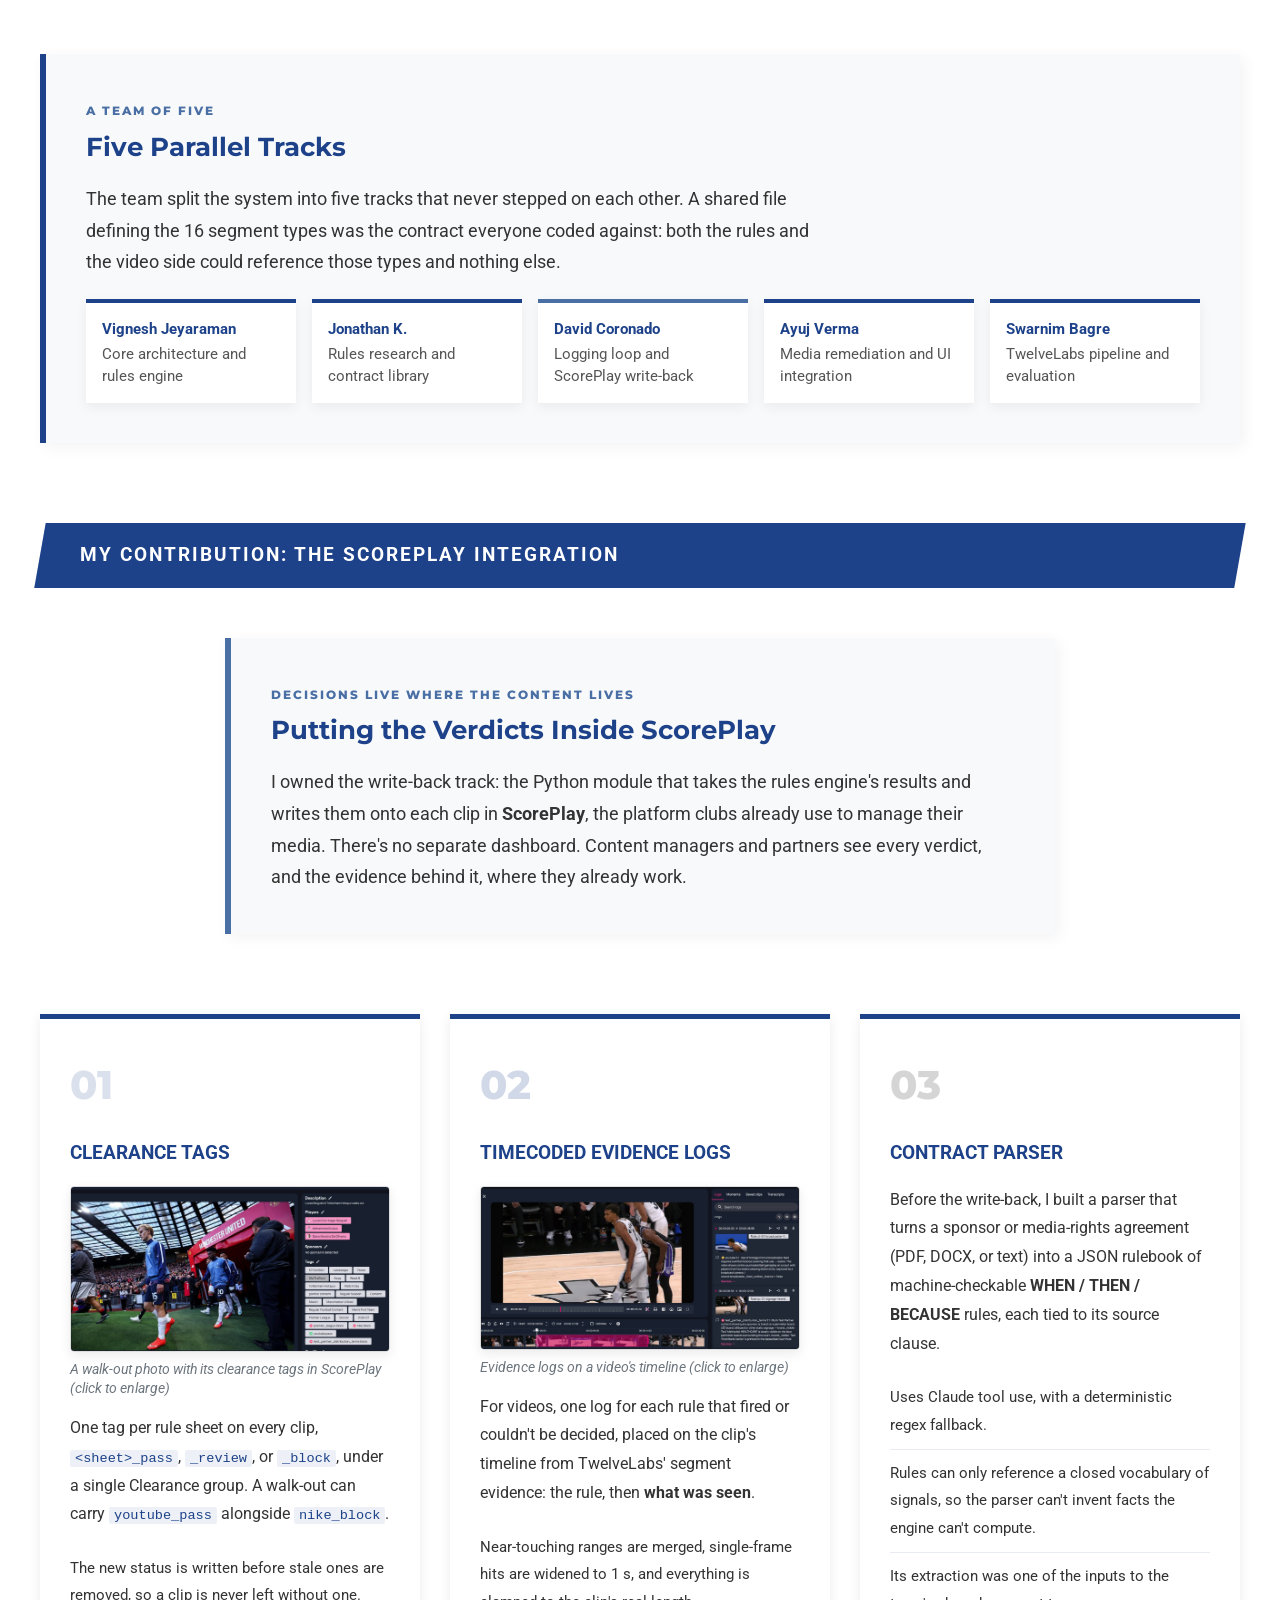
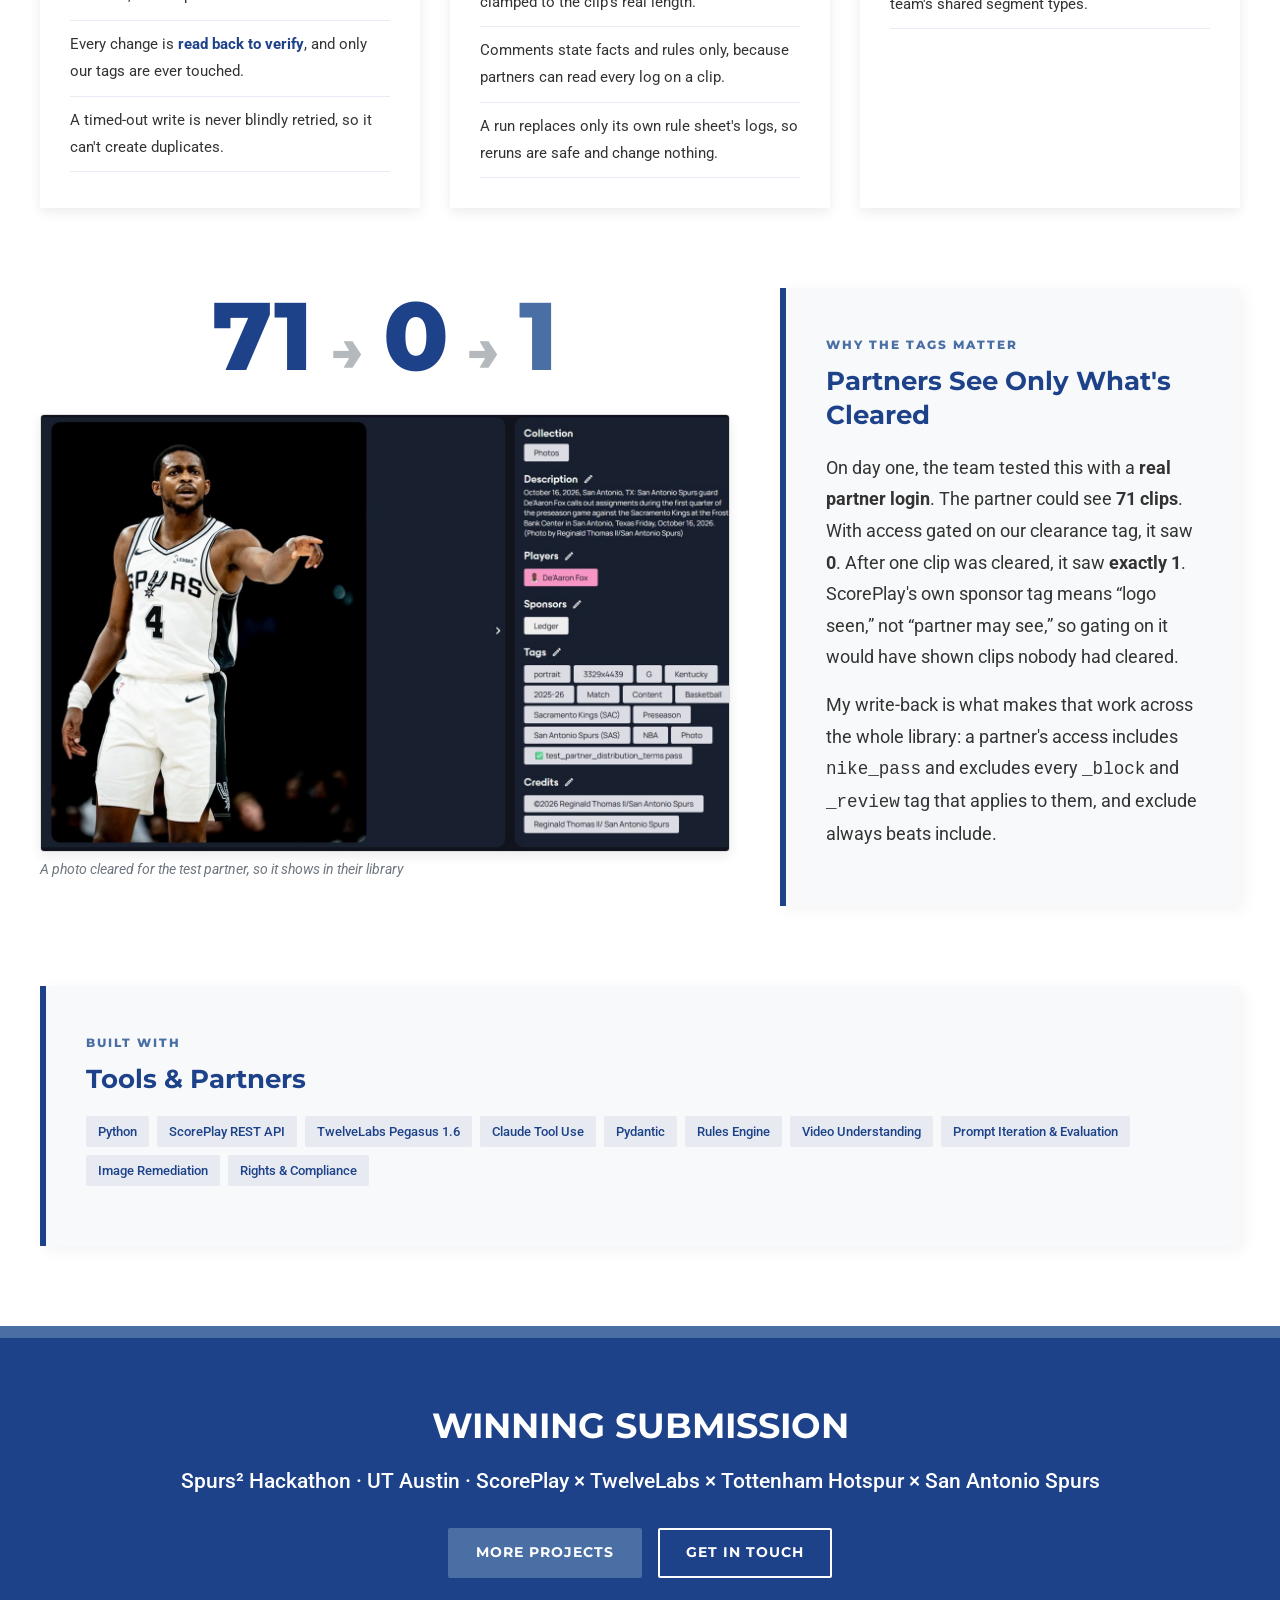
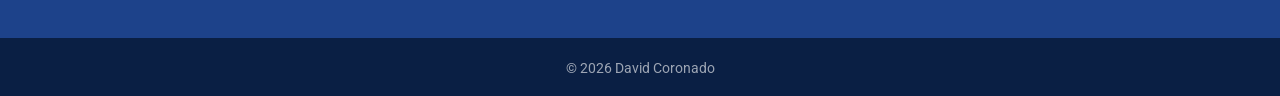
<file: spurs2-hackathon.html>
<!DOCTYPE html>
<html lang="en">
<head>
    <meta charset="UTF-8">
    <meta name="viewport" content="width=device-width, initial-scale=1.0">
    <title>Spurs² Hackathon | David Coronado</title>
    <meta name="description" content="Winning submission at the Spurs² Hackathon: a rights and compliance engine that tells clubs whether a clip can be used, built on TwelveLabs and ScorePlay.">
    <link rel="icon" href="docs/assets/favicon.svg" type="image/svg+xml">
    <meta property="og:type" content="website">
    <meta property="og:site_name" content="David Coronado">
    <meta property="og:title" content="Spurs² Hackathon | David Coronado">
    <meta property="og:description" content="Winning submission at the Spurs² Hackathon: a rights and compliance engine that tells clubs whether a clip can be used, built on TwelveLabs and ScorePlay.">
    <meta property="og:url" content="https://davcrown.github.io/spurs2-hackathon.html">
    <meta property="og:image" content="https://davcrown.github.io/docs/assets/spurs2-hackathon.jpg">
    <meta name="twitter:card" content="summary_large_image">
    <link rel="stylesheet" href="style.css">
    <link href="https://fonts.googleapis.com/css2?family=Montserrat:wght@700;800&family=Roboto:wght@400;500&display=swap" rel="stylesheet">
</head>
<body>

    <nav class="top-nav">
        <div class="main-container nav-inner">
            <span class="site-title">Spurs² Hackathon</span>
            <ul class="nav-links">
                <li><a href="projects.html">&larr; Projects</a></li>
                <li><a href="#problem">Problem</a></li>
                <li><a href="#built">What We Built</a></li>
                <li><a href="#scoreplay">My Contribution</a></li>
            </ul>
        </div>
    </nav>

    <header class="galaxy-hero split portfolio-hero">
        <div class="main-container">
            <span class="category-tag light">Winner &middot; Spurs² Hackathon &middot; UT Austin &middot; Oct 22&ndash;23, 2026</span>
            <h1>CAN WE USE THIS CLIP?</h1>
            <h2>A RIGHTS &amp; COMPLIANCE ENGINE FOR SPORTS CONTENT</h2>
            <p class="hero-lede">
                Hosted by <strong>ScorePlay</strong> and <strong>TwelveLabs</strong> alongside <strong>Tottenham Hotspur</strong> and the <strong>San Antonio Spurs</strong>. In two days, my team of five built the winning submission: a system that checks every photo and video against each partner's terms and shows partners only what they're cleared to use. I built the <strong>ScorePlay write-back</strong>, which puts every verdict onto the clip itself.
            </p>
            <div class="hero-actions">
                <a href="#scoreplay" class="btn btn-accent">My Contribution</a>
                <a href="#built" class="btn btn-outline">How It Works</a>
            </div>
        </div>
        <div class="viz hero-photo">
            <img src="docs/assets/spurs2-hackathon.jpg" alt="David Coronado and a teammate working at laptops during the Spurs² Hackathon">
        </div>
    </header>

    <main class="main-container">

        <!-- PROBLEM -->
        <header class="stats-divider" id="problem">
            <div class="main-container">
                <h3>The Problem</h3>
            </div>
        </header>

        <section class="data-block split">
            <div class="text-explanation">
                <header class="section-header">
                    <span class="category-tag">The Content Manager's Question</span>
                    <h2>For this partner, in this country, on this platform, today?</h2>
                </header>
                <p>
                    A club's media library holds thousands of photos and clips, and every one has to be checked against each sponsor, league, and platform agreement. One dressing-room photo can be fine for the Premier League and YouTube UK, need review for Nike, and be blocked for AIA.
                </p>
                <p>
                    Every time something changes, the content manager has to answer that question again. At the event, the library was <strong>83% photos</strong>, and ScorePlay hadn't tagged a single Premier League sponsor (0 of 476 clips), so spotting brands in the footage was up to us.
                </p>
            </div>
            <div class="text-explanation">
                <header class="section-header">
                    <span class="category-tag">When It Comes Up</span>
                    <h2>Three Moments</h2>
                </header>
                <ul class="stats-list">
                    <li><strong>A partner signs:</strong> check the whole library against their terms.</li>
                    <li><strong>A rule changes:</strong> recheck everything already cleared. A partner today may not be one tomorrow.</li>
                    <li><strong>A partner logs in:</strong> they should see only what's cleared, right in ScorePlay, with no extra system to run.</li>
                </ul>
            </div>
        </section>

        <!-- WHAT WE BUILT -->
        <header class="stats-divider" id="built">
            <div class="main-container">
                <h3>What We Built</h3>
            </div>
        </header>

        <section class="intro-block">
            <p>
                Our thesis: <strong>TwelveLabs sees it, the rules decide it, ScorePlay keeps it.</strong> We read every rule we could find and asked of each one: <strong>what evidence would settle this?</strong> Hundreds of clauses turned out to be asking the same seven questions: who's in it, which brands, for how long, what's said, where it's from, where it's going, and what's signed. We reduced them to a small set of facts that <strong>TwelveLabs</strong> can observe in the footage. A rules engine then turns those facts into a verdict for every clip and every rule sheet: <strong>yes</strong>, <strong>review</strong>, or <strong>no</strong>.
            </p>
        </section>

        <figure class="shot funnel-figure">
            <a href="docs/assets/spurs2/funnel.png" target="_blank" rel="noopener" class="shot-link"><img loading="lazy" decoding="async" src="docs/assets/spurs2/funnel.png" alt="From fine print to primitives: 109 sources read (9 agreements, 72 public rules, 28 organiser questions) become about 330 requirements, which reduce to 15 observed types plus 4 clip facts (61 fields, plus 22 post details and 73 records). One rules engine with 8 rule sheets and 183 rules (24 clauses it can't check go to review) produces 910 answers: 130 clips across 7 rule sheets, 193 yes, 274 review, 426 no."></a>
            <figcaption>From fine print to primitives: every source funnels into a small set of facts, one rules engine, and a verdict for every clip and rule sheet (click to enlarge)</figcaption>
        </figure>

        <section class="data-block conclusion-grid">
            <div class="conclusion-card">
                <div class="icon-header" style="color: var(--accent);">01</div>
                <h4>Facts, Not Verdicts</h4>
                <p>TwelveLabs' Pegasus model reports what it sees (players read off shirts, brands and how prominent they are, minors, scene types), each with its own evidence and certainty. The rules engine makes the decisions. Over 27 runs on 133 assets, we compared the output with hand labels, reviewed every miss, and rewrote the instructions. The model's main failure was inventing brands, so nothing partner-specific is sent to it; partners are matched in the engine.</p>
            </div>
            <div class="conclusion-card">
                <div class="icon-header" style="color: var(--nba-blue);">02</div>
                <h4>Nothing Dropped</h4>
                <p>The 24 clauses the engine can't check automatically go to <strong>review</strong>, never silently pass. When a new partner signs, their agreement is translated into rules, checked, approved, and run against every stored clip, without re-watching anything.</p>
            </div>
            <div class="conclusion-card">
                <div class="icon-header">03</div>
                <h4>Fix, Don't Delete</h4>
                <p>When a rule fails, the engine names what in the frame caused it, blurs or covers it on a copy, and reruns the copy against every rule sheet. The original stays untouched, and only a pass counts as a fix.</p>
            </div>
        </section>

        <section class="before-after">
            <figure class="shot">
                <a href="docs/assets/spurs2/remediation-before.jpg" target="_blank" rel="noopener" class="shot-link"><img loading="lazy" decoding="async" src="docs/assets/spurs2/remediation-before.jpg" alt="Before: a goalkeeper's warm-up top showing the Betano betting logo"></a>
                <figcaption><span class="ba-label">Before</span> Betano, a betting brand, on the keeper's top</figcaption>
            </figure>
            <figure class="shot">
                <a href="docs/assets/spurs2/remediation-after.jpg" target="_blank" rel="noopener" class="shot-link"><img loading="lazy" decoding="async" src="docs/assets/spurs2/remediation-after.jpg" alt="After: the same photo with the Betano logo removed"></a>
                <figcaption><span class="ba-label after">After</span> The logo removed on a copy, then rechecked</figcaption>
            </figure>
        </section>

        <section class="text-explanation coursework-block">
            <header class="section-header">
                <span class="category-tag">A Team of Five</span>
                <h2>Five Parallel Tracks</h2>
            </header>
            <p>
                The team split the system into five tracks that never stepped on each other. A shared file defining the 16 segment types was the contract everyone coded against: both the rules and the video side could reference those types and nothing else.
            </p>
            <ul class="team-list">
                <li><strong>Vignesh Jeyaraman</strong><span>Core architecture and rules engine</span></li>
                <li><strong>Jonathan K.</strong><span>Rules research and contract library</span></li>
                <li class="me"><strong>David Coronado</strong><span>Logging loop and ScorePlay write-back</span></li>
                <li><strong>Ayuj Verma</strong><span>Media remediation and UI integration</span></li>
                <li><strong>Swarnim Bagre</strong><span>TwelveLabs pipeline and evaluation</span></li>
            </ul>
        </section>

        <!-- MY CONTRIBUTION -->
        <header class="stats-divider" id="scoreplay">
            <div class="main-container">
                <h3>My Contribution: The ScorePlay Integration</h3>
            </div>
        </header>

        <section class="story-block">
            <header class="section-header">
                <span class="category-tag">Decisions Live Where the Content Lives</span>
                <h2>Putting the Verdicts Inside ScorePlay</h2>
            </header>
            <p>
                I owned the write-back track: the Python module that takes the rules engine's results and writes them onto each clip in <strong>ScorePlay</strong>, the platform clubs already use to manage their media. There's no separate dashboard. Content managers and partners see every verdict, and the evidence behind it, where they already work.
            </p>
        </section>

        <section class="data-block conclusion-grid">
            <div class="conclusion-card">
                <div class="icon-header" style="color: var(--accent);">01</div>
                <h4>Clearance Tags</h4>
                <figure class="shot">
                    <a href="docs/assets/spurs2/clearance-tags.jpg" target="_blank" rel="noopener" class="shot-link"><img loading="lazy" decoding="async" src="docs/assets/spurs2/clearance-tags.jpg" alt="A walk-out photo in ScorePlay with clearance tags: premier_league block, nike block, youtube pass, test_partner_distribution_terms block"></a>
                    <figcaption>A walk-out photo with its clearance tags in ScorePlay (click to enlarge)</figcaption>
                </figure>
                <p>One tag per rule sheet on every clip, <code>&lt;sheet&gt;_pass</code>, <code>_review</code>, or <code>_block</code>, under a single Clearance group. A walk-out can carry <code>youtube_pass</code> alongside <code>nike_block</code>.</p>
                <ul class="stats-list">
                    <li>The new status is written before stale ones are removed, so a clip is never left without one.</li>
                    <li>Every change is <strong>read back to verify</strong>, and only our tags are ever touched.</li>
                    <li>A timed-out write is never blindly retried, so it can't create duplicates.</li>
                </ul>
            </div>
            <div class="conclusion-card">
                <div class="icon-header" style="color: var(--nba-blue);">02</div>
                <h4>Timecoded Evidence Logs</h4>
                <figure class="shot">
                    <a href="docs/assets/spurs2/evidence-logs.jpg" target="_blank" rel="noopener" class="shot-link"><img loading="lazy" decoding="async" src="docs/assets/spurs2/evidence-logs.jpg" alt="ScorePlay's video Logs panel showing two timecoded evidence logs, one flagging Methodist HEALTHCARE on the perimeter boards"></a>
                    <figcaption>Evidence logs on a video's timeline (click to enlarge)</figcaption>
                </figure>
                <p>For videos, one log for each rule that fired or couldn't be decided, placed on the clip's timeline from TwelveLabs' segment evidence: the rule, then <strong>what was seen</strong>.</p>
                <ul class="stats-list">
                    <li>Near-touching ranges are merged, single-frame hits are widened to 1 s, and everything is clamped to the clip's real length.</li>
                    <li>Comments state facts and rules only, because partners can read every log on a clip.</li>
                    <li>A run replaces only its own rule sheet's logs, so reruns are safe and change nothing.</li>
                </ul>
            </div>
            <div class="conclusion-card">
                <div class="icon-header">03</div>
                <h4>Contract Parser</h4>
                <p>Before the write-back, I built a parser that turns a sponsor or media-rights agreement (PDF, DOCX, or text) into a JSON rulebook of machine-checkable <strong>WHEN / THEN / BECAUSE</strong> rules, each tied to its source clause.</p>
                <ul class="stats-list">
                    <li>Uses Claude tool use, with a deterministic regex fallback.</li>
                    <li>Rules can only reference a closed vocabulary of signals, so the parser can't invent facts the engine can't compute.</li>
                    <li>Its extraction was one of the inputs to the team's shared segment types.</li>
                </ul>
            </div>
        </section>

        <section class="data-block split gate-block">
            <div class="gate-visual">
                <div class="gate-number" aria-label="71 clips, then 0, then 1">
                    <span>71</span><i>&rarr;</i><span>0</span><i>&rarr;</i><span class="hl">1</span>
                </div>
                <figure class="shot">
                    <a href="docs/assets/spurs2/partner-view.jpg" target="_blank" rel="noopener" class="shot-link"><img loading="lazy" decoding="async" src="docs/assets/spurs2/partner-view.jpg" alt="A photo in ScorePlay tagged test_partner_distribution_terms pass, which makes it visible to that partner"></a>
                    <figcaption>A photo cleared for the test partner, so it shows in their library</figcaption>
                </figure>
            </div>
            <div class="text-explanation">
                <header class="section-header">
                    <span class="category-tag">Why the Tags Matter</span>
                    <h2>Partners See Only What's Cleared</h2>
                </header>
                <p>
                    On day one, the team tested this with a <strong>real partner login</strong>. The partner could see <strong>71 clips</strong>. With access gated on our clearance tag, it saw <strong>0</strong>. After one clip was cleared, it saw <strong>exactly 1</strong>. ScorePlay's own sponsor tag means &ldquo;logo seen,&rdquo; not &ldquo;partner may see,&rdquo; so gating on it would have shown clips nobody had cleared.
                </p>
                <p>
                    My write-back is what makes that work across the whole library: a partner's access includes <code>nike_pass</code> and excludes every <code>_block</code> and <code>_review</code> tag that applies to them, and exclude always beats include.
                </p>
            </div>
        </section>

        <section class="text-explanation coursework-block">
            <header class="section-header">
                <span class="category-tag">Built With</span>
                <h2>Tools &amp; Partners</h2>
            </header>
            <ul class="tag-list">
                <li>Python</li>
                <li>ScorePlay REST API</li>
                <li>TwelveLabs Pegasus 1.6</li>
                <li>Claude Tool Use</li>
                <li>Pydantic</li>
                <li>Rules Engine</li>
                <li>Video Understanding</li>
                <li>Prompt Iteration &amp; Evaluation</li>
                <li>Image Remediation</li>
                <li>Rights &amp; Compliance</li>
            </ul>
        </section>

    </main>

    <section class="final-statement">
        <div class="main-container">
            <h3 class="contact-title">Winning Submission</h3>
            <p>Spurs² Hackathon &middot; UT Austin &middot; ScorePlay &times; TwelveLabs &times; Tottenham Hotspur &times; San Antonio Spurs</p>
            <div class="hero-actions centered">
                <a href="projects.html" class="btn btn-accent">More Projects</a>
                <a href="index.html#contact" class="btn btn-outline">Get in Touch</a>
            </div>
        </div>
    </section>

    <footer class="site-footer">
        <div class="main-container">&copy; 2026 David Coronado</div>
    </footer>

</body>
</html>
</file>
<file: style.css>
* {
    margin: 0;
    padding: 0;
    box-sizing: border-box;
}

body {
    background-color: #ffffff; /*White */
    color: #333333; /*Black */
    font-family: 'Roboto', sans-serif; 
    line-height: 1.8;
}


:root {
    --nba-blue: #1D428A;
    --accent: #4A6FA5;
    --nba-white: #FFFFFF;
    --max-width: 1440px;
    --caption-gray: #6c757d;
}

html {
    scroll-behavior: smooth;
    scroll-padding-top: 70px;
}

.main-container {
    max-width: var(--max-width);
    margin: 0 auto;
    padding: 0 40px;
}


.galaxy-hero.split {
    display: grid;
    grid-template-columns: 1.5fr 1fr; 
    gap: 40px;
    align-items: center; 
    width: 100%;
    background: linear-gradient(135deg, #0a1f44 0%, var(--nba-blue) 100%);
    border-bottom: 12px solid var(--accent);
    margin-top: 0px;
    min-height: auto;
}


.data-block.split {
    display: grid;
    grid-template-columns: 1.5fr 1fr; 
    gap: 50px;
    margin: 80px 0;
    align-items: start; 
}

.text-explanation {
    background-color: #f8f9fa;
    border-left: 6px solid var(--nba-blue);
    padding: 40px;
    font-size: 1.1rem;
    height: 100%;
    box-shadow: 4px 4px 15px rgba(0,0,0,0.05);
}

/* Visualization styling */
.viz img {
    display: block;
    width: 100%;
    max-width: 100%;
    height: auto;
    margin: 0 auto;
    border-radius: 4px;
    box-shadow: 0 10px 30px rgba(0,0,0,0.1);
}

.data-block.centered {
    display: block;
    max-width: var(--max-width);
    margin: 100px auto;
    text-align: center;
}

/* --- NAVIGATION (NBA Blue Strip) --- */
.top-nav {
    background-color: var(--nba-blue);
    color: var(--nba-white);
    padding: 12px 0;
    border-bottom: 4px solid var(--accent); 
    font-weight: 700;
    text-transform: uppercase;
}



.galaxy-hero h1 {
    font-family: 'Montserrat', sans-serif;
    font-size: 3.5rem;
    font-weight: 800;
    color: var(--nba-white);
}

.galaxy-hero h2 {
    color: rgba(255, 255, 255, 0.9);
    font-weight: 600;
    margin-top: 10px;
}

/* --- CONTENT SECTIONS --- */

.data-block {
    display: grid;
    grid-template-columns: 1fr 1fr;
    gap: 40px;
    margin: 60px 0;
    align-items: center;
}


.bio-text p strong {
    color: var(--accent);
    font-size: 1.1rem;
}
a {
    color: var(--nba-blue);
    text-decoration: none;
    font-weight: 700;
    border-bottom: 2px solid transparent;
    transition: all 0.3s;
}

a:hover {
    color: var(--accent);
    border-bottom: 2px solid var(--accent);
}

.data-block p {
    margin-bottom: 1rem;
}

/* Handle the dual US Map setup */
.dual-maps {
    display: flex;
    flex-direction: column;
    gap: 20px;
}

/* Standard Caption style */
.caption {
    text-align: center;
    color: var(--caption-gray);
    font-size: 0.85rem;
    font-style: italic;
    margin-top: 10px;
}

/* --- LAYOUT VARIANTS --- */


.data-block.centered .text-explanation {
    background: transparent;
    width: 100%;
    margin: 0 auto 30px auto;
    color: #333333;
}

.data-block.split-reversed {
    grid-template-columns: 1fr 1fr;
    grid-auto-flow: dense;
}
.data-block.split-reversed .viz { grid-column: 2; }
.data-block.split-reversed .text-explanation { grid-column: 1; }

.bio-section .bio-pic img {
    border-radius: 50%; 
    max-width: 300px;
    box-shadow: 0 4px 10px rgba(0,0,0,0.1);
}


.intro-block {
    margin-top: 50px;
    font-size: 1.1rem;
    color: #333333;
    width: 100%;
    margin-left: auto;
    margin-right: auto;
}

.intro-block p { margin-bottom: 1.5rem; }


.stats-divider {
    background-color: var(--nba-blue);
    color: white;
    padding: 15px 0;
    margin: 50px 0;
    transform: skewX(-10deg); 
}

.stats-divider h3 {
    transform: skewX(10deg); 
    text-transform: uppercase;
    letter-spacing: 2px;
    font-size: 1.2rem;
}

/* Container for the side-by-side grid */
.data-block-grid {
    display: grid;
    grid-template-columns: 1fr 1fr; 
    gap: 40px;
    margin: 80px auto;
    max-width: var(--max-width);
}

.full-width {
    grid-column: span 2;
    margin-bottom: 20px;
}

.grid-item {
    display: flex;
    flex-direction: column;
    gap: 20px;
}

.min-height {
    min-height: 180px;
    display: flex;
    flex-direction: column;
    justify-content: center;
}

.grid-item .viz img {
    border: 1px solid #ddd;
    border-radius: 4px;
    background: #fff;
    padding: 10px;
}

/* Stats List Styling */
.stats-list {
    list-style: none;
    padding: 0;
    margin-top: 20px;
}

.stats-list li {
    padding: 10px 0;
    border-bottom: 1px solid rgba(29, 66, 138, 0.1); 
    font-size: 0.95rem;
}

.stats-list li strong {
    color: var(--nba-blue);
}

.no-border img {
    border: none !important;
    box-shadow: none !important;
}

/* --- CONCLUSION SECTION --- */
.conclusion-grid {
    display: grid;
    grid-template-columns: repeat(3, 1fr);
    gap: 30px;
    margin: 60px auto;
    align-items: stretch;
    max-width: var(--max-width);
}

.conclusion-card {
    background: #fff;
    padding: 30px;
    border-top: 5px solid var(--nba-blue);
    box-shadow: 0 4px 12px rgba(0,0,0,0.08);
    transition: transform 0.3s ease;
}

.conclusion-card:hover {
    transform: translateY(-5px);
}

.icon-header {
    font-family: 'Montserrat', sans-serif;
    font-size: 2.5rem;
    font-weight: 800;
    margin-bottom: 15px;
    opacity: 0.2; 
}

.conclusion-card h4 {
    color: var(--nba-blue);
    text-transform: uppercase;
    margin-bottom: 15px;
    font-size: 1.2rem;
}

.final-statement {
    text-align: center;
    padding: 60px 0;
    background-color: var(--nba-blue);
    color: white;
    margin-top: 40px;
    font-size: 1.3rem;
    font-weight: 500;
    line-height: 1.6;
}

.final-statement strong {
    color: var(--accent);
}


/* =========================================================
   PORTFOLIO
   ========================================================= */

/* --- Sticky nav with links --- */
.top-nav {
    position: sticky;
    top: 0;
    z-index: 100;
}

.nav-inner {
    display: flex;
    justify-content: space-between;
    align-items: center;
    gap: 20px;
    flex-wrap: wrap;
}

.top-nav .site-title,
.top-nav .site-title:hover {
    font-family: 'Montserrat', sans-serif;
    color: var(--nba-white);
    border-bottom: none;
    letter-spacing: 1px;
}

.nav-links {
    list-style: none;
    display: flex;
    gap: 28px;
    flex-wrap: wrap;
}

.nav-links a {
    color: var(--nba-white);
    font-size: 0.9rem;
    letter-spacing: 1px;
}

.nav-links a:hover,
.nav-links a.active {
    color: var(--nba-white);
    border-bottom: 2px solid var(--accent);
}

/* --- Sub-page banner --- */
.page-hero {
    background: linear-gradient(135deg, #0a1f44 0%, var(--nba-blue) 100%);
    border-bottom: 12px solid var(--accent);
    padding: 60px 0 50px;
    margin-bottom: 60px;
}

.page-hero h1 {
    font-family: 'Montserrat', sans-serif;
    font-size: clamp(2.2rem, 4.5vw, 3.5rem);
    font-weight: 800;
    line-height: 1.1;
    color: var(--nba-white);
}

.conclusion-grid.two-up {
    grid-template-columns: repeat(2, 1fr);
}

.two-up .project-card img {
    height: 280px;
}

.stats-divider.first-divider {
    margin-top: 0;
}

.more-link {
    text-align: center;
    margin: -20px 0 80px;
}

/* --- Category tags --- */
.category-tag {
    display: inline-block;
    font-family: 'Montserrat', sans-serif;
    font-size: 0.75rem;
    font-weight: 800;
    text-transform: uppercase;
    letter-spacing: 2px;
    color: var(--accent);
    margin-bottom: 8px;
}

.category-tag.light {
    color: rgba(255, 255, 255, 0.75);
}

.section-header h2 {
    font-family: 'Montserrat', sans-serif;
    color: var(--nba-blue);
    line-height: 1.3;
    margin-bottom: 20px;
}

/* --- Hero --- */
.portfolio-hero {
    padding: 80px 0;
}

.portfolio-hero .main-container {
    margin: 0;
    padding-left: max(40px, calc((100vw - var(--max-width)) / 2 + 40px));
}

.portfolio-hero h1 {
    font-size: clamp(2.4rem, 5vw, 4rem);
    line-height: 1.1;
}

.hero-lede {
    color: rgba(255, 255, 255, 0.85);
    font-size: 1.15rem;
    max-width: 620px;
    margin-top: 20px;
}

.hero-pic {
    display: flex;
    justify-content: center;
    padding: 20px;
}

.hero-pic img {
    max-width: 320px;
    aspect-ratio: 1;
    object-fit: cover;
    border-radius: 50%;
    border: 8px solid var(--nba-white);
    box-shadow: 10px 10px 0 var(--accent);
}

/* --- Buttons --- */
.hero-actions {
    display: flex;
    gap: 16px;
    flex-wrap: wrap;
    margin-top: 30px;
}

.hero-actions.centered {
    justify-content: center;
}

.btn {
    display: inline-block;
    font-family: 'Montserrat', sans-serif;
    font-size: 0.85rem;
    text-transform: uppercase;
    letter-spacing: 1px;
    padding: 12px 26px;
    border: 2px solid transparent;
    border-radius: 2px;
    transition: transform 0.2s, background-color 0.2s, color 0.2s;
}

.btn:hover {
    transform: translateY(-2px);
}

.btn-accent {
    background: var(--accent);
    color: var(--nba-white);
    border-color: var(--accent);
}

.btn-accent:hover {
    background: var(--nba-white);
    color: var(--accent);
    border: 2px solid var(--nba-white);
}

.btn-outline {
    color: var(--nba-white);
    border-color: var(--nba-white);
}

.btn-outline:hover {
    background: var(--nba-white);
    color: var(--nba-blue);
    border: 2px solid var(--nba-white);
}

.btn-blue {
    background: var(--nba-blue);
    color: var(--nba-white);
    border-color: var(--nba-blue);
    margin-top: 10px;
}

.btn-blue:hover {
    background: var(--accent);
    color: var(--nba-white);
    border: 2px solid var(--accent);
}

/* --- About stat cards --- */
.stat-cards {
    display: grid;
    grid-template-columns: 1fr 1fr;
    gap: 20px;
}

.stat-card {
    background: #fff;
    border-top: 5px solid var(--nba-blue);
    box-shadow: 0 4px 12px rgba(0,0,0,0.08);
    padding: 30px 24px;
    display: flex;
    flex-direction: column;
    transition: transform 0.3s ease;
}

.stat-card.accent {
    border-top-color: var(--accent);
}

.stat-card:hover {
    transform: translateY(-5px);
}

.stat-number {
    font-family: 'Montserrat', sans-serif;
    font-size: 2.6rem;
    font-weight: 800;
    color: var(--nba-blue);
    line-height: 1.1;
}

.stat-card.accent .stat-number {
    color: var(--accent);
}

.stat-label {
    font-size: 0.95rem;
    color: #555;
    margin-top: 8px;
    line-height: 1.5;
}

/* --- Experience timeline --- */
.timeline {
    position: relative;
    margin: 60px 0 80px;
}

.timeline::before {
    content: "";
    position: absolute;
    left: 260px;
    top: 0;
    bottom: 0;
    width: 4px;
    background: rgba(29, 66, 138, 0.15);
}

.timeline-item {
    display: grid;
    grid-template-columns: 230px 1fr;
    gap: 60px;
    margin-bottom: 40px;
    position: relative;
}

.timeline-item::before {
    content: "";
    position: absolute;
    left: 254px;
    top: 10px;
    width: 16px;
    height: 16px;
    background: var(--accent);
    border: 3px solid var(--nba-white);
    box-shadow: 0 0 0 2px var(--accent);
    transform: rotate(45deg);
}

.timeline-meta {
    text-align: right;
    padding-top: 2px;
}

.timeline-date {
    display: block;
    font-family: 'Montserrat', sans-serif;
    font-weight: 800;
    color: var(--accent);
    font-size: 0.9rem;
    text-transform: uppercase;
    letter-spacing: 1px;
}

.timeline-org {
    display: block;
    font-weight: 500;
    color: var(--nba-blue);
    line-height: 1.4;
    margin-top: 4px;
}

.timeline-card {
    background-color: #f8f9fa;
    border-left: 6px solid var(--nba-blue);
    padding: 28px 34px;
    box-shadow: 4px 4px 15px rgba(0,0,0,0.05);
}

.timeline-card h4 {
    color: var(--nba-blue);
    text-transform: uppercase;
    font-size: 1.05rem;
    letter-spacing: 0.5px;
    margin-bottom: 6px;
}

.timeline-card p + h4 {
    margin-top: 20px;
}

.role-date {
    font-size: 0.8rem;
    color: var(--caption-gray);
    text-transform: none;
    font-weight: 400;
    margin-left: 8px;
}

.timeline-card .stats-list {
    margin-top: 6px;
}

/* --- Projects --- */
.project-feature .viz,
.project-feature .viz:hover,
.project-card,
.project-card:hover {
    border-bottom: none;
}

.project-card {
    color: #333333;
    font-weight: 400;
    display: block;
}

.project-card img {
    width: 100%;
    height: 200px;
    object-fit: cover;
    object-position: top;
    border: 1px solid #ddd;
    margin-bottom: 20px;
}

.project-card:hover h4 {
    color: var(--accent);
}

.tag-list {
    list-style: none;
    display: flex;
    flex-wrap: wrap;
    gap: 8px;
    margin: 10px 0 20px;
}

.tag-list li {
    background: rgba(29, 66, 138, 0.08);
    color: var(--nba-blue);
    font-size: 0.8rem;
    font-weight: 500;
    padding: 4px 12px;
    border-radius: 2px;
}

.conclusion-card .stats-list {
    margin-top: 0;
}

/* --- Story, project cards & coursework --- */
.about-block {
    margin: 80px 0 60px;
}

.about-block p {
    margin-bottom: 1rem;
}

.about-block p:last-child {
    margin-bottom: 0;
}

.story-block {
    background-color: #f8f9fa;
    border-left: 6px solid var(--accent);
    padding: 40px;
    margin: 0 0 80px;
    font-size: 1.1rem;
    box-shadow: 4px 4px 15px rgba(0,0,0,0.05);
}

.story-block p {
    margin-bottom: 1.2rem;
}

.story-block p:last-child {
    margin-bottom: 0;
}

.project-card .category-tag {
    display: block;
}

.card-link {
    font-weight: 700;
    color: var(--nba-blue);
}

.project-card:hover .card-link {
    color: var(--accent);
}

.coursework-block {
    margin: 0 0 80px;
}

.course-list {
    list-style: none;
    display: grid;
    grid-template-columns: repeat(2, 1fr);
    gap: 0 40px;
    margin-top: 10px;
}

.course-list li {
    padding: 10px 0;
    border-bottom: 1px solid rgba(29, 66, 138, 0.1);
    font-size: 0.95rem;
}

.course-list li strong {
    color: var(--accent);
    margin-right: 8px;
}

.course-groups {
    display: grid;
    grid-template-columns: repeat(2, 1fr);
    gap: 30px 40px;
    margin-top: 20px;
}

.course-groups h4 {
    color: var(--nba-blue);
    text-transform: uppercase;
    letter-spacing: 1px;
    font-size: 1rem;
}

.course-groups .course-list {
    grid-template-columns: 1fr;
}

.team-list {
    list-style: none;
    display: grid;
    grid-template-columns: repeat(5, 1fr);
    gap: 16px;
    margin-top: 20px;
}

.team-list li {
    background: #fff;
    border-top: 4px solid var(--nba-blue);
    box-shadow: 0 4px 12px rgba(0,0,0,0.06);
    padding: 16px;
    display: flex;
    flex-direction: column;
    gap: 4px;
    font-size: 0.95rem;
    line-height: 1.4;
}

.team-list li.me {
    border-top-color: var(--accent);
}

.team-list li strong {
    color: var(--nba-blue);
}

.team-list li span {
    color: #555;
}

.school-location {
    font-size: 0.85rem;
    color: var(--caption-gray);
}

.gpa {
    font-family: 'Montserrat', sans-serif;
    font-weight: 800;
    color: var(--accent);
    letter-spacing: 1px;
}

.in-progress {
    display: inline-block;
    background: var(--accent);
    color: var(--nba-white);
    font-size: 0.7rem;
    font-weight: 500;
    text-transform: uppercase;
    letter-spacing: 1px;
    padding: 0 8px;
    margin-left: 6px;
    border-radius: 2px;
    vertical-align: middle;
}

/* --- Project pages --- */
.hero-stats {
    padding: 20px 40px 20px 0;
}

.app-embed {
    margin: 60px 0 80px;
}

.app-frame {
    border: 1px solid #ddd;
    border-top: 6px solid var(--nba-blue);
    box-shadow: 0 10px 30px rgba(0,0,0,0.1);
    background: #f8f9fa;
}

.app-frame iframe {
    display: block;
    width: 100%;
    height: 85vh;
    min-height: 600px;
    border: none;
}

.feature-grid {
    margin-top: 0;
}

.hero-photo {
    padding: 20px 40px 20px 0;
}

.hero-photo img {
    aspect-ratio: 3 / 2;
    object-fit: cover;
    border: 6px solid var(--nba-white);
    box-shadow: 10px 10px 0 var(--accent);
}

.shot {
    margin: 0 0 16px;
}

.shot img {
    display: block;
    width: 100%;
    height: auto;
    border: 1px solid #ddd;
    border-radius: 4px;
    box-shadow: 0 4px 12px rgba(0,0,0,0.08);
}

.shot-link,
.shot-link:hover {
    border-bottom: none;
}

.shot-link img {
    cursor: zoom-in;
}

.shot figcaption {
    font-size: 0.85rem;
    font-style: italic;
    color: var(--caption-gray);
    margin-top: 8px;
    line-height: 1.4;
}

.funnel-figure {
    margin: 40px 0 0;
}

.gate-visual {
    display: flex;
    flex-direction: column;
    gap: 30px;
}

.before-after {
    display: grid;
    grid-template-columns: 1fr 1fr;
    gap: 24px;
    max-width: 760px;
    margin: 0 auto 80px;
}

.ba-label {
    display: inline-block;
    font-family: 'Montserrat', sans-serif;
    font-style: normal;
    font-weight: 800;
    font-size: 0.7rem;
    letter-spacing: 1px;
    text-transform: uppercase;
    background: var(--nba-blue);
    color: var(--nba-white);
    padding: 1px 8px;
    border-radius: 2px;
    margin-right: 6px;
}

.ba-label.after {
    background: var(--accent);
}

.conclusion-card p + .stats-list {
    margin-top: 12px;
}

.conclusion-card code {
    font-family: Consolas, 'Courier New', monospace;
    font-size: 0.85em;
    background: rgba(29, 66, 138, 0.08);
    color: var(--nba-blue);
    padding: 1px 5px;
    border-radius: 2px;
}

.gate-block {
    grid-template-columns: 1fr 1.5fr;
}

.gate-number {
    display: flex;
    justify-content: center;
    align-items: baseline;
    gap: 18px;
    font-family: 'Montserrat', sans-serif;
    font-weight: 800;
    font-size: 6rem;
    line-height: 1;
    color: var(--nba-blue);
}

.gate-number i {
    font-style: normal;
    font-size: 3.5rem;
    color: var(--caption-gray);
    opacity: 0.5;
}

.gate-number .hl {
    color: var(--accent);
}

.conclusion-grid.four-up {
    grid-template-columns: repeat(4, 1fr);
}

.section-header h2 code {
    font-family: Consolas, 'Courier New', monospace;
    font-size: 0.9em;
}

@media (max-width: 1200px) {
    .conclusion-grid.four-up {
        grid-template-columns: repeat(2, 1fr);
    }
}

/* --- Contact & footer --- */
.contact-title {
    font-family: 'Montserrat', sans-serif;
    font-size: 2.2rem;
    text-transform: uppercase;
    margin-bottom: 10px;
}

.final-statement {
    border-top: 12px solid var(--accent);
}

.site-footer {
    background: #0a1f44;
    color: rgba(255, 255, 255, 0.6);
    text-align: center;
    padding: 18px 0;
    font-size: 0.85rem;
}

/* =========================================================
   RESPONSIVE
   ========================================================= */
@media (max-width: 900px) {
    .main-container {
        padding: 0 20px;
    }

    .galaxy-hero.split,
    .data-block,
    .data-block.split,
    .data-block.split-reversed,
    .data-block-grid,
    .conclusion-grid {
        grid-template-columns: 1fr;
    }

    .data-block.split-reversed .viz,
    .data-block.split-reversed .text-explanation {
        grid-column: auto;
    }

    .full-width {
        grid-column: auto;
    }

    .portfolio-hero {
        padding: 50px 0 30px;
    }

    .portfolio-hero .main-container {
        padding-left: 20px;
    }

    .portfolio-hero h1,
    .galaxy-hero h1 {
        font-size: 2.4rem;
    }

    .hero-pic {
        order: -1;
    }

    .hero-pic img {
        max-width: 200px;
    }

    .hero-stats {
        padding: 0 20px 20px;
    }

    .app-frame iframe {
        min-height: 500px;
    }

    .story-block {
        padding: 24px;
    }

    .conclusion-grid.two-up,
    .conclusion-grid.four-up,
    .gate-block,
    .before-after {
        grid-template-columns: 1fr;
    }

    .team-list {
        grid-template-columns: 1fr 1fr;
    }

    .hero-photo {
        padding: 0 20px 20px;
        order: -1;
    }

    .gate-number {
        font-size: 3.5rem;
    }

    .gate-number i {
        font-size: 2.2rem;
    }

    .page-hero {
        padding: 40px 0 30px;
        margin-bottom: 40px;
    }

    .course-list,
    .course-groups {
        grid-template-columns: 1fr;
    }

    .text-explanation {
        padding: 24px;
    }

    .nav-links {
        gap: 16px;
    }

    .timeline::before,
    .timeline-item::before {
        display: none;
    }

    .timeline-item {
        grid-template-columns: 1fr;
        gap: 10px;
    }

    .timeline-meta {
        text-align: left;
    }
}

@media (max-width: 520px) {
    .stat-cards {
        grid-template-columns: 1fr;
    }

    .top-nav .site-title {
        width: 100%;
    }
}

/* --- Readable line length for long-form text --- */
.intro-block p,
.story-block p,
.about-block p,
.coursework-block > p,
.data-block.centered .text-explanation p {
    max-width: 75ch;
}

.data-block.centered .text-explanation p {
    margin-left: auto;
    margin-right: auto;
}

/* --- Compact phone nav: not sticky, links on one swipeable row --- */
@media (max-width: 900px) {
    .top-nav {
        position: static;
        padding: 10px 0 6px;
    }

    .nav-inner {
        gap: 6px;
    }

    .nav-links {
        flex-wrap: nowrap;
        overflow-x: auto;
        gap: 18px;
        width: 100%;
        padding-bottom: 4px;
        scrollbar-width: none;
    }

    .nav-links::-webkit-scrollbar {
        display: none;
    }

    .nav-links a {
        font-size: 0.8rem;
        white-space: nowrap;
    }

    html {
        scroll-padding-top: 0;
    }
}

.story-block {
    max-width: calc(75ch + 80px);
    margin-left: auto;
    margin-right: auto;
}

/* --- Click-to-load dashboard embed (CFB page) --- */
.embed-actions {
    text-align: right;
    margin-bottom: 10px;
    font-size: 0.95rem;
}

.lazy-embed {
    position: relative;
}

.lazy-embed iframe {
    height: 900px;
    min-height: 0;
}

.embed-preview {
    position: relative;
}

.embed-preview img {
    display: block;
    width: 100%;
    height: auto;
}

.embed-overlay {
    position: absolute;
    inset: 0;
    display: flex;
    align-items: center;
    justify-content: center;
    background: linear-gradient(180deg, rgba(10, 31, 68, 0.15) 0%, rgba(10, 31, 68, 0.55) 100%);
}

.embed-overlay .btn {
    font-size: 1rem;
    padding: 16px 32px;
    box-shadow: 0 10px 30px rgba(0, 0, 0, 0.3);
    cursor: pointer;
}

.embed-open {
    display: none;
}

.embed-loading {
    position: absolute;
    inset: 0;
    display: flex;
    align-items: center;
    justify-content: center;
    padding: 20px;
    text-align: center;
    background: #f8f9fa;
    color: var(--nba-blue);
    font-weight: 500;
    font-size: 1.05rem;
}

.embed-loading[hidden],
.embed-preview[hidden] {
    display: none;
}

/* Phones: the dashboard needs a desktop width, so show the preview and a link instead */
@media (max-width: 767px) {
    .lazy-embed iframe,
    .lazy-embed .embed-loading,
    .embed-launch {
        display: none !important;
    }

    .lazy-embed .embed-preview {
        display: block !important;
    }

    .embed-open {
        display: inline-block;
    }

    .embed-overlay .btn {
        font-size: 0.85rem;
        padding: 12px 20px;
    }
}
</file>
